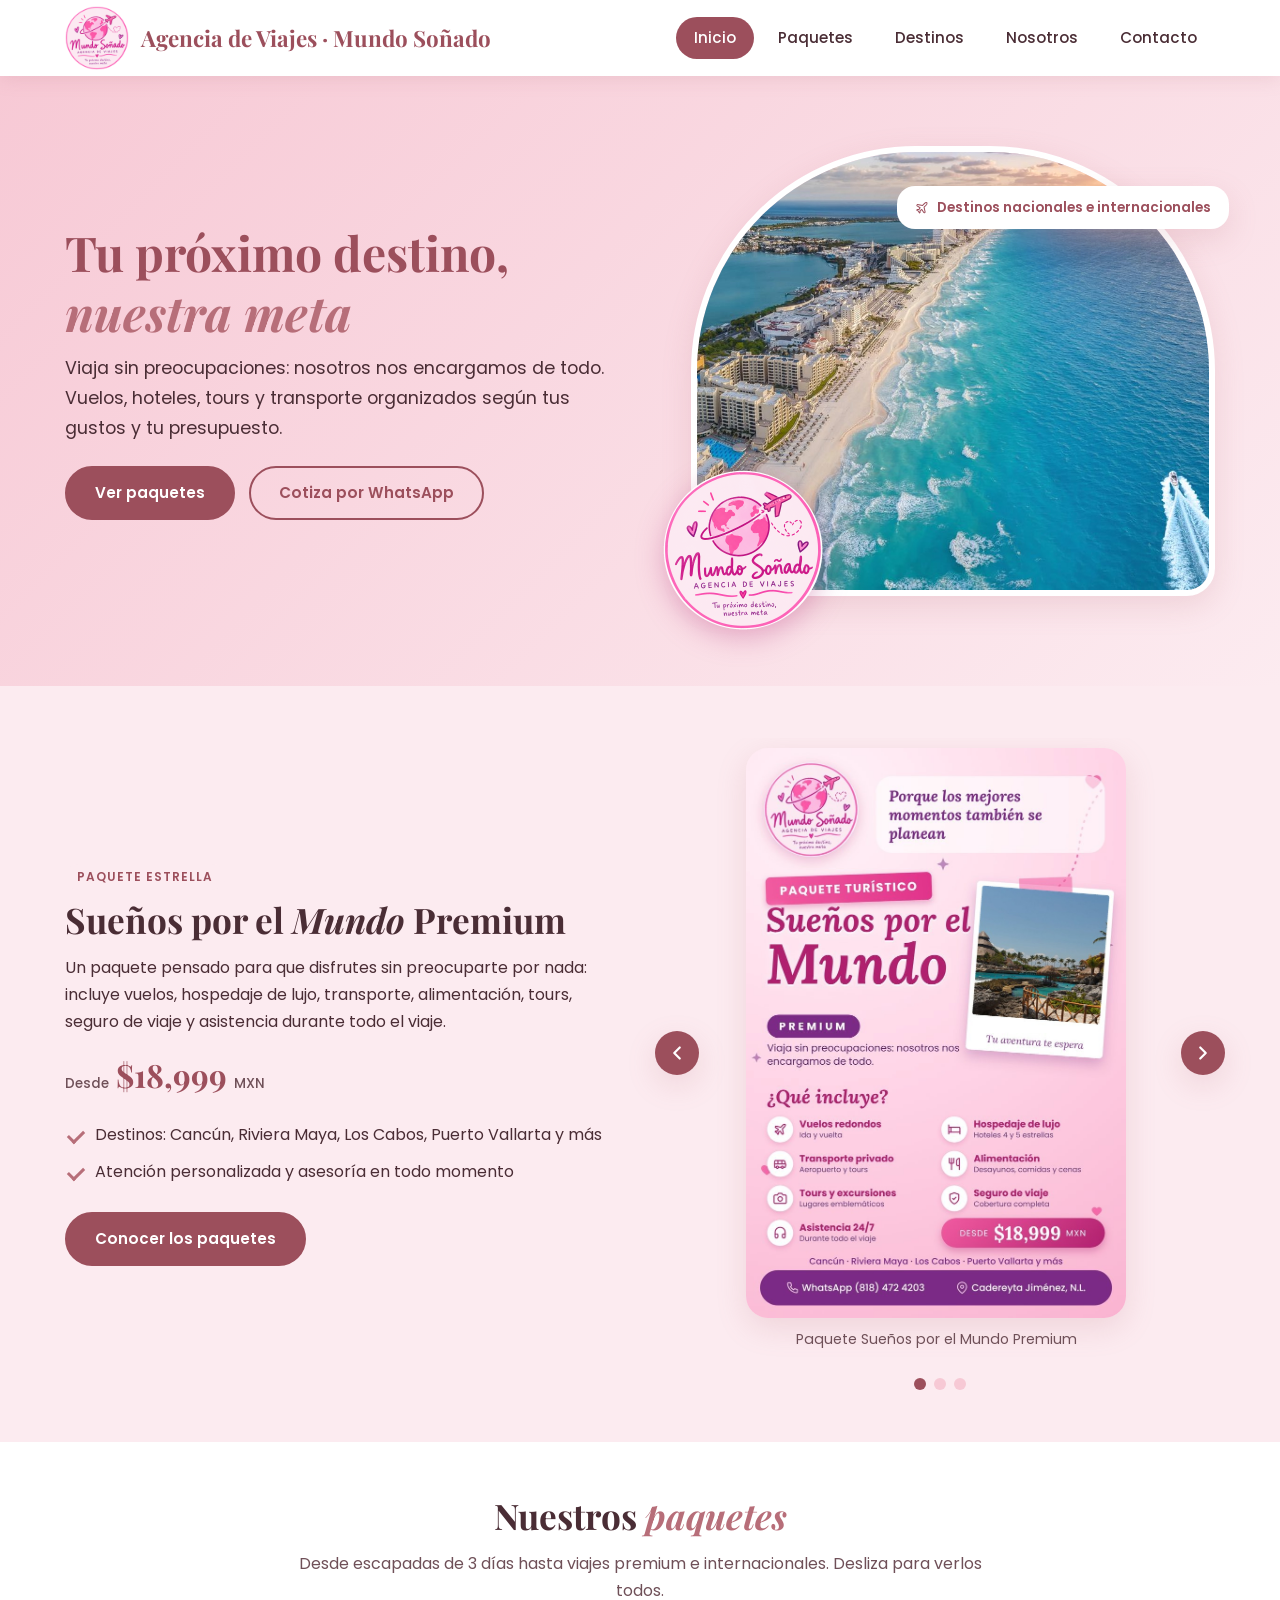
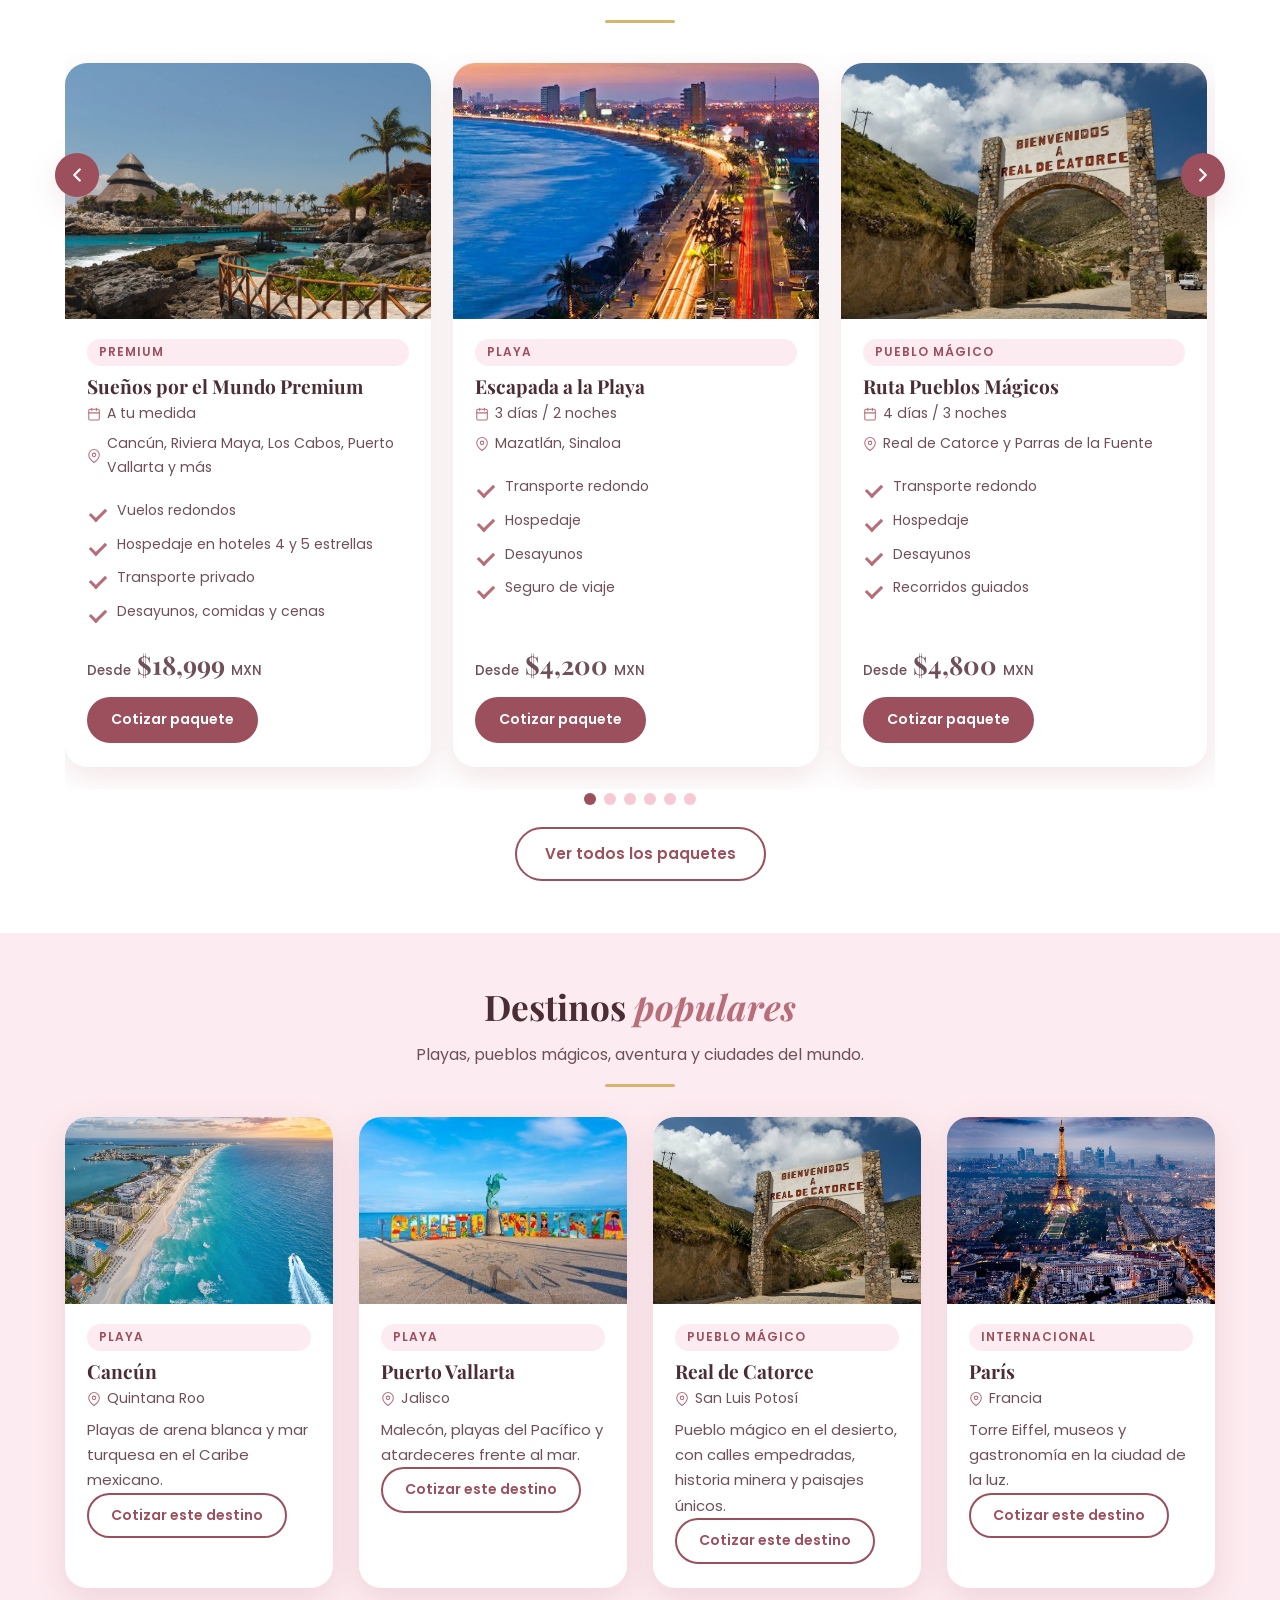
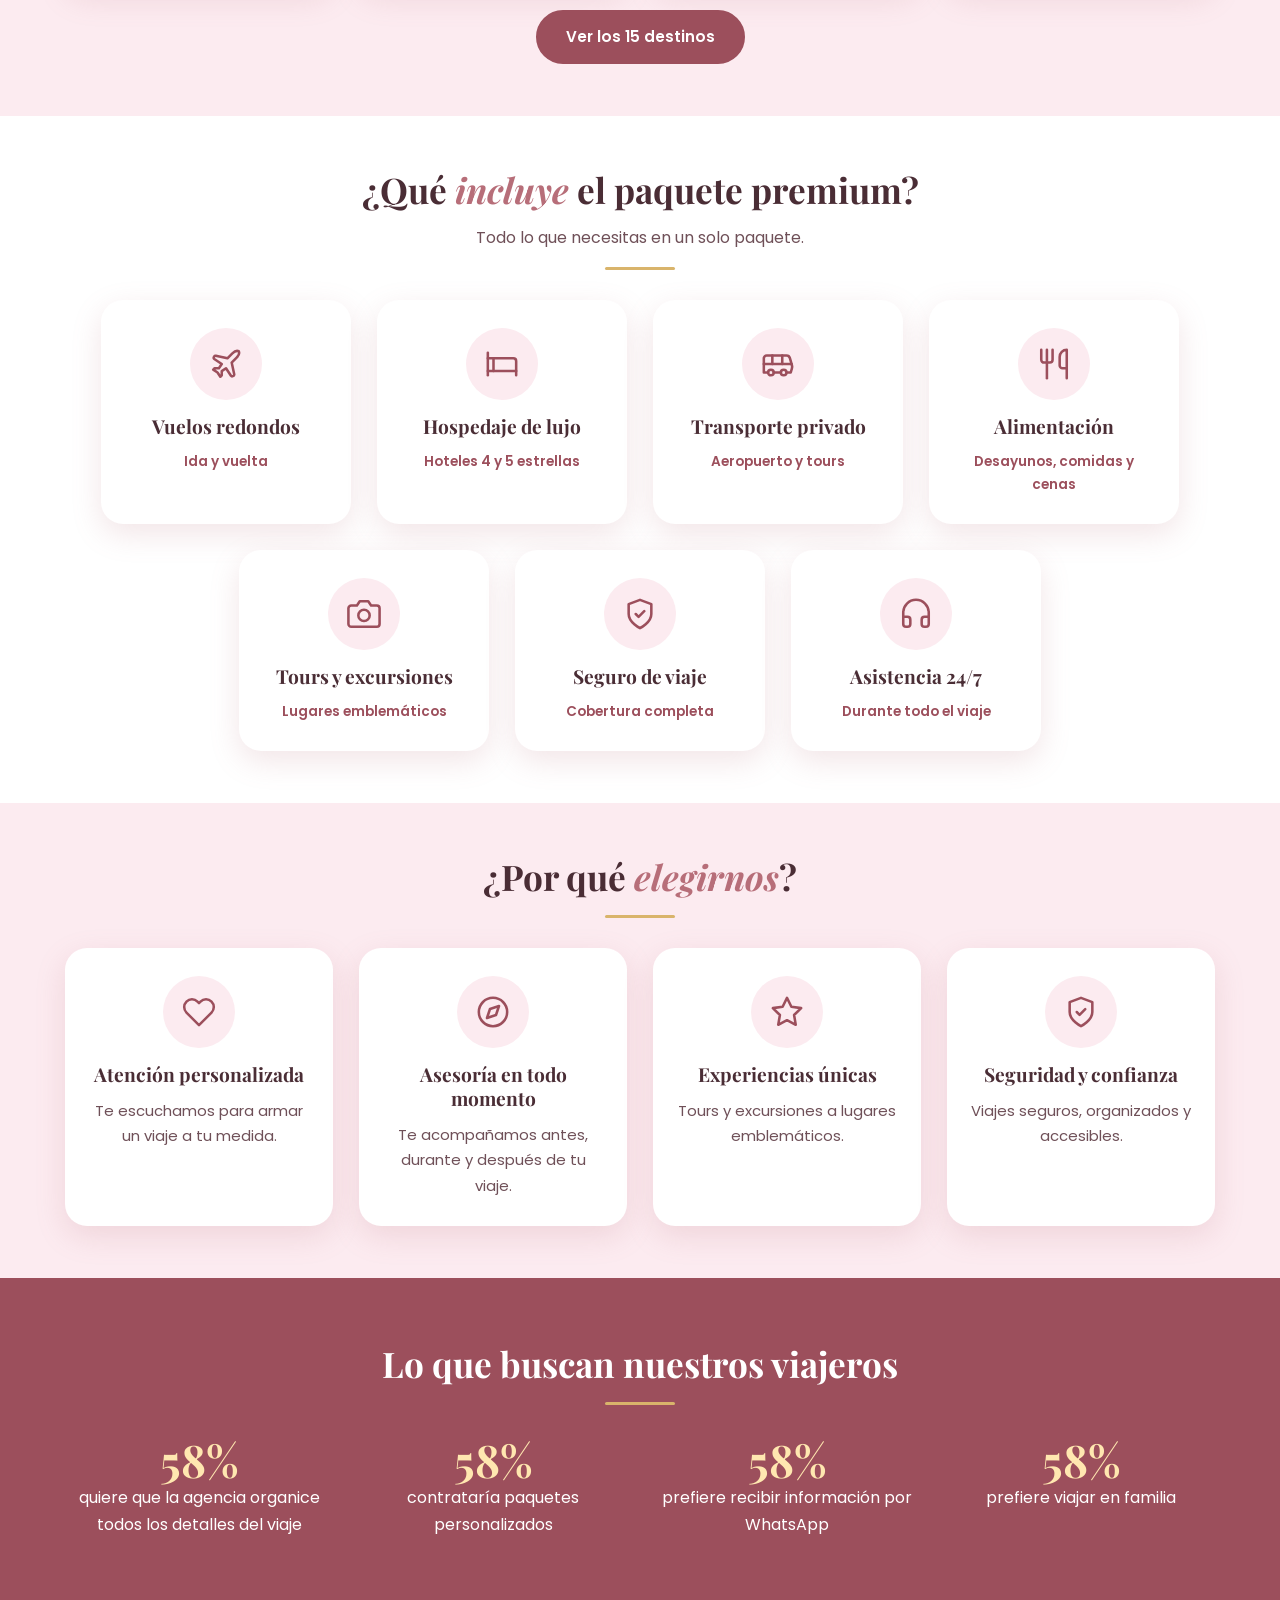
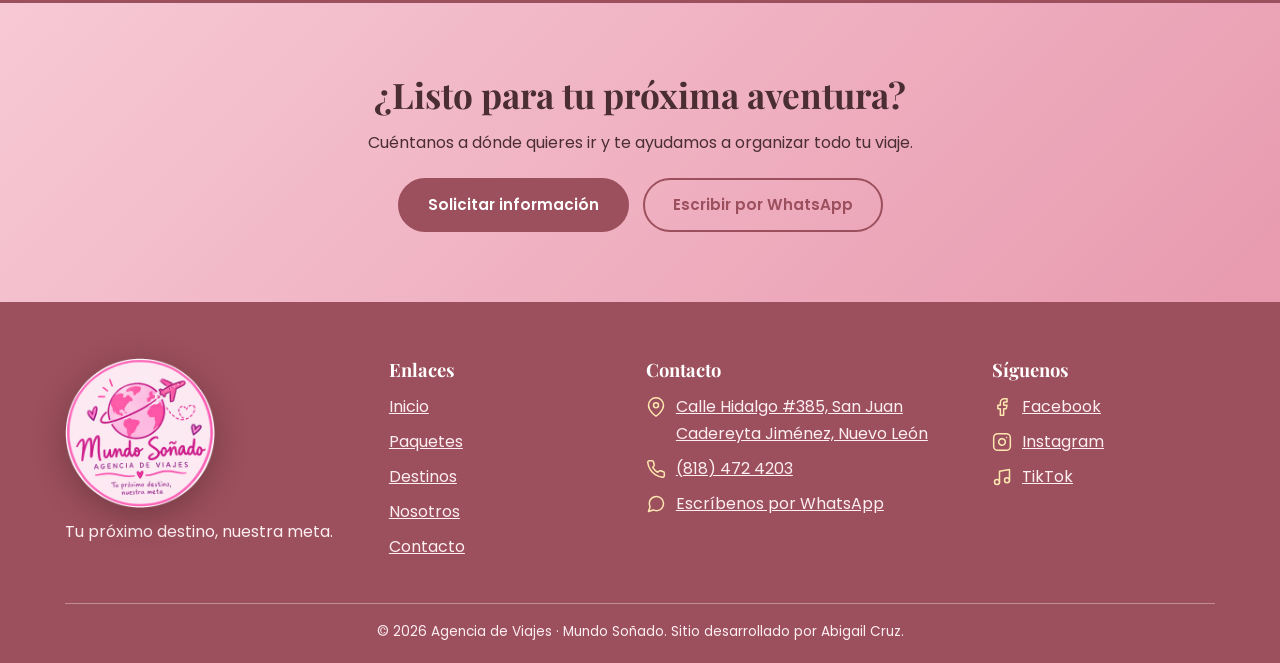
<file: Agencia de Viajes Mundo Soñado/mundo_sonado/index.html>
<!DOCTYPE html>
<html lang="es">
<head>
  <meta charset="UTF-8">
  <meta name="viewport" content="width=device-width, initial-scale=1.0">
  <meta name="description" content="Mundo Soñado, agencia de viajes en Cadereyta Jiménez, N.L. Paquetes turísticos, escapadas y destinos nacionales e internacionales.">
  <title>Mundo Soñado | Agencia de Viajes</title>
  <link rel="icon" type="image/png" href="img/favicon.png">
  <link rel="preconnect" href="https://fonts.googleapis.com">
  <link rel="preconnect" href="https://fonts.gstatic.com" crossorigin>
  <link href="https://fonts.googleapis.com/css2?family=Playfair+Display:ital,wght@0,600;0,700;1,600&family=Poppins:wght@400;500;600&display=swap" rel="stylesheet">
  <link rel="stylesheet" href="styles.css">
</head>
<body>
  <a class="salto" href="#contenido">Saltar al contenido</a>

  <header class="encabezado">
    <div class="contenedor barra">
      <a href="index.html" id="logo" aria-label="Mundo Soñado, ir al inicio">
        <img src="img/logo-mundo-sonado.png" alt="Logo de Mundo Soñado, agencia de viajes: globo terráqueo con un avión" width="64" height="64">
        <span>Agencia de Viajes · Mundo Soñado</span>
      </a>
      <button id="boton-menu" class="boton-menu" type="button" aria-label="Abrir o cerrar el menú" aria-controls="menu-principal" aria-expanded="false">
        <svg class="i-menu" viewBox="0 0 24 24" fill="none" stroke="currentColor" stroke-width="1.8" stroke-linecap="round" stroke-linejoin="round" aria-hidden="true" focusable="false"><path d="M3 12h18M3 6h18M3 18h18"/></svg><svg class="i-cerrar" viewBox="0 0 24 24" fill="none" stroke="currentColor" stroke-width="1.8" stroke-linecap="round" stroke-linejoin="round" aria-hidden="true" focusable="false"><path d="M18 6 6 18M6 6l12 12"/></svg>
      </button>
      <nav class="menu" aria-label="Navegación principal">
      <ul id="menu-principal">
        <li><a href="index.html" class="activo" aria-current="page">Inicio</a></li>
        <li><a href="paquetes.html">Paquetes</a></li>
        <li><a href="destinos.html">Destinos</a></li>
        <li><a href="nosotros.html">Nosotros</a></li>
        <li><a href="contacto.html">Contacto</a></li>
      </ul>
      </nav>
    </div>
  </header>

  <main id="contenido">

    <section id="hero" class="hero portada" aria-labelledby="titulo-hero">
      <div class="contenedor">
        <div>
          <h1 id="titulo-hero">Tu próximo destino, <em>nuestra meta</em></h1>
          <p class="lead">Viaja sin preocupaciones: nosotros nos encargamos de todo. Vuelos, hoteles, tours y transporte organizados según tus gustos y tu presupuesto.</p>
          <div class="botones">
            <a class="boton-primario" href="paquetes.html">Ver paquetes</a>
            <a class="boton-secundario" href="https://wa.me/528184724203" target="_blank" rel="noopener noreferrer">Cotiza por WhatsApp</a>
          </div>
        </div>
        <div class="hero-visual">
          <img class="marco" src="img/fotos/cancun.jpg" onerror="this.onerror=null;this.src='img/cancun.svg'"  alt="Playa de Cancún, Quintana Roo" width="800" height="560">
          <img class="insignia" src="img/logo-mundo-sonado.png" alt="Logo de Mundo Soñado" width="160" height="160">
          <span class="etiqueta-flotante"><svg class="icono-svg" viewBox="0 0 24 24" fill="none" stroke="currentColor" stroke-width="1.8" stroke-linecap="round" stroke-linejoin="round" aria-hidden="true" focusable="false"><path d="M17.8 19.2 16 11l3.5-3.5C21 6 21.5 4 21 3c-1-.5-3 0-4.5 1.5L13 8 4.8 6.2c-.5-.1-.9.1-1.1.5l-.3.5c-.2.5-.1 1 .3 1.3L9 12l-2 3H4l-1 1 3 2 2 3 1-1v-3l3-2 3.5 5.3c.3.4.8.5 1.3.3l.5-.2c.4-.3.6-.7.5-1.2z"/></svg>Destinos nacionales e internacionales</span>
        </div>
      </div>
    </section>

    <section class="bloque" aria-labelledby="titulo-premium">
      <div class="contenedor dos-columnas">
        <div>
          <span class="etiqueta">Paquete estrella</span>
          <h2 id="titulo-premium">Sueños por el <em>Mundo</em> Premium</h2>
          <p>Un paquete pensado para que disfrutes sin preocuparte por nada: incluye vuelos, hospedaje de lujo, transporte, alimentación, tours, seguro de viaje y asistencia durante todo el viaje.</p>
          <p class="precio"><small>Desde</small> $18,999 <small>MXN</small></p>
          <ul class="lista-check">
            <li>Destinos: Cancún, Riviera Maya, Los Cabos, Puerto Vallarta y más</li>
            <li>Atención personalizada y asesoría en todo momento</li>
          </ul>
          <div class="botones">
            <a class="boton-primario" href="paquetes.html">Conocer los paquetes</a>
          </div>
        </div>
        <div class="carrusel individual" role="region" aria-roledescription="carrusel" aria-label="Flyers de Mundo Soñado">
          <button class="carrusel-boton anterior" type="button" aria-label="Diapositiva anterior"><svg viewBox="0 0 24 24" fill="none" stroke="currentColor" stroke-width="2.4" stroke-linecap="round" stroke-linejoin="round" aria-hidden="true"><path d="m9 18 6-6-6-6"/></svg></button>
          <div class="pista" tabindex="0">
            <figure class="diapositiva">
              <img src="img/flyer-premium.jpg" alt="Flyer del paquete Sueños por el Mundo Premium con servicios incluidos, destinos y precio desde $18,999 pesos" width="810" height="1215" loading="lazy">
              <figcaption>Paquete Sueños por el Mundo Premium</figcaption>
            </figure>
            <figure class="diapositiva">
              <img src="img/flyer-escapadas.jpg" alt="Flyer de escapadas de 3 a 4 días: Escapada a la Playa, Ruta Pueblos Mágicos y Aventura en la Huasteca con sus precios" width="810" height="1215" loading="lazy">
              <figcaption>Escapadas de 3 a 4 días</figcaption>
            </figure>
            <figure class="diapositiva">
              <img src="img/flyer-destinos.jpg" alt="Flyer con destinos nacionales e internacionales: Cancún, Los Cabos, Puerto Vallarta, Punta Cana, París y Nueva York" width="810" height="1215" loading="lazy">
              <figcaption>Destinos nacionales e internacionales</figcaption>
            </figure>
          </div>
          <button class="carrusel-boton siguiente" type="button" aria-label="Diapositiva siguiente"><svg viewBox="0 0 24 24" fill="none" stroke="currentColor" stroke-width="2.4" stroke-linecap="round" stroke-linejoin="round" aria-hidden="true"><path d="m9 18 6-6-6-6"/></svg></button>
          <div class="puntos"></div>
        </div>
      </div>
    </section>

    <section class="bloque blanco" aria-labelledby="titulo-paquetes">
      <div class="contenedor">
        <div class="titulo-seccion">
          <h2 id="titulo-paquetes">Nuestros <em>paquetes</em></h2>
          <p>Desde escapadas de 3 días hasta viajes premium e internacionales. Desliza para verlos todos.</p>
        </div>
        <div class="carrusel " role="region" aria-roledescription="carrusel" aria-label="Paquetes de viaje">
          <button class="carrusel-boton anterior" type="button" aria-label="Diapositiva anterior"><svg viewBox="0 0 24 24" fill="none" stroke="currentColor" stroke-width="2.4" stroke-linecap="round" stroke-linejoin="round" aria-hidden="true"><path d="m9 18 6-6-6-6"/></svg></button>
          <div class="pista" tabindex="0">
            <div class="diapositiva">
          <article class="tarjeta con-imagen">
            <img src="img/fotos/riviera-maya.jpg" onerror="this.onerror=null;this.src='img/riviera-maya.svg'"  alt="Costa de la Riviera Maya, Quintana Roo" width="800" height="560" loading="lazy">
            <div class="contenido">
              <span class="etiqueta">Premium</span>
              <h3>Sueños por el Mundo Premium</h3>
              <p class="datos"><svg class="icono-svg" viewBox="0 0 24 24" fill="none" stroke="currentColor" stroke-width="1.8" stroke-linecap="round" stroke-linejoin="round" aria-hidden="true" focusable="false"><rect x="3" y="4" width="18" height="18" rx="2"/><path d="M16 2v4M8 2v4M3 10h18"/></svg>A tu medida</p>
              <p class="datos"><svg class="icono-svg" viewBox="0 0 24 24" fill="none" stroke="currentColor" stroke-width="1.8" stroke-linecap="round" stroke-linejoin="round" aria-hidden="true" focusable="false"><path d="M21 10c0 7-9 13-9 13s-9-6-9-13a9 9 0 0 1 18 0z"/><circle cx="12" cy="10" r="3"/></svg>Cancún, Riviera Maya, Los Cabos, Puerto Vallarta y más</p>
              <ul class="lista-check">
                <li>Vuelos redondos</li>
                <li>Hospedaje en hoteles 4 y 5 estrellas</li>
                <li>Transporte privado</li>
                <li>Desayunos, comidas y cenas</li>
              </ul>
              <p class="precio"><small>Desde</small> $18,999 <small>MXN</small></p>
              <a class="boton-primario" href="contacto.html?paquete=Sue%C3%B1os%20por%20el%20Mundo%20Premium">Cotizar paquete</a>
            </div>
          </article>
            </div>
            <div class="diapositiva">
          <article class="tarjeta con-imagen">
            <img src="img/fotos/mazatlan.jpg" onerror="this.onerror=null;this.src='img/mazatlan.svg'"  alt="Malecón y costa de Mazatlán, Sinaloa" width="800" height="560" loading="lazy">
            <div class="contenido">
              <span class="etiqueta">Playa</span>
              <h3>Escapada a la Playa</h3>
              <p class="datos"><svg class="icono-svg" viewBox="0 0 24 24" fill="none" stroke="currentColor" stroke-width="1.8" stroke-linecap="round" stroke-linejoin="round" aria-hidden="true" focusable="false"><rect x="3" y="4" width="18" height="18" rx="2"/><path d="M16 2v4M8 2v4M3 10h18"/></svg>3 días / 2 noches</p>
              <p class="datos"><svg class="icono-svg" viewBox="0 0 24 24" fill="none" stroke="currentColor" stroke-width="1.8" stroke-linecap="round" stroke-linejoin="round" aria-hidden="true" focusable="false"><path d="M21 10c0 7-9 13-9 13s-9-6-9-13a9 9 0 0 1 18 0z"/><circle cx="12" cy="10" r="3"/></svg>Mazatlán, Sinaloa</p>
              <ul class="lista-check">
                <li>Transporte redondo</li>
                <li>Hospedaje</li>
                <li>Desayunos</li>
                <li>Seguro de viaje</li>
              </ul>
              <p class="precio"><small>Desde</small> $4,200 <small>MXN</small></p>
              <a class="boton-primario" href="contacto.html?paquete=Escapada%20a%20la%20Playa">Cotizar paquete</a>
            </div>
          </article>
            </div>
            <div class="diapositiva">
          <article class="tarjeta con-imagen">
            <img src="img/fotos/real-de-catorce.jpg" onerror="this.onerror=null;this.src='img/real-de-catorce.svg'"  alt="Calles y paisaje de Real de Catorce, San Luis Potosí" width="800" height="560" loading="lazy">
            <div class="contenido">
              <span class="etiqueta">Pueblo mágico</span>
              <h3>Ruta Pueblos Mágicos</h3>
              <p class="datos"><svg class="icono-svg" viewBox="0 0 24 24" fill="none" stroke="currentColor" stroke-width="1.8" stroke-linecap="round" stroke-linejoin="round" aria-hidden="true" focusable="false"><rect x="3" y="4" width="18" height="18" rx="2"/><path d="M16 2v4M8 2v4M3 10h18"/></svg>4 días / 3 noches</p>
              <p class="datos"><svg class="icono-svg" viewBox="0 0 24 24" fill="none" stroke="currentColor" stroke-width="1.8" stroke-linecap="round" stroke-linejoin="round" aria-hidden="true" focusable="false"><path d="M21 10c0 7-9 13-9 13s-9-6-9-13a9 9 0 0 1 18 0z"/><circle cx="12" cy="10" r="3"/></svg>Real de Catorce y Parras de la Fuente</p>
              <ul class="lista-check">
                <li>Transporte redondo</li>
                <li>Hospedaje</li>
                <li>Desayunos</li>
                <li>Recorridos guiados</li>
              </ul>
              <p class="precio"><small>Desde</small> $4,800 <small>MXN</small></p>
              <a class="boton-primario" href="contacto.html?paquete=Ruta%20Pueblos%20M%C3%A1gicos">Cotizar paquete</a>
            </div>
          </article>
            </div>
            <div class="diapositiva">
          <article class="tarjeta con-imagen">
            <img src="img/fotos/huasteca.jpg" onerror="this.onerror=null;this.src='img/huasteca.svg'"  alt="Cascadas de la Huasteca Potosina, San Luis Potosí" width="800" height="560" loading="lazy">
            <div class="contenido">
              <span class="etiqueta">Aventura</span>
              <h3>Aventura en la Huasteca</h3>
              <p class="datos"><svg class="icono-svg" viewBox="0 0 24 24" fill="none" stroke="currentColor" stroke-width="1.8" stroke-linecap="round" stroke-linejoin="round" aria-hidden="true" focusable="false"><rect x="3" y="4" width="18" height="18" rx="2"/><path d="M16 2v4M8 2v4M3 10h18"/></svg>3 días / 2 noches</p>
              <p class="datos"><svg class="icono-svg" viewBox="0 0 24 24" fill="none" stroke="currentColor" stroke-width="1.8" stroke-linecap="round" stroke-linejoin="round" aria-hidden="true" focusable="false"><path d="M21 10c0 7-9 13-9 13s-9-6-9-13a9 9 0 0 1 18 0z"/><circle cx="12" cy="10" r="3"/></svg>Huasteca Potosina, San Luis Potosí</p>
              <ul class="lista-check">
                <li>Transporte redondo</li>
                <li>Hospedaje</li>
                <li>Tours de aventura y cascadas</li>
                <li>Guía local</li>
              </ul>
              <p class="precio"><small>Desde</small> $3,900 <small>MXN</small></p>
              <a class="boton-primario" href="contacto.html?paquete=Aventura%20en%20la%20Huasteca">Cotizar paquete</a>
            </div>
          </article>
            </div>
            <div class="diapositiva">
          <article class="tarjeta con-imagen">
            <img src="img/fotos/puerto-vallarta.jpg" onerror="this.onerror=null;this.src='img/puerto-vallarta.svg'"  alt="Malecón y bahía de Puerto Vallarta, Jalisco" width="800" height="560" loading="lazy">
            <div class="contenido">
              <span class="etiqueta">Romántico</span>
              <h3>Escapada Romántica</h3>
              <p class="datos"><svg class="icono-svg" viewBox="0 0 24 24" fill="none" stroke="currentColor" stroke-width="1.8" stroke-linecap="round" stroke-linejoin="round" aria-hidden="true" focusable="false"><rect x="3" y="4" width="18" height="18" rx="2"/><path d="M16 2v4M8 2v4M3 10h18"/></svg>4 días / 3 noches</p>
              <p class="datos"><svg class="icono-svg" viewBox="0 0 24 24" fill="none" stroke="currentColor" stroke-width="1.8" stroke-linecap="round" stroke-linejoin="round" aria-hidden="true" focusable="false"><path d="M21 10c0 7-9 13-9 13s-9-6-9-13a9 9 0 0 1 18 0z"/><circle cx="12" cy="10" r="3"/></svg>Puerto Vallarta, Jalisco</p>
              <ul class="lista-check">
                <li>Vuelo redondo</li>
                <li>Hospedaje</li>
                <li>Traslados aeropuerto-hotel</li>
                <li>Desayunos</li>
              </ul>
              <p class="precio"><small>Desde</small> $11,900 <small>MXN</small></p>
              <a class="boton-primario" href="contacto.html?paquete=Escapada%20Rom%C3%A1ntica">Cotizar paquete</a>
            </div>
          </article>
            </div>
            <div class="diapositiva">
          <article class="tarjeta con-imagen">
            <img src="img/fotos/punta-cana.jpg" onerror="this.onerror=null;this.src='img/punta-cana.svg'"  alt="Marina y costa de Punta Cana, República Dominicana" width="800" height="560" loading="lazy">
            <div class="contenido">
              <span class="etiqueta">Internacional</span>
              <h3>Caribe Internacional</h3>
              <p class="datos"><svg class="icono-svg" viewBox="0 0 24 24" fill="none" stroke="currentColor" stroke-width="1.8" stroke-linecap="round" stroke-linejoin="round" aria-hidden="true" focusable="false"><rect x="3" y="4" width="18" height="18" rx="2"/><path d="M16 2v4M8 2v4M3 10h18"/></svg>5 días / 4 noches</p>
              <p class="datos"><svg class="icono-svg" viewBox="0 0 24 24" fill="none" stroke="currentColor" stroke-width="1.8" stroke-linecap="round" stroke-linejoin="round" aria-hidden="true" focusable="false"><path d="M21 10c0 7-9 13-9 13s-9-6-9-13a9 9 0 0 1 18 0z"/><circle cx="12" cy="10" r="3"/></svg>Punta Cana, República Dominicana</p>
              <ul class="lista-check">
                <li>Vuelo redondo</li>
                <li>Hospedaje todo incluido</li>
                <li>Traslados</li>
                <li>Seguro de viaje</li>
              </ul>
              <p class="precio"><small>Desde</small> $21,500 <small>MXN</small></p>
              <a class="boton-primario" href="contacto.html?paquete=Caribe%20Internacional">Cotizar paquete</a>
            </div>
          </article>
            </div>
          </div>
          <button class="carrusel-boton siguiente" type="button" aria-label="Diapositiva siguiente"><svg viewBox="0 0 24 24" fill="none" stroke="currentColor" stroke-width="2.4" stroke-linecap="round" stroke-linejoin="round" aria-hidden="true"><path d="m9 18 6-6-6-6"/></svg></button>
          <div class="puntos"></div>
        </div>
        <div class="botones centro"><a class="boton-secundario" href="paquetes.html">Ver todos los paquetes</a></div>
      </div>
    </section>

    <section class="bloque" aria-labelledby="titulo-populares">
      <div class="contenedor">
        <div class="titulo-seccion">
          <h2 id="titulo-populares">Destinos <em>populares</em></h2>
          <p>Playas, pueblos mágicos, aventura y ciudades del mundo.</p>
        </div>
        <div class="rejilla">
          <article class="tarjeta con-imagen">
            <img src="img/fotos/cancun.jpg" onerror="this.onerror=null;this.src='img/cancun.svg'"  alt="Playa de Cancún, Quintana Roo" width="800" height="560" loading="lazy">
            <div class="contenido">
              <span class="etiqueta">Playa</span>
              <h3>Cancún</h3>
              <p class="datos"><svg class="icono-svg" viewBox="0 0 24 24" fill="none" stroke="currentColor" stroke-width="1.8" stroke-linecap="round" stroke-linejoin="round" aria-hidden="true" focusable="false"><path d="M21 10c0 7-9 13-9 13s-9-6-9-13a9 9 0 0 1 18 0z"/><circle cx="12" cy="10" r="3"/></svg>Quintana Roo</p>
              <p>Playas de arena blanca y mar turquesa en el Caribe mexicano.</p>
              <a class="boton-secundario" href="contacto.html?destino=Canc%C3%BAn">Cotizar este destino</a>
            </div>
          </article>
          <article class="tarjeta con-imagen">
            <img src="img/fotos/puerto-vallarta.jpg" onerror="this.onerror=null;this.src='img/puerto-vallarta.svg'"  alt="Malecón y bahía de Puerto Vallarta, Jalisco" width="800" height="560" loading="lazy">
            <div class="contenido">
              <span class="etiqueta">Playa</span>
              <h3>Puerto Vallarta</h3>
              <p class="datos"><svg class="icono-svg" viewBox="0 0 24 24" fill="none" stroke="currentColor" stroke-width="1.8" stroke-linecap="round" stroke-linejoin="round" aria-hidden="true" focusable="false"><path d="M21 10c0 7-9 13-9 13s-9-6-9-13a9 9 0 0 1 18 0z"/><circle cx="12" cy="10" r="3"/></svg>Jalisco</p>
              <p>Malecón, playas del Pacífico y atardeceres frente al mar.</p>
              <a class="boton-secundario" href="contacto.html?destino=Puerto%20Vallarta">Cotizar este destino</a>
            </div>
          </article>
          <article class="tarjeta con-imagen">
            <img src="img/fotos/real-de-catorce.jpg" onerror="this.onerror=null;this.src='img/real-de-catorce.svg'"  alt="Calles y paisaje de Real de Catorce, San Luis Potosí" width="800" height="560" loading="lazy">
            <div class="contenido">
              <span class="etiqueta">Pueblo mágico</span>
              <h3>Real de Catorce</h3>
              <p class="datos"><svg class="icono-svg" viewBox="0 0 24 24" fill="none" stroke="currentColor" stroke-width="1.8" stroke-linecap="round" stroke-linejoin="round" aria-hidden="true" focusable="false"><path d="M21 10c0 7-9 13-9 13s-9-6-9-13a9 9 0 0 1 18 0z"/><circle cx="12" cy="10" r="3"/></svg>San Luis Potosí</p>
              <p>Pueblo mágico en el desierto, con calles empedradas, historia minera y paisajes únicos.</p>
              <a class="boton-secundario" href="contacto.html?destino=Real%20de%20Catorce">Cotizar este destino</a>
            </div>
          </article>
          <article class="tarjeta con-imagen">
            <img src="img/fotos/paris.jpg" onerror="this.onerror=null;this.src='img/paris.svg'"  alt="Torre Eiffel en París, Francia" width="800" height="560" loading="lazy">
            <div class="contenido">
              <span class="etiqueta">Internacional</span>
              <h3>París</h3>
              <p class="datos"><svg class="icono-svg" viewBox="0 0 24 24" fill="none" stroke="currentColor" stroke-width="1.8" stroke-linecap="round" stroke-linejoin="round" aria-hidden="true" focusable="false"><path d="M21 10c0 7-9 13-9 13s-9-6-9-13a9 9 0 0 1 18 0z"/><circle cx="12" cy="10" r="3"/></svg>Francia</p>
              <p>Torre Eiffel, museos y gastronomía en la ciudad de la luz.</p>
              <a class="boton-secundario" href="contacto.html?destino=Par%C3%ADs">Cotizar este destino</a>
            </div>
          </article>
        </div>
        <div class="botones centro"><a class="boton-primario" href="destinos.html">Ver los 15 destinos</a></div>
      </div>
    </section>

    <section class="bloque blanco" aria-labelledby="titulo-incluye">
      <div class="contenedor">
        <div class="titulo-seccion">
          <h2 id="titulo-incluye">¿Qué <em>incluye</em> el paquete premium?</h2>
          <p>Todo lo que necesitas en un solo paquete.</p>
        </div>
        <div class="rejilla centrada">
          <article class="tarjeta centrada">
            <div class="icono"><svg class="icono-svg" viewBox="0 0 24 24" fill="none" stroke="currentColor" stroke-width="1.8" stroke-linecap="round" stroke-linejoin="round" aria-hidden="true" focusable="false"><path d="M17.8 19.2 16 11l3.5-3.5C21 6 21.5 4 21 3c-1-.5-3 0-4.5 1.5L13 8 4.8 6.2c-.5-.1-.9.1-1.1.5l-.3.5c-.2.5-.1 1 .3 1.3L9 12l-2 3H4l-1 1 3 2 2 3 1-1v-3l3-2 3.5 5.3c.3.4.8.5 1.3.3l.5-.2c.4-.3.6-.7.5-1.2z"/></svg></div>
            <h3>Vuelos redondos</h3>
            <span class="detalle">Ida y vuelta</span>
          </article>
          <article class="tarjeta centrada">
            <div class="icono"><svg class="icono-svg" viewBox="0 0 24 24" fill="none" stroke="currentColor" stroke-width="1.8" stroke-linecap="round" stroke-linejoin="round" aria-hidden="true" focusable="false"><path d="M2 4v16"/><path d="M2 8h18a2 2 0 0 1 2 2v10"/><path d="M2 17h20"/><path d="M6 8v9"/></svg></div>
            <h3>Hospedaje de lujo</h3>
            <span class="detalle">Hoteles 4 y 5 estrellas</span>
          </article>
          <article class="tarjeta centrada">
            <div class="icono"><svg class="icono-svg" viewBox="0 0 24 24" fill="none" stroke="currentColor" stroke-width="1.8" stroke-linecap="round" stroke-linejoin="round" aria-hidden="true" focusable="false"><path d="M8 6v6"/><path d="M15 6v6"/><path d="M2 12h19.6"/><path d="M18 18h3s.5-1.7.8-2.8c.1-.4.2-.8.2-1.2 0-.4-.1-.8-.2-1.2l-1.4-5C20.1 6.8 19.1 6 18 6H4a2 2 0 0 0-2 2v10h3"/><circle cx="7" cy="18" r="2"/><path d="M9 18h5"/><circle cx="16" cy="18" r="2"/></svg></div>
            <h3>Transporte privado</h3>
            <span class="detalle">Aeropuerto y tours</span>
          </article>
          <article class="tarjeta centrada">
            <div class="icono"><svg class="icono-svg" viewBox="0 0 24 24" fill="none" stroke="currentColor" stroke-width="1.8" stroke-linecap="round" stroke-linejoin="round" aria-hidden="true" focusable="false"><path d="M3 2v7c0 1.1.9 2 2 2h4a2 2 0 0 0 2-2V2"/><path d="M7 2v20"/><path d="M21 15V2a5 5 0 0 0-5 5v6c0 1.1.9 2 2 2h3Zm0 0v7"/></svg></div>
            <h3>Alimentación</h3>
            <span class="detalle">Desayunos, comidas y cenas</span>
          </article>
          <article class="tarjeta centrada">
            <div class="icono"><svg class="icono-svg" viewBox="0 0 24 24" fill="none" stroke="currentColor" stroke-width="1.8" stroke-linecap="round" stroke-linejoin="round" aria-hidden="true" focusable="false"><path d="M23 19a2 2 0 0 1-2 2H3a2 2 0 0 1-2-2V8a2 2 0 0 1 2-2h4l2-3h6l2 3h4a2 2 0 0 1 2 2z"/><circle cx="12" cy="13" r="4"/></svg></div>
            <h3>Tours y excursiones</h3>
            <span class="detalle">Lugares emblemáticos</span>
          </article>
          <article class="tarjeta centrada">
            <div class="icono"><svg class="icono-svg" viewBox="0 0 24 24" fill="none" stroke="currentColor" stroke-width="1.8" stroke-linecap="round" stroke-linejoin="round" aria-hidden="true" focusable="false"><path d="M12 22s8-4 8-10V5l-8-3-8 3v7c0 6 8 10 8 10z"/><path d="m9 12 2 2 4-4"/></svg></div>
            <h3>Seguro de viaje</h3>
            <span class="detalle">Cobertura completa</span>
          </article>
          <article class="tarjeta centrada">
            <div class="icono"><svg class="icono-svg" viewBox="0 0 24 24" fill="none" stroke="currentColor" stroke-width="1.8" stroke-linecap="round" stroke-linejoin="round" aria-hidden="true" focusable="false"><path d="M3 14v-3a9 9 0 0 1 18 0v3"/><path d="M21 19a2 2 0 0 1-2 2h-1a2 2 0 0 1-2-2v-3a2 2 0 0 1 2-2h3z"/><path d="M3 19a2 2 0 0 0 2 2h1a2 2 0 0 0 2-2v-3a2 2 0 0 0-2-2H3z"/></svg></div>
            <h3>Asistencia 24/7</h3>
            <span class="detalle">Durante todo el viaje</span>
          </article>
        </div>
      </div>
    </section>

    <section class="bloque" aria-labelledby="titulo-elegirnos">
      <div class="contenedor">
        <div class="titulo-seccion">
          <h2 id="titulo-elegirnos">¿Por qué <em>elegirnos</em>?</h2>
        </div>
        <div class="rejilla">
          <article class="tarjeta centrada">
            <div class="icono"><svg class="icono-svg" viewBox="0 0 24 24" fill="none" stroke="currentColor" stroke-width="1.8" stroke-linecap="round" stroke-linejoin="round" aria-hidden="true" focusable="false"><path d="M20.84 4.61a5.5 5.5 0 0 0-7.78 0L12 5.67l-1.06-1.06a5.5 5.5 0 0 0-7.78 7.78l1.06 1.06L12 21.23l7.78-7.78 1.06-1.06a5.5 5.5 0 0 0 0-7.78z"/></svg></div>
            <h3>Atención personalizada</h3>
            <p>Te escuchamos para armar un viaje a tu medida.</p>
          </article>
          <article class="tarjeta centrada">
            <div class="icono"><svg class="icono-svg" viewBox="0 0 24 24" fill="none" stroke="currentColor" stroke-width="1.8" stroke-linecap="round" stroke-linejoin="round" aria-hidden="true" focusable="false"><circle cx="12" cy="12" r="10"/><polygon points="16.24 7.76 14.12 14.12 7.76 16.24 9.88 9.88 16.24 7.76"/></svg></div>
            <h3>Asesoría en todo momento</h3>
            <p>Te acompañamos antes, durante y después de tu viaje.</p>
          </article>
          <article class="tarjeta centrada">
            <div class="icono"><svg class="icono-svg" viewBox="0 0 24 24" fill="none" stroke="currentColor" stroke-width="1.8" stroke-linecap="round" stroke-linejoin="round" aria-hidden="true" focusable="false"><polygon points="12 2 15.09 8.26 22 9.27 17 14.14 18.18 21.02 12 17.77 5.82 21.02 7 14.14 2 9.27 8.91 8.26 12 2"/></svg></div>
            <h3>Experiencias únicas</h3>
            <p>Tours y excursiones a lugares emblemáticos.</p>
          </article>
          <article class="tarjeta centrada">
            <div class="icono"><svg class="icono-svg" viewBox="0 0 24 24" fill="none" stroke="currentColor" stroke-width="1.8" stroke-linecap="round" stroke-linejoin="round" aria-hidden="true" focusable="false"><path d="M12 22s8-4 8-10V5l-8-3-8 3v7c0 6 8 10 8 10z"/><path d="m9 12 2 2 4-4"/></svg></div>
            <h3>Seguridad y confianza</h3>
            <p>Viajes seguros, organizados y accesibles.</p>
          </article>
        </div>
      </div>
    </section>

    <section class="estadisticas" aria-labelledby="titulo-encuesta">
      <div class="contenedor">
        <div class="titulo-seccion">
          <h2 id="titulo-encuesta">Lo que buscan nuestros viajeros</h2>
        </div>
        <div class="rejilla">
          <div><strong data-meta="100" data-sufijo="%">100%</strong>quiere que la agencia organice todos los detalles del viaje</div>
          <div><strong data-meta="100" data-sufijo="%">100%</strong>contrataría paquetes personalizados</div>
          <div><strong data-meta="93" data-sufijo="%">93%</strong>prefiere recibir información por WhatsApp</div>
          <div><strong data-meta="67" data-sufijo="%">67%</strong>prefiere viajar en familia</div>
        </div>
      </div>
    </section>

    <section class="cta" aria-labelledby="cta-titulo">
      <div class="contenedor">
        <h2 id="cta-titulo">¿Listo para tu próxima aventura?</h2>
        <p>Cuéntanos a dónde quieres ir y te ayudamos a organizar todo tu viaje.</p>
        <div class="botones centro">
          <a class="boton-primario" href="contacto.html">Solicitar información</a>
          <a class="boton-secundario" href="https://wa.me/528184724203" target="_blank" rel="noopener noreferrer">Escribir por WhatsApp</a>
        </div>
      </div>
    </section>

  </main>

  <footer class="pie">
    <div class="contenedor">
      <div class="pie-grid">
        <div class="pie-marca">
          <img src="img/logo-mundo-sonado.png" alt="Logo de Mundo Soñado, agencia de viajes: globo terráqueo con un avión" width="150" height="150" loading="lazy">
          <p>Tu próximo destino, nuestra meta.</p>
        </div>
        <nav aria-label="Enlaces del pie de página">
          <h2 class="titulo-pie">Enlaces</h2>
          <ul>
            <li><a href="index.html">Inicio</a></li>
            <li><a href="paquetes.html">Paquetes</a></li>
            <li><a href="destinos.html">Destinos</a></li>
            <li><a href="nosotros.html">Nosotros</a></li>
            <li><a href="contacto.html">Contacto</a></li>
          </ul>
        </nav>
        <div>
          <h2 class="titulo-pie">Contacto</h2>
          <ul>
            <li><svg class="icono-svg" viewBox="0 0 24 24" fill="none" stroke="currentColor" stroke-width="1.8" stroke-linecap="round" stroke-linejoin="round" aria-hidden="true" focusable="false"><path d="M21 10c0 7-9 13-9 13s-9-6-9-13a9 9 0 0 1 18 0z"/><circle cx="12" cy="10" r="3"/></svg><a href="https://www.google.com/maps/search/?api=1&query=Calle+Hidalgo+385+San+Juan+Cadereyta+Jim%C3%A9nez+Nuevo+Le%C3%B3n" target="_blank" rel="noopener noreferrer">Calle Hidalgo #385, San Juan Cadereyta Jiménez, Nuevo León</a></li>
            <li><svg class="icono-svg" viewBox="0 0 24 24" fill="none" stroke="currentColor" stroke-width="1.8" stroke-linecap="round" stroke-linejoin="round" aria-hidden="true" focusable="false"><path d="M22 16.92v3a2 2 0 0 1-2.18 2 19.79 19.79 0 0 1-8.63-3.07 19.5 19.5 0 0 1-6-6 19.79 19.79 0 0 1-3.07-8.67A2 2 0 0 1 4.11 2h3a2 2 0 0 1 2 1.72 12.84 12.84 0 0 0 .7 2.81 2 2 0 0 1-.45 2.11L8.09 9.91a16 16 0 0 0 6 6l1.27-1.27a2 2 0 0 1 2.11-.45 12.84 12.84 0 0 0 2.81.7A2 2 0 0 1 22 16.92z"/></svg><a href="tel:+528184724203">(818) 472 4203</a></li>
            <li><svg class="icono-svg" viewBox="0 0 24 24" fill="none" stroke="currentColor" stroke-width="1.8" stroke-linecap="round" stroke-linejoin="round" aria-hidden="true" focusable="false"><path d="M21 11.5a8.38 8.38 0 0 1-.9 3.8 8.5 8.5 0 0 1-7.6 4.7 8.38 8.38 0 0 1-3.8-.9L3 21l1.9-5.7a8.38 8.38 0 0 1-.9-3.8 8.5 8.5 0 0 1 4.7-7.6 8.38 8.38 0 0 1 3.8-.9h.5a8.48 8.48 0 0 1 8 8v.5z"/></svg><a href="https://wa.me/528184724203" target="_blank" rel="noopener noreferrer">Escríbenos por WhatsApp</a></li>
          </ul>
        </div>
        <div>
          <h2 class="titulo-pie">Síguenos</h2>
          <ul>
            <li><svg class="icono-svg" viewBox="0 0 24 24" fill="none" stroke="currentColor" stroke-width="1.8" stroke-linecap="round" stroke-linejoin="round" aria-hidden="true" focusable="false"><path d="M18 2h-3a5 5 0 0 0-5 5v3H7v4h3v8h4v-8h3l1-4h-4V7a1 1 0 0 1 1-1h3z"/></svg><a href="https://www.facebook.com/share/1K47izk2hy/?mibextid=wwXIfr" target="_blank" rel="noopener noreferrer">Facebook</a></li>
            <li><svg class="icono-svg" viewBox="0 0 24 24" fill="none" stroke="currentColor" stroke-width="1.8" stroke-linecap="round" stroke-linejoin="round" aria-hidden="true" focusable="false"><rect x="2" y="2" width="20" height="20" rx="5"/><path d="M16 11.37A4 4 0 1 1 12.63 8 4 4 0 0 1 16 11.37z"/><path d="M17.5 6.5h.01"/></svg><a href="https://www.instagram.com/abigail.t20?srtk=MWN2MWVkdWY3YmVtOA%3D%3D&amp;utm_source=qr" target="_blank" rel="noopener noreferrer">Instagram</a></li>
            <li><svg class="icono-svg" viewBox="0 0 24 24" fill="none" stroke="currentColor" stroke-width="1.8" stroke-linecap="round" stroke-linejoin="round" aria-hidden="true" focusable="false"><path d="M9 18V5l12-2v13"/><circle cx="6" cy="18" r="3"/><circle cx="18" cy="16" r="3"/></svg><a href="https://www.tiktok.com/@av_ms20" target="_blank" rel="noopener noreferrer">TikTok</a></li>
          </ul>
        </div>
      </div>
      <p class="copy">© 2026 Agencia de Viajes · Mundo Soñado. Sitio desarrollado por Abigail Cruz.</p>
    </div>
  </footer>

  <script src="script.js"></script>
</body>
</html>
</file>
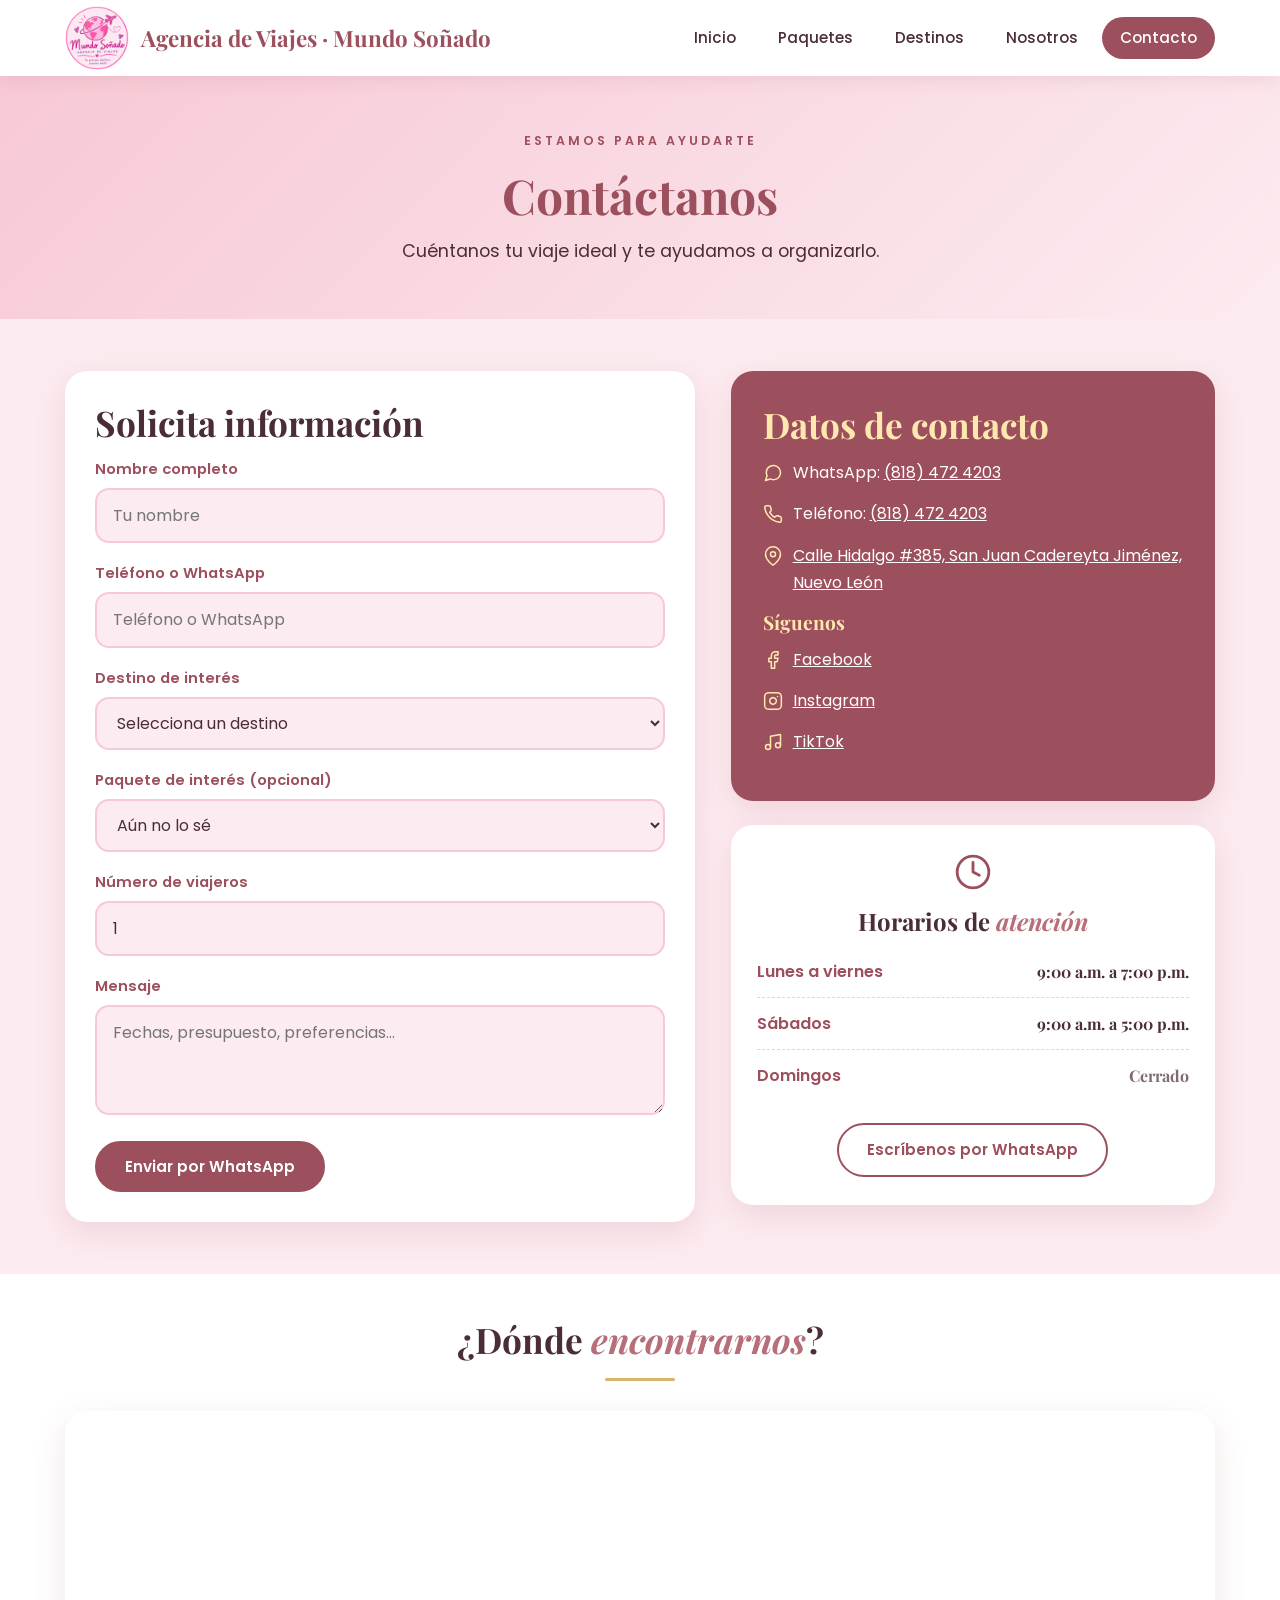
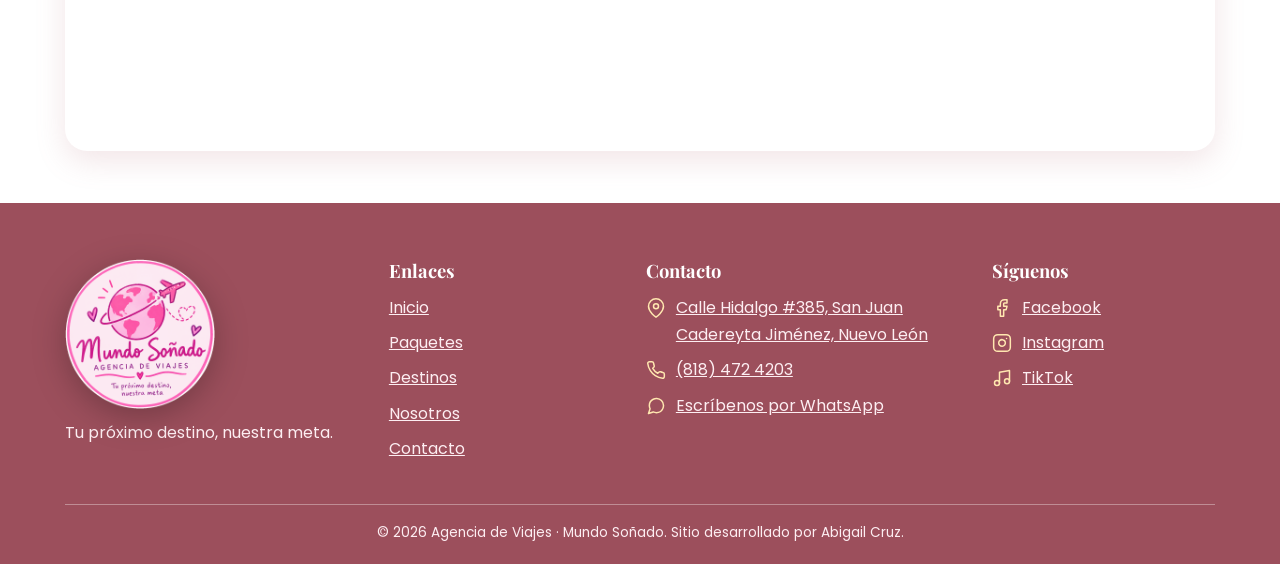
<file: Agencia de Viajes Mundo Soñado/mundo_sonado/contacto.html>
<!DOCTYPE html>
<html lang="es">
<head>
  <meta charset="UTF-8">
  <meta name="viewport" content="width=device-width, initial-scale=1.0">
  <meta name="description" content="Contacta a Mundo Soñado por WhatsApp, teléfono o formulario para solicitar información de tu próximo viaje.">
  <title>Contacto | Mundo Soñado</title>
  <link rel="icon" type="image/png" href="img/favicon.png">
  <link rel="preconnect" href="https://fonts.googleapis.com">
  <link rel="preconnect" href="https://fonts.gstatic.com" crossorigin>
  <link href="https://fonts.googleapis.com/css2?family=Playfair+Display:ital,wght@0,600;0,700;1,600&family=Poppins:wght@400;500;600&display=swap" rel="stylesheet">
  <link rel="stylesheet" href="styles.css">
</head>
<body>
  <a class="salto" href="#contenido">Saltar al contenido</a>

  <header class="encabezado">
    <div class="contenedor barra">
      <a href="index.html" id="logo" aria-label="Mundo Soñado, ir al inicio">
        <img src="img/logo-mundo-sonado.png" alt="Logo de Mundo Soñado, agencia de viajes: globo terráqueo con un avión" width="64" height="64">
        <span>Agencia de Viajes · Mundo Soñado</span>
      </a>
      <button id="boton-menu" class="boton-menu" type="button" aria-label="Abrir o cerrar el menú" aria-controls="menu-principal" aria-expanded="false">
        <svg class="i-menu" viewBox="0 0 24 24" fill="none" stroke="currentColor" stroke-width="1.8" stroke-linecap="round" stroke-linejoin="round" aria-hidden="true" focusable="false"><path d="M3 12h18M3 6h18M3 18h18"/></svg><svg class="i-cerrar" viewBox="0 0 24 24" fill="none" stroke="currentColor" stroke-width="1.8" stroke-linecap="round" stroke-linejoin="round" aria-hidden="true" focusable="false"><path d="M18 6 6 18M6 6l12 12"/></svg>
      </button>
      <nav class="menu" aria-label="Navegación principal">
      <ul id="menu-principal">
        <li><a href="index.html">Inicio</a></li>
        <li><a href="paquetes.html">Paquetes</a></li>
        <li><a href="destinos.html">Destinos</a></li>
        <li><a href="nosotros.html">Nosotros</a></li>
        <li><a href="contacto.html" class="activo" aria-current="page">Contacto</a></li>
      </ul>
      </nav>
    </div>
  </header>

  <main id="contenido">

    <section class="hero" id="hero" aria-labelledby="titulo-hero">
      <div class="contenedor">
        <p class="sobretitulo">Estamos para ayudarte</p>
        <h1 id="titulo-hero">Contáctanos</h1>
        <p class="lead">Cuéntanos tu viaje ideal y te ayudamos a organizarlo.</p>
      </div>
    </section>

    <section class="bloque" aria-labelledby="titulo-formulario">
      <div class="contenedor contacto-grid">

        <form id="formulario-contacto" novalidate>
          <h2 id="titulo-formulario">Solicita información</h2>

          <div class="campo" data-requerido>
            <label for="nombre">Nombre completo</label>
            <input type="text" id="nombre" name="nombre" placeholder="Tu nombre" autocomplete="name">
            <span class="error">Por favor escribe tu nombre.</span>
          </div>

          <div class="campo" data-requerido>
            <label for="telefono">Teléfono o WhatsApp</label>
            <input type="tel" id="telefono" name="telefono" placeholder="Teléfono o WhatsApp" autocomplete="tel" inputmode="tel">
            <span class="error">Escribe un teléfono válido (mínimo 10 dígitos).</span>
          </div>

          <div class="campo" data-requerido>
            <label for="destino">Destino de interés</label>
            <select id="destino" name="destino">
              <option value="">Selecciona un destino</option>
              <option>Cancún</option>
              <option>Riviera Maya</option>
              <option>Los Cabos</option>
              <option>Puerto Vallarta</option>
              <option>Mazatlán</option>
              <option>Real de Catorce</option>
              <option>Parras de la Fuente</option>
              <option>Bernal</option>
              <option>Huasteca Potosina</option>
              <option>Punta Cana</option>
              <option>París</option>
              <option>Nueva York</option>
              <option>Tequila</option>
              <option>Bacalar</option>
              <option>Roma</option>
              <option>Otro destino</option>
            </select>
            <span class="error">Selecciona un destino.</span>
          </div>

          <div class="campo">
            <label for="paquete">Paquete de interés (opcional)</label>
            <select id="paquete" name="paquete">
              <option value="">Aún no lo sé</option>
              <option>Sueños por el Mundo Premium</option>
              <option>Escapada a la Playa</option>
              <option>Ruta Pueblos Mágicos</option>
              <option>Aventura en la Huasteca</option>
              <option>Escapada Romántica</option>
              <option>Caribe Internacional</option>
            </select>
          </div>

          <div class="campo">
            <label for="personas">Número de viajeros</label>
            <input type="number" id="personas" name="personas" min="1" value="1" inputmode="numeric">
          </div>

          <div class="campo" data-requerido>
            <label for="mensaje">Mensaje</label>
            <textarea id="mensaje" name="mensaje" placeholder="Fechas, presupuesto, preferencias..."></textarea>
            <span class="error">Cuéntanos un poco sobre tu viaje.</span>
          </div>

          <button type="submit" class="boton-primario">Enviar por WhatsApp</button>
          <div class="exito" id="mensaje-exito" role="status">Gracias. Se abrió WhatsApp con tu mensaje listo para enviar.</div>
        </form>

        <div class="columna-derecha">
          <aside class="info-contacto" aria-labelledby="titulo-datos">
          <h2 id="titulo-datos">Datos de contacto</h2>
          <ul>
            <li><svg class="icono-svg" viewBox="0 0 24 24" fill="none" stroke="currentColor" stroke-width="1.8" stroke-linecap="round" stroke-linejoin="round" aria-hidden="true" focusable="false"><path d="M21 11.5a8.38 8.38 0 0 1-.9 3.8 8.5 8.5 0 0 1-7.6 4.7 8.38 8.38 0 0 1-3.8-.9L3 21l1.9-5.7a8.38 8.38 0 0 1-.9-3.8 8.5 8.5 0 0 1 4.7-7.6 8.38 8.38 0 0 1 3.8-.9h.5a8.48 8.48 0 0 1 8 8v.5z"/></svg><span>WhatsApp: <a href="https://wa.me/528184724203" target="_blank" rel="noopener noreferrer">(818) 472 4203</a></span></li>
            <li><svg class="icono-svg" viewBox="0 0 24 24" fill="none" stroke="currentColor" stroke-width="1.8" stroke-linecap="round" stroke-linejoin="round" aria-hidden="true" focusable="false"><path d="M22 16.92v3a2 2 0 0 1-2.18 2 19.79 19.79 0 0 1-8.63-3.07 19.5 19.5 0 0 1-6-6 19.79 19.79 0 0 1-3.07-8.67A2 2 0 0 1 4.11 2h3a2 2 0 0 1 2 1.72 12.84 12.84 0 0 0 .7 2.81 2 2 0 0 1-.45 2.11L8.09 9.91a16 16 0 0 0 6 6l1.27-1.27a2 2 0 0 1 2.11-.45 12.84 12.84 0 0 0 2.81.7A2 2 0 0 1 22 16.92z"/></svg><span>Teléfono: <a href="tel:+528184724203">(818) 472 4203</a></span></li>
            <li><svg class="icono-svg" viewBox="0 0 24 24" fill="none" stroke="currentColor" stroke-width="1.8" stroke-linecap="round" stroke-linejoin="round" aria-hidden="true" focusable="false"><path d="M21 10c0 7-9 13-9 13s-9-6-9-13a9 9 0 0 1 18 0z"/><circle cx="12" cy="10" r="3"/></svg><a href="https://www.google.com/maps/search/?api=1&query=Calle+Hidalgo+385+San+Juan+Cadereyta+Jim%C3%A9nez+Nuevo+Le%C3%B3n" target="_blank" rel="noopener noreferrer">Calle Hidalgo #385, San Juan Cadereyta Jiménez, Nuevo León</a></li>
          </ul>
          <h3>Síguenos</h3>
          <ul>
            <li><svg class="icono-svg" viewBox="0 0 24 24" fill="none" stroke="currentColor" stroke-width="1.8" stroke-linecap="round" stroke-linejoin="round" aria-hidden="true" focusable="false"><path d="M18 2h-3a5 5 0 0 0-5 5v3H7v4h3v8h4v-8h3l1-4h-4V7a1 1 0 0 1 1-1h3z"/></svg><a href="https://www.facebook.com/share/1K47izk2hy/?mibextid=wwXIfr" target="_blank" rel="noopener noreferrer">Facebook</a></li>
            <li><svg class="icono-svg" viewBox="0 0 24 24" fill="none" stroke="currentColor" stroke-width="1.8" stroke-linecap="round" stroke-linejoin="round" aria-hidden="true" focusable="false"><rect x="2" y="2" width="20" height="20" rx="5"/><path d="M16 11.37A4 4 0 1 1 12.63 8 4 4 0 0 1 16 11.37z"/><path d="M17.5 6.5h.01"/></svg><a href="https://www.instagram.com/abigail.t20?srtk=MWN2MWVkdWY3YmVtOA%3D%3D&amp;utm_source=qr" target="_blank" rel="noopener noreferrer">Instagram</a></li>
            <li><svg class="icono-svg" viewBox="0 0 24 24" fill="none" stroke="currentColor" stroke-width="1.8" stroke-linecap="round" stroke-linejoin="round" aria-hidden="true" focusable="false"><path d="M9 18V5l12-2v13"/><circle cx="6" cy="18" r="3"/><circle cx="18" cy="16" r="3"/></svg><a href="https://www.tiktok.com/@av_ms20" target="_blank" rel="noopener noreferrer">TikTok</a></li>
          </ul>
        </aside>
          <section class="tarjeta horario" aria-labelledby="titulo-horario">
            <svg class="icono-svg icono-horario" viewBox="0 0 24 24" fill="none" stroke="currentColor" stroke-width="1.8" stroke-linecap="round" stroke-linejoin="round" aria-hidden="true" focusable="false"><circle cx="12" cy="12" r="10"/><path d="M12 6v6l4 2"/></svg>
            <h2 id="titulo-horario">Horarios de <em>atención</em></h2>
            <ul class="horario-lista">
            <li><span class="dia">Lunes a viernes</span><span class="horas"><time datetime="09:00">9:00 a.m.</time> a <time datetime="19:00">7:00 p.m.</time></span></li>
            <li><span class="dia">Sábados</span><span class="horas"><time datetime="09:00">9:00 a.m.</time> a <time datetime="17:00">5:00 p.m.</time></span></li>
            <li><span class="dia">Domingos</span><span class="horas cerrado">Cerrado</span></li>
          </ul>
            <a class="boton-secundario" href="https://wa.me/528184724203" target="_blank" rel="noopener noreferrer">Escríbenos por WhatsApp</a>
          </section>
        </div>
      </div>
    </section>

    <section class="bloque blanco mapa" aria-labelledby="titulo-mapa">
      <div class="contenedor">
        <div class="titulo-seccion"><h2 id="titulo-mapa">¿Dónde <em>encontrarnos</em>?</h2></div>
        <iframe title="Mapa de la ubicación de Mundo Soñado en Cadereyta Jiménez, Nuevo León" loading="lazy" referrerpolicy="no-referrer-when-downgrade" src="https://www.google.com/maps?q=Calle+Hidalgo+385+San+Juan+Cadereyta+Jim%C3%A9nez+Nuevo+Le%C3%B3n&amp;output=embed"></iframe>
      </div>
    </section>
  </main>

  <footer class="pie">
    <div class="contenedor">
      <div class="pie-grid">
        <div class="pie-marca">
          <img src="img/logo-mundo-sonado.png" alt="Logo de Mundo Soñado, agencia de viajes: globo terráqueo con un avión" width="150" height="150" loading="lazy">
          <p>Tu próximo destino, nuestra meta.</p>
        </div>
        <nav aria-label="Enlaces del pie de página">
          <h2 class="titulo-pie">Enlaces</h2>
          <ul>
            <li><a href="index.html">Inicio</a></li>
            <li><a href="paquetes.html">Paquetes</a></li>
            <li><a href="destinos.html">Destinos</a></li>
            <li><a href="nosotros.html">Nosotros</a></li>
            <li><a href="contacto.html">Contacto</a></li>
          </ul>
        </nav>
        <div>
          <h2 class="titulo-pie">Contacto</h2>
          <ul>
            <li><svg class="icono-svg" viewBox="0 0 24 24" fill="none" stroke="currentColor" stroke-width="1.8" stroke-linecap="round" stroke-linejoin="round" aria-hidden="true" focusable="false"><path d="M21 10c0 7-9 13-9 13s-9-6-9-13a9 9 0 0 1 18 0z"/><circle cx="12" cy="10" r="3"/></svg><a href="https://www.google.com/maps/search/?api=1&query=Calle+Hidalgo+385+San+Juan+Cadereyta+Jim%C3%A9nez+Nuevo+Le%C3%B3n" target="_blank" rel="noopener noreferrer">Calle Hidalgo #385, San Juan Cadereyta Jiménez, Nuevo León</a></li>
            <li><svg class="icono-svg" viewBox="0 0 24 24" fill="none" stroke="currentColor" stroke-width="1.8" stroke-linecap="round" stroke-linejoin="round" aria-hidden="true" focusable="false"><path d="M22 16.92v3a2 2 0 0 1-2.18 2 19.79 19.79 0 0 1-8.63-3.07 19.5 19.5 0 0 1-6-6 19.79 19.79 0 0 1-3.07-8.67A2 2 0 0 1 4.11 2h3a2 2 0 0 1 2 1.72 12.84 12.84 0 0 0 .7 2.81 2 2 0 0 1-.45 2.11L8.09 9.91a16 16 0 0 0 6 6l1.27-1.27a2 2 0 0 1 2.11-.45 12.84 12.84 0 0 0 2.81.7A2 2 0 0 1 22 16.92z"/></svg><a href="tel:+528184724203">(818) 472 4203</a></li>
            <li><svg class="icono-svg" viewBox="0 0 24 24" fill="none" stroke="currentColor" stroke-width="1.8" stroke-linecap="round" stroke-linejoin="round" aria-hidden="true" focusable="false"><path d="M21 11.5a8.38 8.38 0 0 1-.9 3.8 8.5 8.5 0 0 1-7.6 4.7 8.38 8.38 0 0 1-3.8-.9L3 21l1.9-5.7a8.38 8.38 0 0 1-.9-3.8 8.5 8.5 0 0 1 4.7-7.6 8.38 8.38 0 0 1 3.8-.9h.5a8.48 8.48 0 0 1 8 8v.5z"/></svg><a href="https://wa.me/528184724203" target="_blank" rel="noopener noreferrer">Escríbenos por WhatsApp</a></li>
          </ul>
        </div>
        <div>
          <h2 class="titulo-pie">Síguenos</h2>
          <ul>
            <li><svg class="icono-svg" viewBox="0 0 24 24" fill="none" stroke="currentColor" stroke-width="1.8" stroke-linecap="round" stroke-linejoin="round" aria-hidden="true" focusable="false"><path d="M18 2h-3a5 5 0 0 0-5 5v3H7v4h3v8h4v-8h3l1-4h-4V7a1 1 0 0 1 1-1h3z"/></svg><a href="https://www.facebook.com/share/1K47izk2hy/?mibextid=wwXIfr" target="_blank" rel="noopener noreferrer">Facebook</a></li>
            <li><svg class="icono-svg" viewBox="0 0 24 24" fill="none" stroke="currentColor" stroke-width="1.8" stroke-linecap="round" stroke-linejoin="round" aria-hidden="true" focusable="false"><rect x="2" y="2" width="20" height="20" rx="5"/><path d="M16 11.37A4 4 0 1 1 12.63 8 4 4 0 0 1 16 11.37z"/><path d="M17.5 6.5h.01"/></svg><a href="https://www.instagram.com/abigail.t20?srtk=MWN2MWVkdWY3YmVtOA%3D%3D&amp;utm_source=qr" target="_blank" rel="noopener noreferrer">Instagram</a></li>
            <li><svg class="icono-svg" viewBox="0 0 24 24" fill="none" stroke="currentColor" stroke-width="1.8" stroke-linecap="round" stroke-linejoin="round" aria-hidden="true" focusable="false"><path d="M9 18V5l12-2v13"/><circle cx="6" cy="18" r="3"/><circle cx="18" cy="16" r="3"/></svg><a href="https://www.tiktok.com/@av_ms20" target="_blank" rel="noopener noreferrer">TikTok</a></li>
          </ul>
        </div>
      </div>
       <p class="copy">© 2026 Agencia de Viajes · Mundo Soñado. Sitio desarrollado por Abigail Cruz.</p>
    </div>
  </footer>

  <script src="script.js"></script>
</body>
</html>
</file>
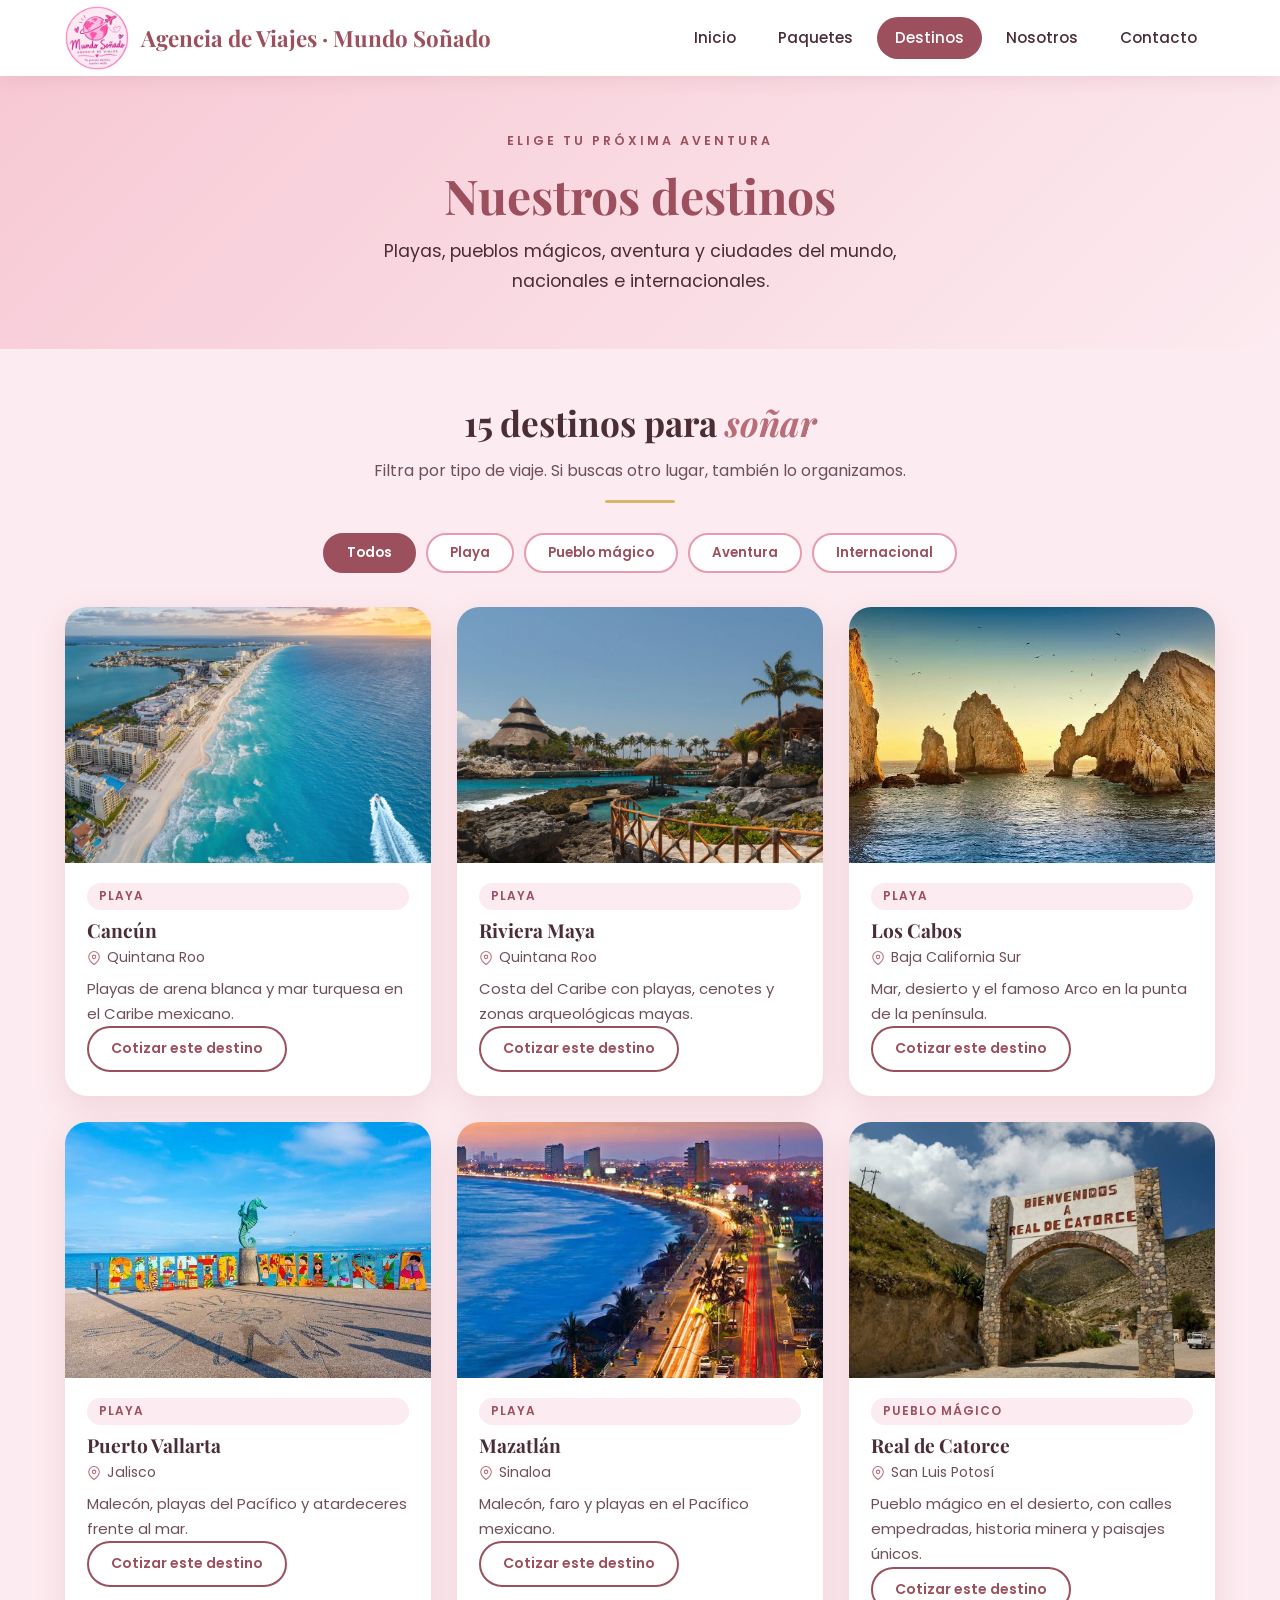
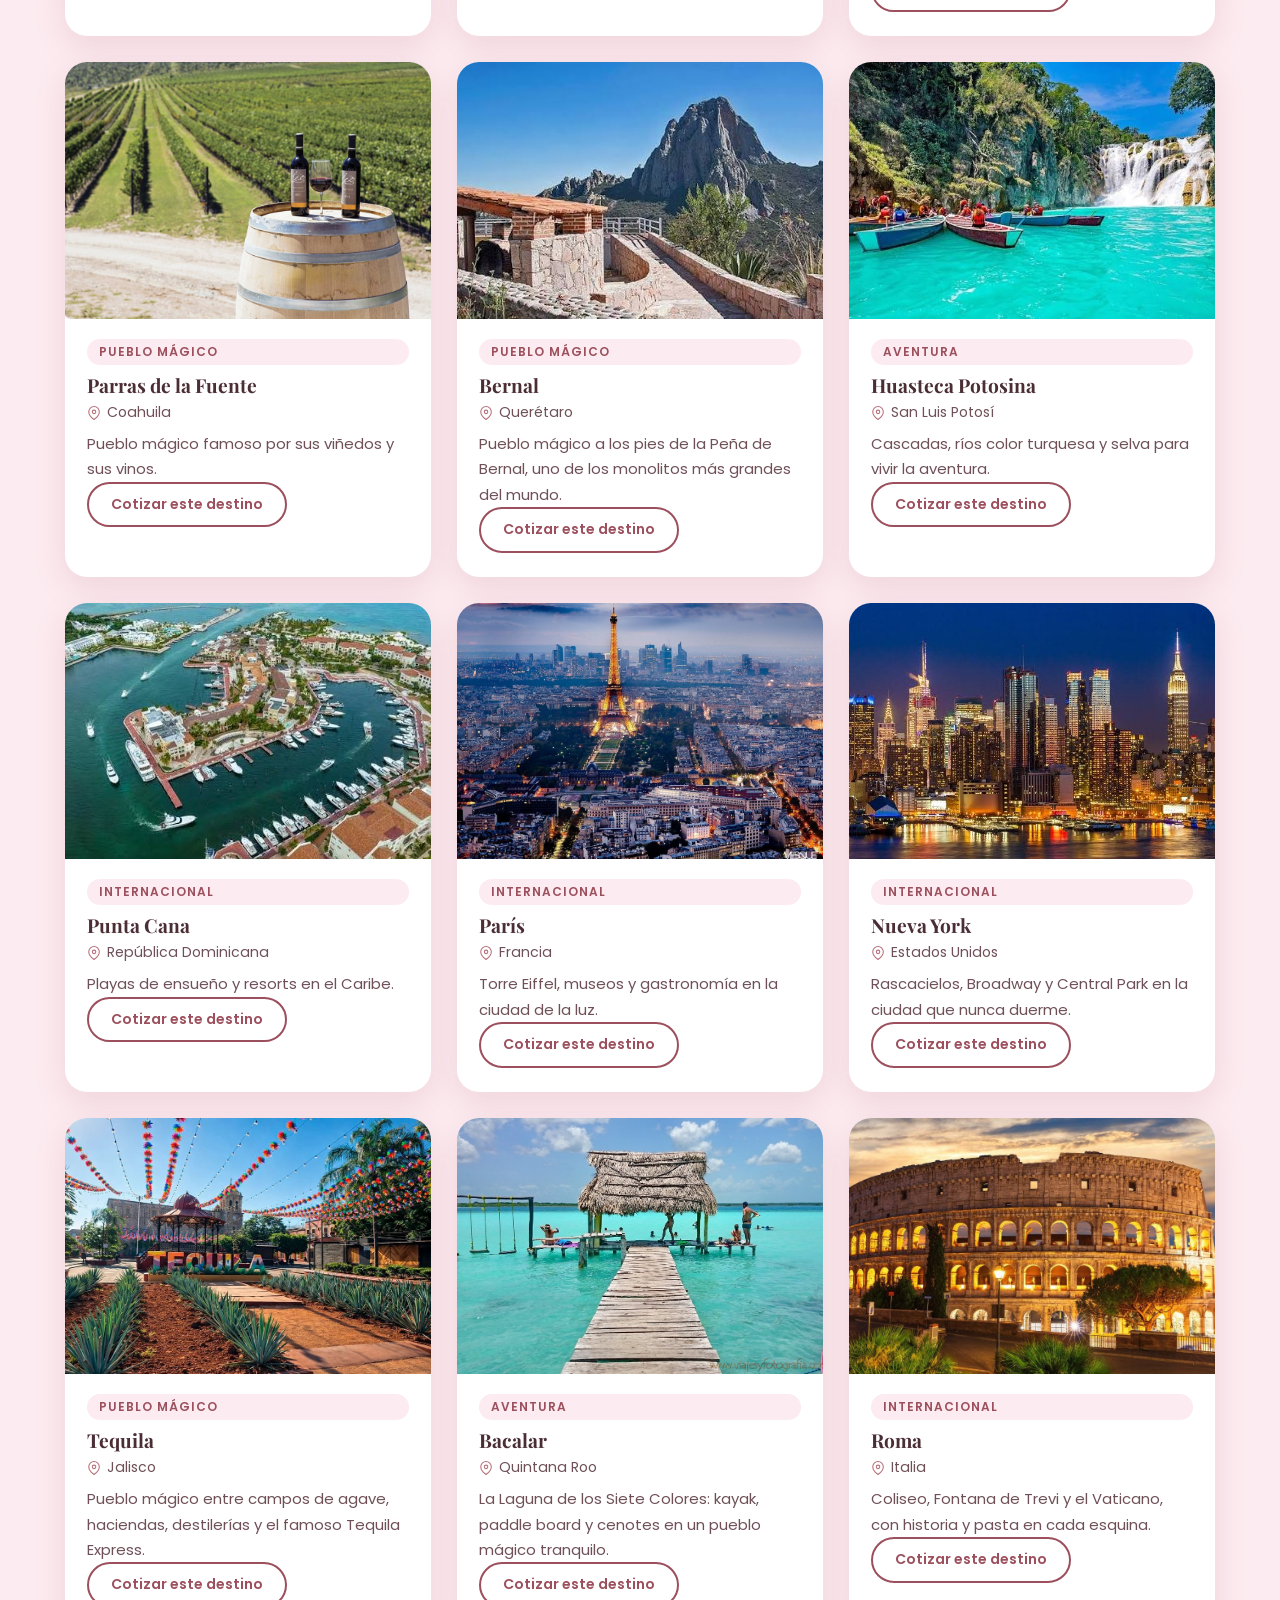
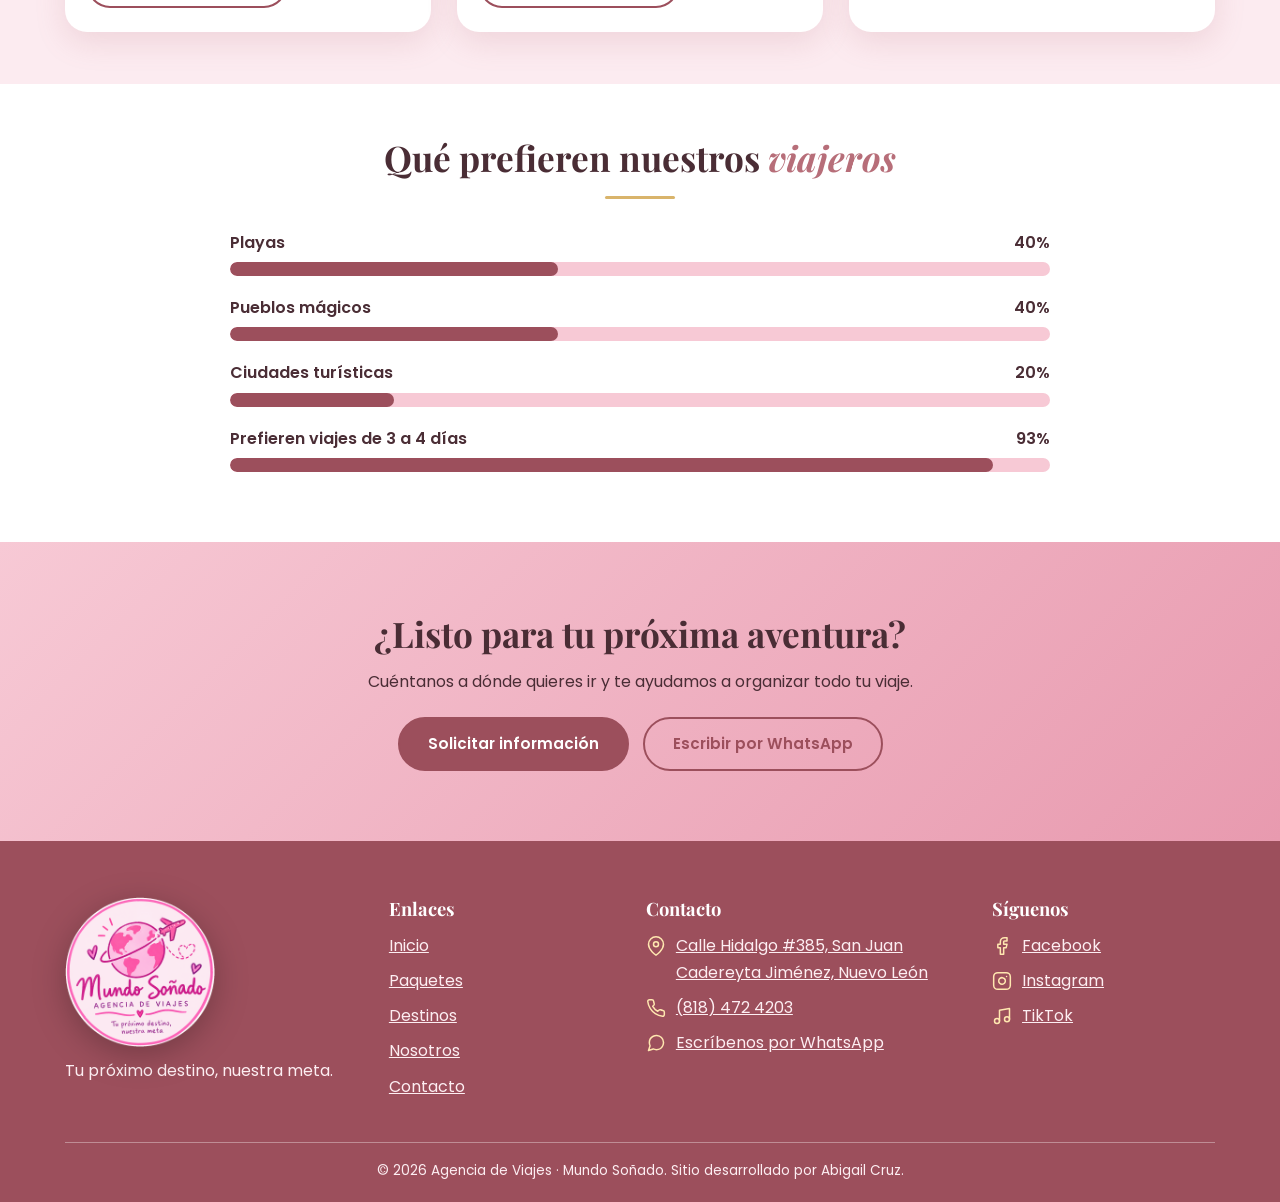
<file: Agencia de Viajes Mundo Soñado/mundo_sonado/destinos.html>
<!DOCTYPE html>
<html lang="es">
<head>
  <meta charset="UTF-8">
  <meta name="viewport" content="width=device-width, initial-scale=1.0">
  <meta name="description" content="Destinos de Mundo Soñado: playas, pueblos mágicos, aventura y destinos internacionales.">
  <title>Destinos | Mundo Soñado</title>
  <link rel="icon" type="image/png" href="img/favicon.png">
  <link rel="preconnect" href="https://fonts.googleapis.com">
  <link rel="preconnect" href="https://fonts.gstatic.com" crossorigin>
  <link href="https://fonts.googleapis.com/css2?family=Playfair+Display:ital,wght@0,600;0,700;1,600&family=Poppins:wght@400;500;600&display=swap" rel="stylesheet">
  <link rel="stylesheet" href="styles.css">
</head>
<body>
  <a class="salto" href="#contenido">Saltar al contenido</a>

  <header class="encabezado">
    <div class="contenedor barra">
      <a href="index.html" id="logo" aria-label="Mundo Soñado, ir al inicio">
        <img src="img/logo-mundo-sonado.png" alt="Logo de Mundo Soñado, agencia de viajes: globo terráqueo con un avión" width="64" height="64">
       <span>Agencia de Viajes · Mundo Soñado</span>
      </a>
      <button id="boton-menu" class="boton-menu" type="button" aria-label="Abrir o cerrar el menú" aria-controls="menu-principal" aria-expanded="false">
        <svg class="i-menu" viewBox="0 0 24 24" fill="none" stroke="currentColor" stroke-width="1.8" stroke-linecap="round" stroke-linejoin="round" aria-hidden="true" focusable="false"><path d="M3 12h18M3 6h18M3 18h18"/></svg><svg class="i-cerrar" viewBox="0 0 24 24" fill="none" stroke="currentColor" stroke-width="1.8" stroke-linecap="round" stroke-linejoin="round" aria-hidden="true" focusable="false"><path d="M18 6 6 18M6 6l12 12"/></svg>
      </button>
      <nav class="menu" aria-label="Navegación principal">
      <ul id="menu-principal">
        <li><a href="index.html">Inicio</a></li>
        <li><a href="paquetes.html">Paquetes</a></li>
        <li><a href="destinos.html" class="activo" aria-current="page">Destinos</a></li>
        <li><a href="nosotros.html">Nosotros</a></li>
        <li><a href="contacto.html">Contacto</a></li>
      </ul>
      </nav>
    </div>
  </header>

  <main id="contenido">

    <section class="hero" id="hero" aria-labelledby="titulo-hero">
      <div class="contenedor">
        <p class="sobretitulo">Elige tu próxima aventura</p>
        <h1 id="titulo-hero">Nuestros destinos</h1>
        <p class="lead">Playas, pueblos mágicos, aventura y ciudades del mundo, nacionales e internacionales.</p>
      </div>
    </section>

    <section class="bloque" aria-labelledby="titulo-lista">
      <div class="contenedor">
        <div class="titulo-seccion">
          <h2 id="titulo-lista">15 destinos para <em>soñar</em></h2>
          <p>Filtra por tipo de viaje. Si buscas otro lugar, también lo organizamos.</p>
        </div>
        <div class="filtros" role="group" aria-label="Filtrar destinos por tipo"><button type="button" class="activo" data-filtro="todos" aria-pressed="true">Todos</button><button type="button" data-filtro="playa" aria-pressed="false">Playa</button><button type="button" data-filtro="pueblo" aria-pressed="false">Pueblo mágico</button><button type="button" data-filtro="aventura" aria-pressed="false">Aventura</button><button type="button" data-filtro="internacional" aria-pressed="false">Internacional</button></div>
        <div class="rejilla tres">
          <article class="tarjeta con-imagen" data-categoria="playa">
            <img src="img/fotos/cancun.jpg" onerror="this.onerror=null;this.src='img/cancun.svg'"  alt="Playa de Cancún, Quintana Roo" width="800" height="560" loading="lazy">
            <div class="contenido">
              <span class="etiqueta">Playa</span>
              <h3>Cancún</h3>
              <p class="datos"><svg class="icono-svg" viewBox="0 0 24 24" fill="none" stroke="currentColor" stroke-width="1.8" stroke-linecap="round" stroke-linejoin="round" aria-hidden="true" focusable="false"><path d="M21 10c0 7-9 13-9 13s-9-6-9-13a9 9 0 0 1 18 0z"/><circle cx="12" cy="10" r="3"/></svg>Quintana Roo</p>
              <p>Playas de arena blanca y mar turquesa en el Caribe mexicano.</p>
              <a class="boton-secundario" href="contacto.html?destino=Canc%C3%BAn">Cotizar este destino</a>
            </div>
          </article>
          <article class="tarjeta con-imagen" data-categoria="playa">
            <img src="img/fotos/riviera-maya.jpg" onerror="this.onerror=null;this.src='img/riviera-maya.svg'"  alt="Costa de la Riviera Maya, Quintana Roo" width="800" height="560" loading="lazy">
            <div class="contenido">
              <span class="etiqueta">Playa</span>
              <h3>Riviera Maya</h3>
              <p class="datos"><svg class="icono-svg" viewBox="0 0 24 24" fill="none" stroke="currentColor" stroke-width="1.8" stroke-linecap="round" stroke-linejoin="round" aria-hidden="true" focusable="false"><path d="M21 10c0 7-9 13-9 13s-9-6-9-13a9 9 0 0 1 18 0z"/><circle cx="12" cy="10" r="3"/></svg>Quintana Roo</p>
              <p>Costa del Caribe con playas, cenotes y zonas arqueológicas mayas.</p>
              <a class="boton-secundario" href="contacto.html?destino=Riviera%20Maya">Cotizar este destino</a>
            </div>
          </article>
          <article class="tarjeta con-imagen" data-categoria="playa">
            <img src="img/fotos/los-cabos.jpg" onerror="this.onerror=null;this.src='img/los-cabos.svg'"  alt="El Arco de Los Cabos, Baja California Sur" width="800" height="560" loading="lazy">
            <div class="contenido">
              <span class="etiqueta">Playa</span>
              <h3>Los Cabos</h3>
              <p class="datos"><svg class="icono-svg" viewBox="0 0 24 24" fill="none" stroke="currentColor" stroke-width="1.8" stroke-linecap="round" stroke-linejoin="round" aria-hidden="true" focusable="false"><path d="M21 10c0 7-9 13-9 13s-9-6-9-13a9 9 0 0 1 18 0z"/><circle cx="12" cy="10" r="3"/></svg>Baja California Sur</p>
              <p>Mar, desierto y el famoso Arco en la punta de la península.</p>
              <a class="boton-secundario" href="contacto.html?destino=Los%20Cabos">Cotizar este destino</a>
            </div>
          </article>
          <article class="tarjeta con-imagen" data-categoria="playa">
            <img src="img/fotos/puerto-vallarta.jpg" onerror="this.onerror=null;this.src='img/puerto-vallarta.svg'"  alt="Malecón y bahía de Puerto Vallarta, Jalisco" width="800" height="560" loading="lazy">
            <div class="contenido">
              <span class="etiqueta">Playa</span>
              <h3>Puerto Vallarta</h3>
              <p class="datos"><svg class="icono-svg" viewBox="0 0 24 24" fill="none" stroke="currentColor" stroke-width="1.8" stroke-linecap="round" stroke-linejoin="round" aria-hidden="true" focusable="false"><path d="M21 10c0 7-9 13-9 13s-9-6-9-13a9 9 0 0 1 18 0z"/><circle cx="12" cy="10" r="3"/></svg>Jalisco</p>
              <p>Malecón, playas del Pacífico y atardeceres frente al mar.</p>
              <a class="boton-secundario" href="contacto.html?destino=Puerto%20Vallarta">Cotizar este destino</a>
            </div>
          </article>
          <article class="tarjeta con-imagen" data-categoria="playa">
            <img src="img/fotos/mazatlan.jpg" onerror="this.onerror=null;this.src='img/mazatlan.svg'"  alt="Malecón y costa de Mazatlán, Sinaloa" width="800" height="560" loading="lazy">
            <div class="contenido">
              <span class="etiqueta">Playa</span>
              <h3>Mazatlán</h3>
              <p class="datos"><svg class="icono-svg" viewBox="0 0 24 24" fill="none" stroke="currentColor" stroke-width="1.8" stroke-linecap="round" stroke-linejoin="round" aria-hidden="true" focusable="false"><path d="M21 10c0 7-9 13-9 13s-9-6-9-13a9 9 0 0 1 18 0z"/><circle cx="12" cy="10" r="3"/></svg>Sinaloa</p>
              <p>Malecón, faro y playas en el Pacífico mexicano.</p>
              <a class="boton-secundario" href="contacto.html?destino=Mazatl%C3%A1n">Cotizar este destino</a>
            </div>
          </article>
          <article class="tarjeta con-imagen" data-categoria="pueblo">
            <img src="img/fotos/real-de-catorce.jpg" onerror="this.onerror=null;this.src='img/real-de-catorce.svg'"  alt="Calles y paisaje de Real de Catorce, San Luis Potosí" width="800" height="560" loading="lazy">
            <div class="contenido">
              <span class="etiqueta">Pueblo mágico</span>
              <h3>Real de Catorce</h3>
              <p class="datos"><svg class="icono-svg" viewBox="0 0 24 24" fill="none" stroke="currentColor" stroke-width="1.8" stroke-linecap="round" stroke-linejoin="round" aria-hidden="true" focusable="false"><path d="M21 10c0 7-9 13-9 13s-9-6-9-13a9 9 0 0 1 18 0z"/><circle cx="12" cy="10" r="3"/></svg>San Luis Potosí</p>
              <p>Pueblo mágico en el desierto, con calles empedradas, historia minera y paisajes únicos.</p>
              <a class="boton-secundario" href="contacto.html?destino=Real%20de%20Catorce">Cotizar este destino</a>
            </div>
          </article>
          <article class="tarjeta con-imagen" data-categoria="pueblo">
            <img src="img/fotos/parras.jpg" onerror="this.onerror=null;this.src='img/parras.svg'"  alt="Viñedos de Parras de la Fuente, Coahuila" width="800" height="560" loading="lazy">
            <div class="contenido">
              <span class="etiqueta">Pueblo mágico</span>
              <h3>Parras de la Fuente</h3>
              <p class="datos"><svg class="icono-svg" viewBox="0 0 24 24" fill="none" stroke="currentColor" stroke-width="1.8" stroke-linecap="round" stroke-linejoin="round" aria-hidden="true" focusable="false"><path d="M21 10c0 7-9 13-9 13s-9-6-9-13a9 9 0 0 1 18 0z"/><circle cx="12" cy="10" r="3"/></svg>Coahuila</p>
              <p>Pueblo mágico famoso por sus viñedos y sus vinos.</p>
              <a class="boton-secundario" href="contacto.html?destino=Parras%20de%20la%20Fuente">Cotizar este destino</a>
            </div>
          </article>
          <article class="tarjeta con-imagen" data-categoria="pueblo">
            <img src="img/fotos/bernal.jpg" onerror="this.onerror=null;this.src='img/bernal.svg'"  alt="Peña de Bernal, Querétaro" width="800" height="560" loading="lazy">
            <div class="contenido">
              <span class="etiqueta">Pueblo mágico</span>
              <h3>Bernal</h3>
              <p class="datos"><svg class="icono-svg" viewBox="0 0 24 24" fill="none" stroke="currentColor" stroke-width="1.8" stroke-linecap="round" stroke-linejoin="round" aria-hidden="true" focusable="false"><path d="M21 10c0 7-9 13-9 13s-9-6-9-13a9 9 0 0 1 18 0z"/><circle cx="12" cy="10" r="3"/></svg>Querétaro</p>
              <p>Pueblo mágico a los pies de la Peña de Bernal, uno de los monolitos más grandes del mundo.</p>
              <a class="boton-secundario" href="contacto.html?destino=Bernal">Cotizar este destino</a>
            </div>
          </article>
          <article class="tarjeta con-imagen" data-categoria="aventura">
            <img src="img/fotos/huasteca.jpg" onerror="this.onerror=null;this.src='img/huasteca.svg'"  alt="Cascadas de la Huasteca Potosina, San Luis Potosí" width="800" height="560" loading="lazy">
            <div class="contenido">
              <span class="etiqueta">Aventura</span>
              <h3>Huasteca Potosina</h3>
              <p class="datos"><svg class="icono-svg" viewBox="0 0 24 24" fill="none" stroke="currentColor" stroke-width="1.8" stroke-linecap="round" stroke-linejoin="round" aria-hidden="true" focusable="false"><path d="M21 10c0 7-9 13-9 13s-9-6-9-13a9 9 0 0 1 18 0z"/><circle cx="12" cy="10" r="3"/></svg>San Luis Potosí</p>
              <p>Cascadas, ríos color turquesa y selva para vivir la aventura.</p>
              <a class="boton-secundario" href="contacto.html?destino=Huasteca%20Potosina">Cotizar este destino</a>
            </div>
          </article>
          <article class="tarjeta con-imagen" data-categoria="internacional">
            <img src="img/fotos/punta-cana.jpg" onerror="this.onerror=null;this.src='img/punta-cana.svg'"  alt="Marina y costa de Punta Cana, República Dominicana" width="800" height="560" loading="lazy">
            <div class="contenido">
              <span class="etiqueta">Internacional</span>
              <h3>Punta Cana</h3>
              <p class="datos"><svg class="icono-svg" viewBox="0 0 24 24" fill="none" stroke="currentColor" stroke-width="1.8" stroke-linecap="round" stroke-linejoin="round" aria-hidden="true" focusable="false"><path d="M21 10c0 7-9 13-9 13s-9-6-9-13a9 9 0 0 1 18 0z"/><circle cx="12" cy="10" r="3"/></svg>República Dominicana</p>
              <p>Playas de ensueño y resorts en el Caribe.</p>
              <a class="boton-secundario" href="contacto.html?destino=Punta%20Cana">Cotizar este destino</a>
            </div>
          </article>
          <article class="tarjeta con-imagen" data-categoria="internacional">
            <img src="img/fotos/paris.jpg" onerror="this.onerror=null;this.src='img/paris.svg'"  alt="Torre Eiffel en París, Francia" width="800" height="560" loading="lazy">
            <div class="contenido">
              <span class="etiqueta">Internacional</span>
              <h3>París</h3>
              <p class="datos"><svg class="icono-svg" viewBox="0 0 24 24" fill="none" stroke="currentColor" stroke-width="1.8" stroke-linecap="round" stroke-linejoin="round" aria-hidden="true" focusable="false"><path d="M21 10c0 7-9 13-9 13s-9-6-9-13a9 9 0 0 1 18 0z"/><circle cx="12" cy="10" r="3"/></svg>Francia</p>
              <p>Torre Eiffel, museos y gastronomía en la ciudad de la luz.</p>
              <a class="boton-secundario" href="contacto.html?destino=Par%C3%ADs">Cotizar este destino</a>
            </div>
          </article>
          <article class="tarjeta con-imagen" data-categoria="internacional">
            <img src="img/fotos/nueva-york.jpg" onerror="this.onerror=null;this.src='img/nueva-york.svg'"  alt="Horizonte de Manhattan en Nueva York, Estados Unidos" width="800" height="560" loading="lazy">
            <div class="contenido">
              <span class="etiqueta">Internacional</span>
              <h3>Nueva York</h3>
              <p class="datos"><svg class="icono-svg" viewBox="0 0 24 24" fill="none" stroke="currentColor" stroke-width="1.8" stroke-linecap="round" stroke-linejoin="round" aria-hidden="true" focusable="false"><path d="M21 10c0 7-9 13-9 13s-9-6-9-13a9 9 0 0 1 18 0z"/><circle cx="12" cy="10" r="3"/></svg>Estados Unidos</p>
              <p>Rascacielos, Broadway y Central Park en la ciudad que nunca duerme.</p>
              <a class="boton-secundario" href="contacto.html?destino=Nueva%20York">Cotizar este destino</a>
            </div>
          </article>
          <article class="tarjeta con-imagen" data-categoria="pueblo">
            <img src="img/fotos/tequila.jpg" onerror="this.onerror=null;this.src='img/tequila.svg'" alt="Campos de agave de Tequila, Jalisco" width="800" height="560" loading="lazy">
            <div class="contenido">
              <span class="etiqueta">Pueblo mágico</span>
              <h3>Tequila</h3>
              <p class="datos"><svg class="icono-svg" viewBox="0 0 24 24" fill="none" stroke="currentColor" stroke-width="1.8" stroke-linecap="round" stroke-linejoin="round" aria-hidden="true" focusable="false"><path d="M21 10c0 7-9 13-9 13s-9-6-9-13a9 9 0 0 1 18 0z"/><circle cx="12" cy="10" r="3"/></svg>Jalisco</p>
              <p>Pueblo mágico entre campos de agave, haciendas, destilerías y el famoso Tequila Express.</p>
              <a class="boton-secundario" href="contacto.html?destino=Tequila">Cotizar este destino</a>
            </div>
          </article>
          <article class="tarjeta con-imagen" data-categoria="aventura">
            <img src="img/fotos/bacalar.jpg" onerror="this.onerror=null;this.src='img/bacalar.svg'" alt="Laguna de los Siete Colores en Bacalar, Quintana Roo" width="800" height="560" loading="lazy">
            <div class="contenido">
              <span class="etiqueta">Aventura</span>
              <h3>Bacalar</h3>
              <p class="datos"><svg class="icono-svg" viewBox="0 0 24 24" fill="none" stroke="currentColor" stroke-width="1.8" stroke-linecap="round" stroke-linejoin="round" aria-hidden="true" focusable="false"><path d="M21 10c0 7-9 13-9 13s-9-6-9-13a9 9 0 0 1 18 0z"/><circle cx="12" cy="10" r="3"/></svg>Quintana Roo</p>
              <p>La Laguna de los Siete Colores: kayak, paddle board y cenotes en un pueblo mágico tranquilo.</p>
              <a class="boton-secundario" href="contacto.html?destino=Bacalar">Cotizar este destino</a>
            </div>
          </article>
          <article class="tarjeta con-imagen" data-categoria="internacional">
            <img src="img/fotos/roma.jpg" onerror="this.onerror=null;this.src='img/roma.svg'" alt="El Coliseo de Roma, Italia" width="800" height="560" loading="lazy">
            <div class="contenido">
              <span class="etiqueta">Internacional</span>
              <h3>Roma</h3>
              <p class="datos"><svg class="icono-svg" viewBox="0 0 24 24" fill="none" stroke="currentColor" stroke-width="1.8" stroke-linecap="round" stroke-linejoin="round" aria-hidden="true" focusable="false"><path d="M21 10c0 7-9 13-9 13s-9-6-9-13a9 9 0 0 1 18 0z"/><circle cx="12" cy="10" r="3"/></svg>Italia</p>
              <p>Coliseo, Fontana de Trevi y el Vaticano, con historia y pasta en cada esquina.</p>
              <a class="boton-secundario" href="contacto.html?destino=Roma">Cotizar este destino</a>
            </div>
          </article>
        </div>
      </div>
    </section>

    <section class="bloque blanco" aria-labelledby="titulo-preferencias">
      <div class="contenedor" style="max-width:820px">
        <div class="titulo-seccion">
          <h2 id="titulo-preferencias">Qué prefieren nuestros <em>viajeros</em></h2>

        </div>
        <div class="barra-dato"><span><span>Playas</span><span>40%</span></span><div class="barra-fondo"><div class="barra-relleno w40"></div></div></div>
        <div class="barra-dato"><span><span>Pueblos mágicos</span><span>40%</span></span><div class="barra-fondo"><div class="barra-relleno w40"></div></div></div>
        <div class="barra-dato"><span><span>Ciudades turísticas</span><span>20%</span></span><div class="barra-fondo"><div class="barra-relleno w20"></div></div></div>
        <div class="barra-dato"><span><span>Prefieren viajes de 3 a 4 días</span><span>93%</span></span><div class="barra-fondo"><div class="barra-relleno w93"></div></div></div>
      </div>
    </section>

    <section class="cta" aria-labelledby="cta-titulo">
      <div class="contenedor">
        <h2 id="cta-titulo">¿Listo para tu próxima aventura?</h2>
        <p>Cuéntanos a dónde quieres ir y te ayudamos a organizar todo tu viaje.</p>
        <div class="botones centro">
          <a class="boton-primario" href="contacto.html">Solicitar información</a>
          <a class="boton-secundario" href="https://wa.me/528184724203" target="_blank" rel="noopener noreferrer">Escribir por WhatsApp</a>
        </div>
      </div>
    </section>

  </main>

  <footer class="pie">
    <div class="contenedor">
      <div class="pie-grid">
        <div class="pie-marca">
          <img src="img/logo-mundo-sonado.png" alt="Logo de Mundo Soñado, agencia de viajes: globo terráqueo con un avión" width="150" height="150" loading="lazy">
          <p>Tu próximo destino, nuestra meta.</p>
        </div>
        <nav aria-label="Enlaces del pie de página">
          <h2 class="titulo-pie">Enlaces</h2>
          <ul>
            <li><a href="index.html">Inicio</a></li>
            <li><a href="paquetes.html">Paquetes</a></li>
            <li><a href="destinos.html">Destinos</a></li>
            <li><a href="nosotros.html">Nosotros</a></li>
            <li><a href="contacto.html">Contacto</a></li>
          </ul>
        </nav>
        <div>
          <h2 class="titulo-pie">Contacto</h2>
          <ul>
            <li><svg class="icono-svg" viewBox="0 0 24 24" fill="none" stroke="currentColor" stroke-width="1.8" stroke-linecap="round" stroke-linejoin="round" aria-hidden="true" focusable="false"><path d="M21 10c0 7-9 13-9 13s-9-6-9-13a9 9 0 0 1 18 0z"/><circle cx="12" cy="10" r="3"/></svg><a href="https://www.google.com/maps/search/?api=1&query=Calle+Hidalgo+385+San+Juan+Cadereyta+Jim%C3%A9nez+Nuevo+Le%C3%B3n" target="_blank" rel="noopener noreferrer">Calle Hidalgo #385, San Juan Cadereyta Jiménez, Nuevo León</a></li>
            <li><svg class="icono-svg" viewBox="0 0 24 24" fill="none" stroke="currentColor" stroke-width="1.8" stroke-linecap="round" stroke-linejoin="round" aria-hidden="true" focusable="false"><path d="M22 16.92v3a2 2 0 0 1-2.18 2 19.79 19.79 0 0 1-8.63-3.07 19.5 19.5 0 0 1-6-6 19.79 19.79 0 0 1-3.07-8.67A2 2 0 0 1 4.11 2h3a2 2 0 0 1 2 1.72 12.84 12.84 0 0 0 .7 2.81 2 2 0 0 1-.45 2.11L8.09 9.91a16 16 0 0 0 6 6l1.27-1.27a2 2 0 0 1 2.11-.45 12.84 12.84 0 0 0 2.81.7A2 2 0 0 1 22 16.92z"/></svg><a href="tel:+528184724203">(818) 472 4203</a></li>
            <li><svg class="icono-svg" viewBox="0 0 24 24" fill="none" stroke="currentColor" stroke-width="1.8" stroke-linecap="round" stroke-linejoin="round" aria-hidden="true" focusable="false"><path d="M21 11.5a8.38 8.38 0 0 1-.9 3.8 8.5 8.5 0 0 1-7.6 4.7 8.38 8.38 0 0 1-3.8-.9L3 21l1.9-5.7a8.38 8.38 0 0 1-.9-3.8 8.5 8.5 0 0 1 4.7-7.6 8.38 8.38 0 0 1 3.8-.9h.5a8.48 8.48 0 0 1 8 8v.5z"/></svg><a href="https://wa.me/528184724203" target="_blank" rel="noopener noreferrer">Escríbenos por WhatsApp</a></li>
          </ul>
        </div>
        <div>
          <h2 class="titulo-pie">Síguenos</h2>
          <ul>
            <li><svg class="icono-svg" viewBox="0 0 24 24" fill="none" stroke="currentColor" stroke-width="1.8" stroke-linecap="round" stroke-linejoin="round" aria-hidden="true" focusable="false"><path d="M18 2h-3a5 5 0 0 0-5 5v3H7v4h3v8h4v-8h3l1-4h-4V7a1 1 0 0 1 1-1h3z"/></svg><a href="https://www.facebook.com/share/1K47izk2hy/?mibextid=wwXIfr" target="_blank" rel="noopener noreferrer">Facebook</a></li>
            <li><svg class="icono-svg" viewBox="0 0 24 24" fill="none" stroke="currentColor" stroke-width="1.8" stroke-linecap="round" stroke-linejoin="round" aria-hidden="true" focusable="false"><rect x="2" y="2" width="20" height="20" rx="5"/><path d="M16 11.37A4 4 0 1 1 12.63 8 4 4 0 0 1 16 11.37z"/><path d="M17.5 6.5h.01"/></svg><a href="https://www.instagram.com/abigail.t20?srtk=MWN2MWVkdWY3YmVtOA%3D%3D&amp;utm_source=qr" target="_blank" rel="noopener noreferrer">Instagram</a></li>
            <li><svg class="icono-svg" viewBox="0 0 24 24" fill="none" stroke="currentColor" stroke-width="1.8" stroke-linecap="round" stroke-linejoin="round" aria-hidden="true" focusable="false"><path d="M9 18V5l12-2v13"/><circle cx="6" cy="18" r="3"/><circle cx="18" cy="16" r="3"/></svg><a href="https://www.tiktok.com/@av_ms20" target="_blank" rel="noopener noreferrer">TikTok</a></li>
          </ul>
        </div>
      </div>
       <p class="copy">© 2026 Agencia de Viajes · Mundo Soñado. Sitio desarrollado por Abigail Cruz.</p>
    </div>
  </footer>

  <script src="script.js"></script>
</body>
</html>
</file>
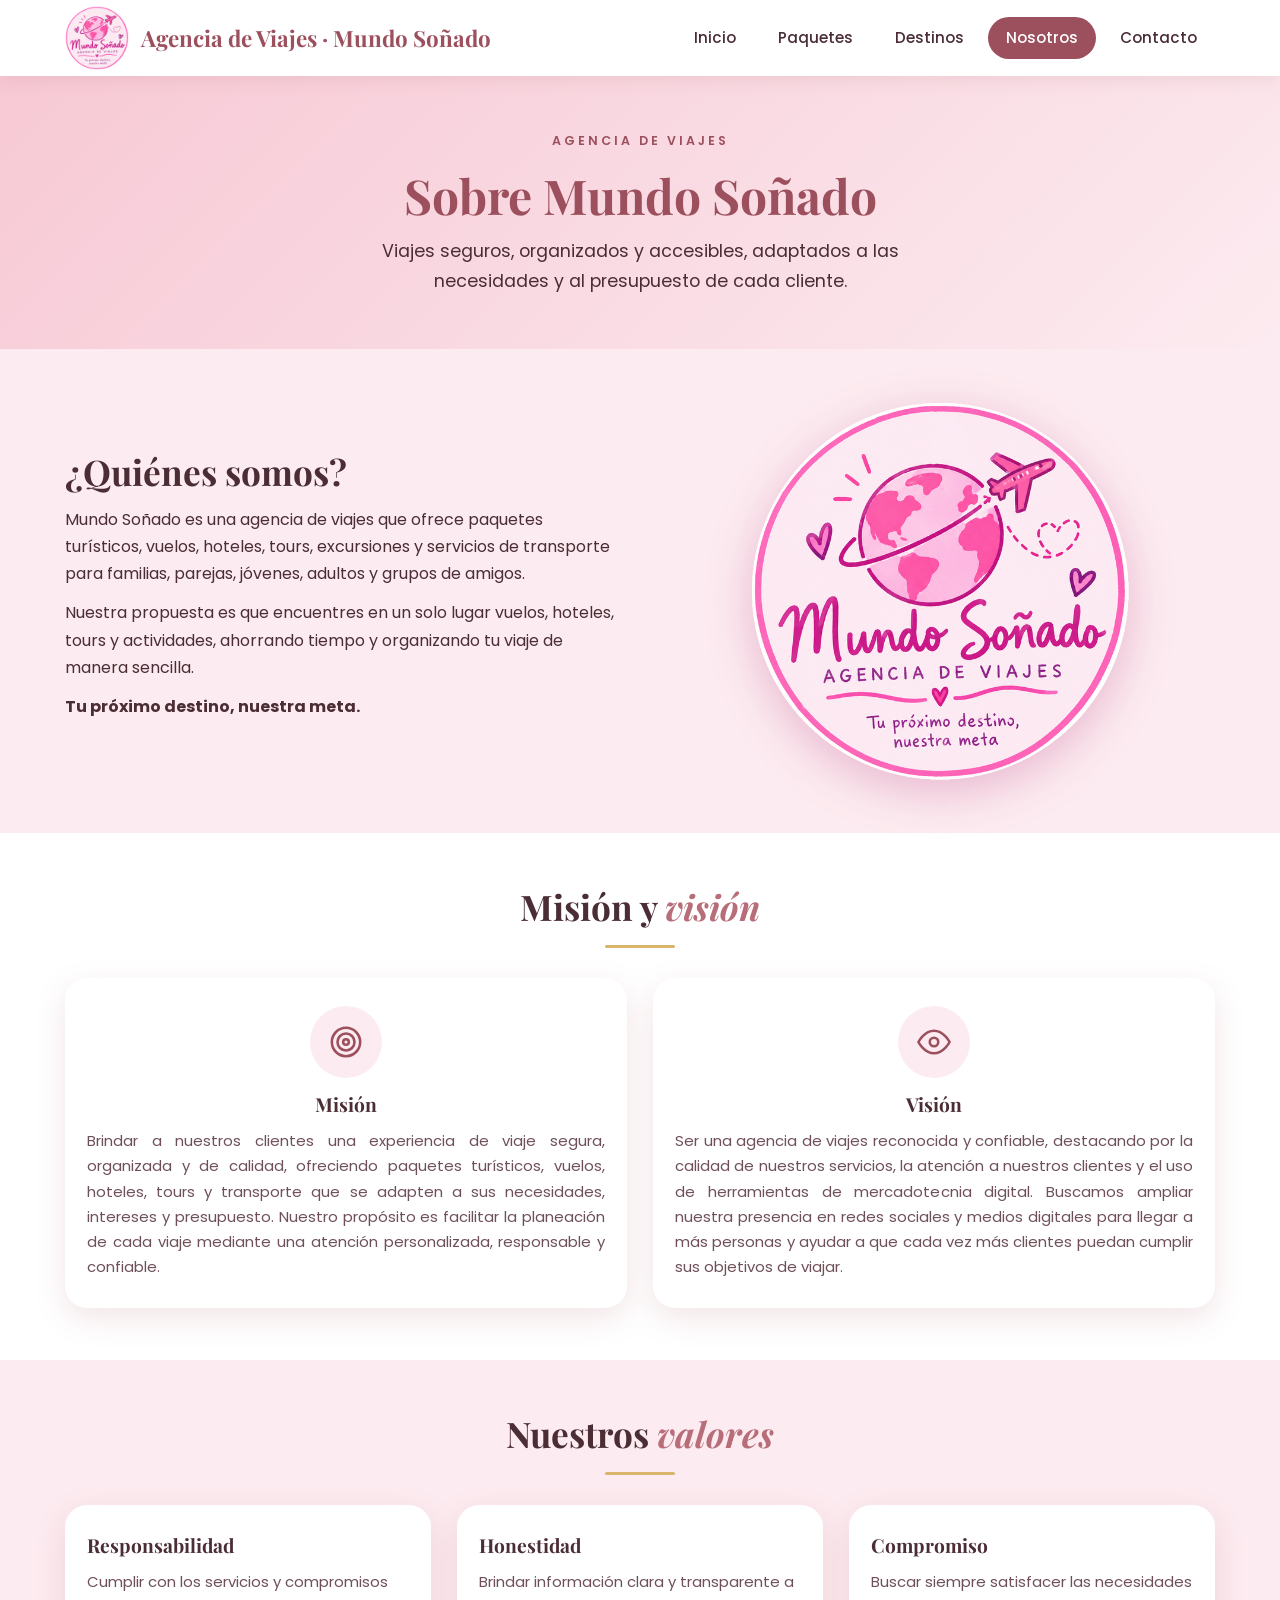
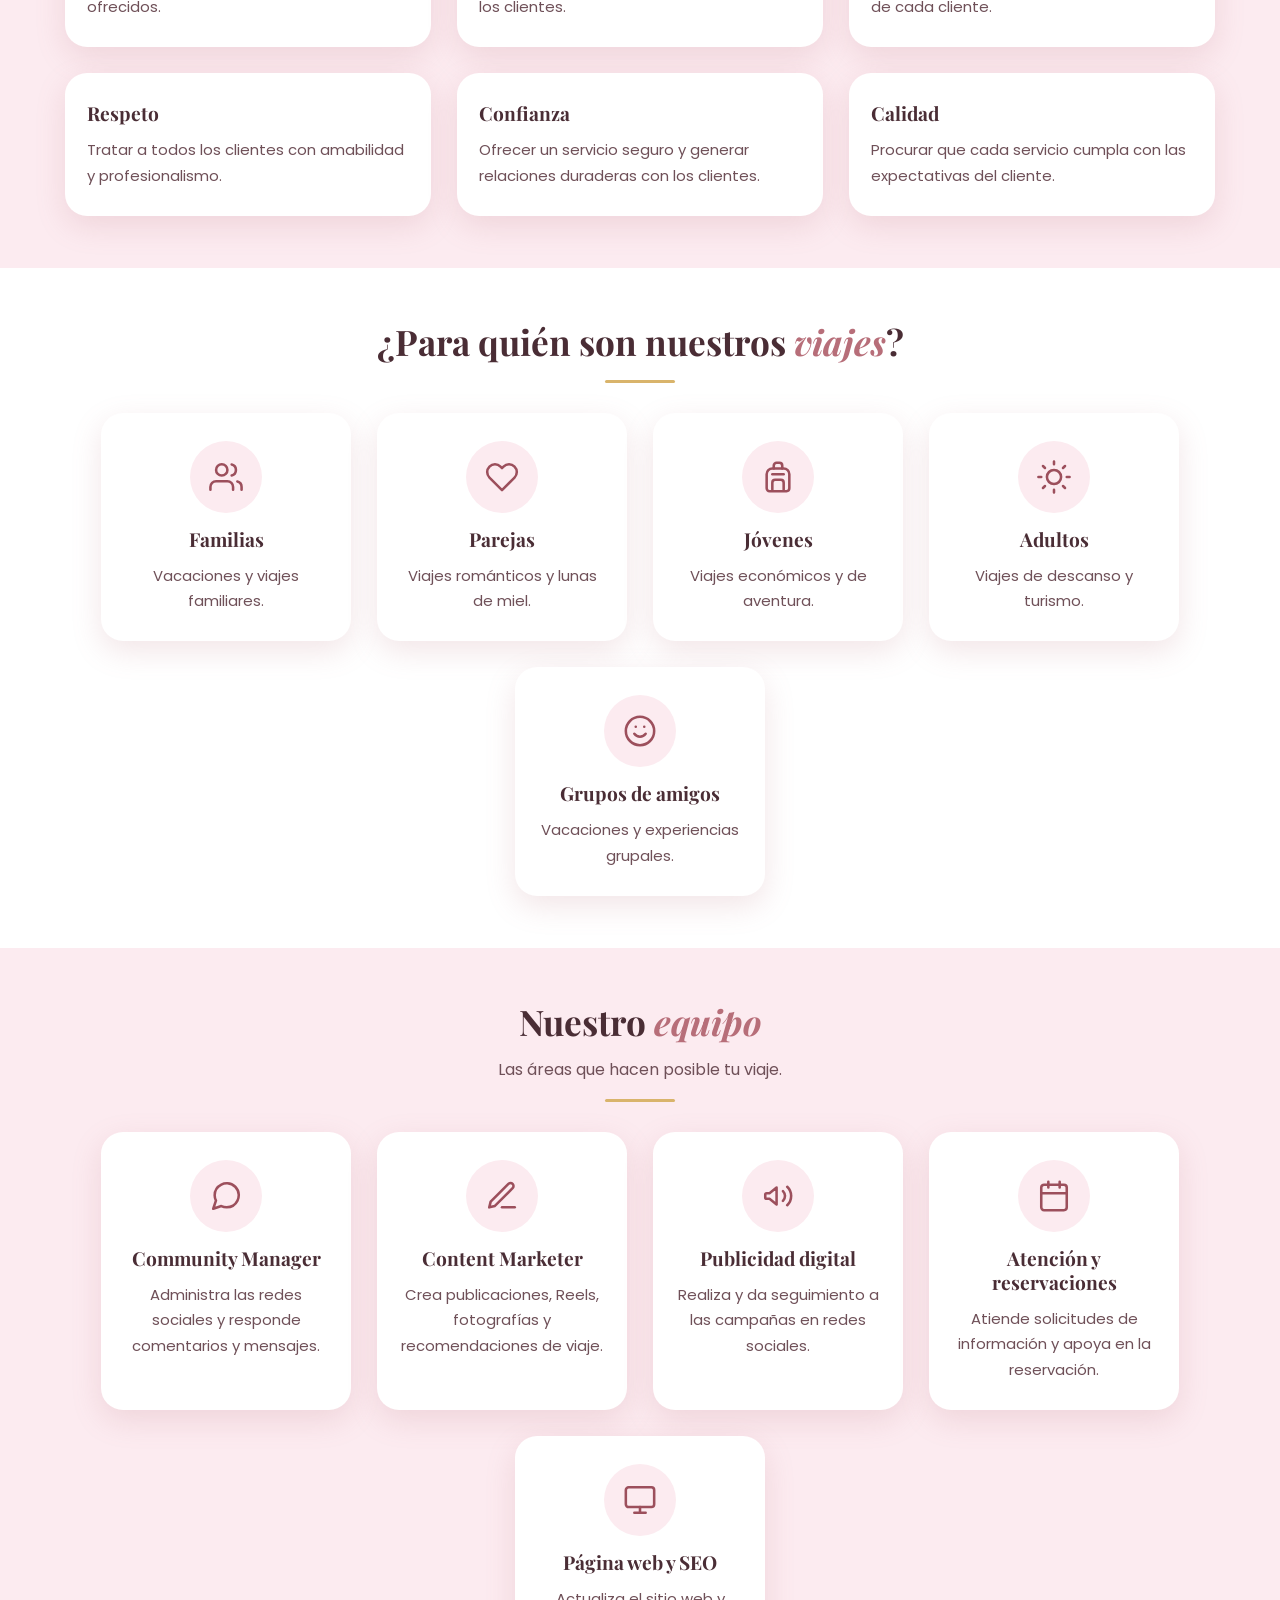
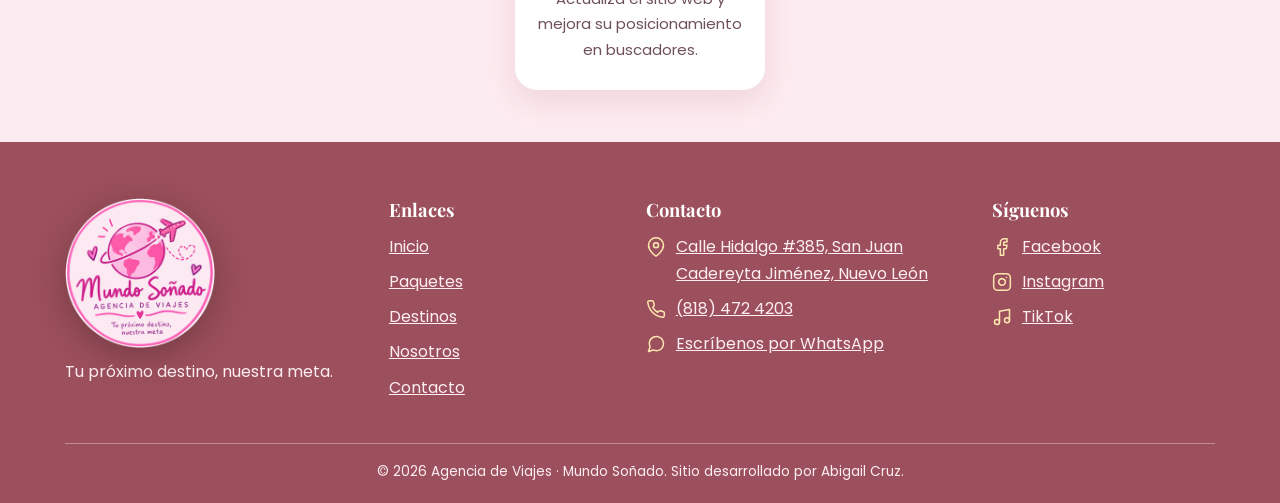
<file: Agencia de Viajes Mundo Soñado/mundo_sonado/nosotros.html>
<!DOCTYPE html>
<html lang="es">
<head>
  <meta charset="UTF-8">
  <meta name="viewport" content="width=device-width, initial-scale=1.0">
  <meta name="description" content="Conoce Mundo Soñado: misión, visión, valores, público y equipo de nuestra agencia de viajes.">
  <title>Nosotros | Mundo Soñado</title>
  <link rel="icon" type="image/png" href="img/favicon.png">
  <link rel="preconnect" href="https://fonts.googleapis.com">
  <link rel="preconnect" href="https://fonts.gstatic.com" crossorigin>
  <link href="https://fonts.googleapis.com/css2?family=Playfair+Display:ital,wght@0,600;0,700;1,600&family=Poppins:wght@400;500;600&display=swap" rel="stylesheet">
  <link rel="stylesheet" href="styles.css">
</head>
<body>
  <a class="salto" href="#contenido">Saltar al contenido</a>

  <header class="encabezado">
    <div class="contenedor barra">
      <a href="index.html" id="logo" aria-label="Mundo Soñado, ir al inicio">
        <img src="img/logo-mundo-sonado.png" alt="Logo de Mundo Soñado, agencia de viajes: globo terráqueo con un avión" width="64" height="64">
        <span>Agencia de Viajes · Mundo Soñado</span>
      </a>
      <button id="boton-menu" class="boton-menu" type="button" aria-label="Abrir o cerrar el menú" aria-controls="menu-principal" aria-expanded="false">
        <svg class="i-menu" viewBox="0 0 24 24" fill="none" stroke="currentColor" stroke-width="1.8" stroke-linecap="round" stroke-linejoin="round" aria-hidden="true" focusable="false"><path d="M3 12h18M3 6h18M3 18h18"/></svg><svg class="i-cerrar" viewBox="0 0 24 24" fill="none" stroke="currentColor" stroke-width="1.8" stroke-linecap="round" stroke-linejoin="round" aria-hidden="true" focusable="false"><path d="M18 6 6 18M6 6l12 12"/></svg>
      </button>
      <nav class="menu" aria-label="Navegación principal">
      <ul id="menu-principal">
        <li><a href="index.html">Inicio</a></li>
        <li><a href="paquetes.html">Paquetes</a></li>
        <li><a href="destinos.html">Destinos</a></li>
        <li><a href="nosotros.html" class="activo" aria-current="page">Nosotros</a></li>
        <li><a href="contacto.html">Contacto</a></li>
      </ul>
      </nav>
    </div>
  </header>

  <main id="contenido">

    <section class="hero" id="hero" aria-labelledby="titulo-hero">
      <div class="contenedor">
        <p class="sobretitulo">Agencia de viajes</p>
        <h1 id="titulo-hero">Sobre Mundo Soñado</h1>
        <p class="lead">Viajes seguros, organizados y accesibles, adaptados a las necesidades y al presupuesto de cada cliente.</p>
      </div>
    </section>

    <section class="bloque" aria-labelledby="titulo-quienes">
      <div class="contenedor dos-columnas">
        <div>
          <h2 id="titulo-quienes">¿Quiénes somos?</h2>
          <p>Mundo Soñado es una agencia de viajes que ofrece paquetes turísticos, vuelos, hoteles, tours, excursiones y servicios de transporte para familias, parejas, jóvenes, adultos y grupos de amigos.</p>
          <p>Nuestra propuesta es que encuentres en un solo lugar vuelos, hoteles, tours y actividades, ahorrando tiempo y organizando tu viaje de manera sencilla.</p>
          <p><strong>Tu próximo destino, nuestra meta.</strong></p>
        </div>
        <img class="logo-grande" src="img/logo-mundo-sonado.png" alt="Logo de Mundo Soñado, agencia de viajes: globo terráqueo con un avión" width="380" height="380" loading="lazy">
      </div>
    </section>

    <section class="bloque blanco" aria-labelledby="titulo-mision">
      <div class="contenedor">
        <div class="titulo-seccion"><h2 id="titulo-mision">Misión y <em>visión</em></h2></div>
        <div class="rejilla mision-vision">
          <article class="tarjeta">
            <div class="icono"><svg class="icono-svg" viewBox="0 0 24 24" fill="none" stroke="currentColor" stroke-width="1.8" stroke-linecap="round" stroke-linejoin="round" aria-hidden="true" focusable="false"><circle cx="12" cy="12" r="10"/><circle cx="12" cy="12" r="6"/><circle cx="12" cy="12" r="2"/></svg></div>
            <h3>Misión</h3>
            <p>Brindar a nuestros clientes una experiencia de viaje segura, organizada y de calidad, ofreciendo paquetes turísticos, vuelos, hoteles, tours y transporte que se adapten a sus necesidades, intereses y presupuesto. Nuestro propósito es facilitar la planeación de cada viaje mediante una atención personalizada, responsable y confiable.</p>
          </article>
          <article class="tarjeta">
            <div class="icono"><svg class="icono-svg" viewBox="0 0 24 24" fill="none" stroke="currentColor" stroke-width="1.8" stroke-linecap="round" stroke-linejoin="round" aria-hidden="true" focusable="false"><path d="M1 12s4-8 11-8 11 8 11 8-4 8-11 8-11-8-11-8z"/><circle cx="12" cy="12" r="3"/></svg></div>
            <h3>Visión</h3>
            <p>Ser una agencia de viajes reconocida y confiable, destacando por la calidad de nuestros servicios, la atención a nuestros clientes y el uso de herramientas de mercadotecnia digital. Buscamos ampliar nuestra presencia en redes sociales y medios digitales para llegar a más personas y ayudar a que cada vez más clientes puedan cumplir sus objetivos de viajar.</p>
          </article>
        </div>
      </div>
    </section>

    <section class="bloque" aria-labelledby="titulo-valores">
      <div class="contenedor">
        <div class="titulo-seccion"><h2 id="titulo-valores">Nuestros <em>valores</em></h2></div>
        <div class="rejilla valores">
        <article class="tarjeta">
          <h3>Responsabilidad</h3>
          <p>Cumplir con los servicios y compromisos ofrecidos.</p>
        </article>
        <article class="tarjeta">
          <h3>Honestidad</h3>
          <p>Brindar información clara y transparente a los clientes.</p>
        </article>
        <article class="tarjeta">
          <h3>Compromiso</h3>
          <p>Buscar siempre satisfacer las necesidades de cada cliente.</p>
        </article>
        <article class="tarjeta">
          <h3>Respeto</h3>
          <p>Tratar a todos los clientes con amabilidad y profesionalismo.</p>
        </article>
        <article class="tarjeta">
          <h3>Confianza</h3>
          <p>Ofrecer un servicio seguro y generar relaciones duraderas con los clientes.</p>
        </article>
        <article class="tarjeta">
          <h3>Calidad</h3>
          <p>Procurar que cada servicio cumpla con las expectativas del cliente.</p>
        </article>
        </div>
      </div>
    </section>

    <section class="bloque blanco" aria-labelledby="titulo-publico">
      <div class="contenedor">
        <div class="titulo-seccion"><h2 id="titulo-publico">¿Para quién son nuestros <em>viajes</em>?</h2></div>
        <div class="rejilla centrada">
          <article class="tarjeta centrada">
            <div class="icono"><svg class="icono-svg" viewBox="0 0 24 24" fill="none" stroke="currentColor" stroke-width="1.8" stroke-linecap="round" stroke-linejoin="round" aria-hidden="true" focusable="false"><path d="M17 21v-2a4 4 0 0 0-4-4H5a4 4 0 0 0-4 4v2"/><circle cx="9" cy="7" r="4"/><path d="M23 21v-2a4 4 0 0 0-3-3.87"/><path d="M16 3.13a4 4 0 0 1 0 7.75"/></svg></div>
            <h3>Familias</h3>
            <p>Vacaciones y viajes familiares.</p>
          </article>
          <article class="tarjeta centrada">
            <div class="icono"><svg class="icono-svg" viewBox="0 0 24 24" fill="none" stroke="currentColor" stroke-width="1.8" stroke-linecap="round" stroke-linejoin="round" aria-hidden="true" focusable="false"><path d="M20.84 4.61a5.5 5.5 0 0 0-7.78 0L12 5.67l-1.06-1.06a5.5 5.5 0 0 0-7.78 7.78l1.06 1.06L12 21.23l7.78-7.78 1.06-1.06a5.5 5.5 0 0 0 0-7.78z"/></svg></div>
            <h3>Parejas</h3>
            <p>Viajes románticos y lunas de miel.</p>
          </article>
          <article class="tarjeta centrada">
            <div class="icono"><svg class="icono-svg" viewBox="0 0 24 24" fill="none" stroke="currentColor" stroke-width="1.8" stroke-linecap="round" stroke-linejoin="round" aria-hidden="true" focusable="false"><path d="M4 10a4 4 0 0 1 4-4h8a4 4 0 0 1 4 4v10a2 2 0 0 1-2 2H6a2 2 0 0 1-2-2z"/><path d="M9 6V4a2 2 0 0 1 2-2h2a2 2 0 0 1 2 2v2"/><path d="M8 21v-5a2 2 0 0 1 2-2h4a2 2 0 0 1 2 2v5"/><path d="M8 10h8"/></svg></div>
            <h3>Jóvenes</h3>
            <p>Viajes económicos y de aventura.</p>
          </article>
          <article class="tarjeta centrada">
            <div class="icono"><svg class="icono-svg" viewBox="0 0 24 24" fill="none" stroke="currentColor" stroke-width="1.8" stroke-linecap="round" stroke-linejoin="round" aria-hidden="true" focusable="false"><circle cx="12" cy="12" r="5"/><path d="M12 1v2M12 21v2M4.22 4.22l1.42 1.42M18.36 18.36l1.42 1.42M1 12h2M21 12h2M4.22 19.78l1.42-1.42M18.36 5.64l1.42-1.42"/></svg></div>
            <h3>Adultos</h3>
            <p>Viajes de descanso y turismo.</p>
          </article>
          <article class="tarjeta centrada">
            <div class="icono"><svg class="icono-svg" viewBox="0 0 24 24" fill="none" stroke="currentColor" stroke-width="1.8" stroke-linecap="round" stroke-linejoin="round" aria-hidden="true" focusable="false"><circle cx="12" cy="12" r="10"/><path d="M8 14s1.5 2 4 2 4-2 4-2"/><path d="M9 9h.01M15 9h.01"/></svg></div>
            <h3>Grupos de amigos</h3>
            <p>Vacaciones y experiencias grupales.</p>
          </article>
        </div>
      </div>
    </section>

    <section class="bloque" aria-labelledby="titulo-equipo">
      <div class="contenedor">
        <div class="titulo-seccion">
          <h2 id="titulo-equipo">Nuestro <em>equipo</em></h2>
          <p>Las áreas que hacen posible tu viaje.</p>
        </div>
        <div class="rejilla centrada">
          <article class="tarjeta centrada">
            <div class="icono"><svg class="icono-svg" viewBox="0 0 24 24" fill="none" stroke="currentColor" stroke-width="1.8" stroke-linecap="round" stroke-linejoin="round" aria-hidden="true" focusable="false"><path d="M21 11.5a8.38 8.38 0 0 1-.9 3.8 8.5 8.5 0 0 1-7.6 4.7 8.38 8.38 0 0 1-3.8-.9L3 21l1.9-5.7a8.38 8.38 0 0 1-.9-3.8 8.5 8.5 0 0 1 4.7-7.6 8.38 8.38 0 0 1 3.8-.9h.5a8.48 8.48 0 0 1 8 8v.5z"/></svg></div>
            <h3>Community Manager</h3>
            <p>Administra las redes sociales y responde comentarios y mensajes.</p>
          </article>
          <article class="tarjeta centrada">
            <div class="icono"><svg class="icono-svg" viewBox="0 0 24 24" fill="none" stroke="currentColor" stroke-width="1.8" stroke-linecap="round" stroke-linejoin="round" aria-hidden="true" focusable="false"><path d="M12 20h9"/><path d="M16.5 3.5a2.121 2.121 0 0 1 3 3L7 19l-4 1 1-4L16.5 3.5z"/></svg></div>
            <h3>Content Marketer</h3>
            <p>Crea publicaciones, Reels, fotografías y recomendaciones de viaje.</p>
          </article>
          <article class="tarjeta centrada">
            <div class="icono"><svg class="icono-svg" viewBox="0 0 24 24" fill="none" stroke="currentColor" stroke-width="1.8" stroke-linecap="round" stroke-linejoin="round" aria-hidden="true" focusable="false"><path d="M3 11v2a1 1 0 0 0 1 1h2l5 4V6L6 10H4a1 1 0 0 0-1 1z"/><path d="M15.5 8.5a5 5 0 0 1 0 7"/><path d="M18.5 5.5a9 9 0 0 1 0 13"/></svg></div>
            <h3>Publicidad digital</h3>
            <p>Realiza y da seguimiento a las campañas en redes sociales.</p>
          </article>
          <article class="tarjeta centrada">
            <div class="icono"><svg class="icono-svg" viewBox="0 0 24 24" fill="none" stroke="currentColor" stroke-width="1.8" stroke-linecap="round" stroke-linejoin="round" aria-hidden="true" focusable="false"><rect x="3" y="4" width="18" height="18" rx="2"/><path d="M16 2v4M8 2v4M3 10h18"/></svg></div>
            <h3>Atención y reservaciones</h3>
            <p>Atiende solicitudes de información y apoya en la reservación.</p>
          </article>
          <article class="tarjeta centrada">
            <div class="icono"><svg class="icono-svg" viewBox="0 0 24 24" fill="none" stroke="currentColor" stroke-width="1.8" stroke-linecap="round" stroke-linejoin="round" aria-hidden="true" focusable="false"><rect x="2" y="3" width="20" height="14" rx="2"/><path d="M8 21h8M12 17v4"/></svg></div>
            <h3>Página web y SEO</h3>
            <p>Actualiza el sitio web y mejora su posicionamiento en buscadores.</p>
          </article>
        </div>
      </div>
    </section>
  </main>

  <footer class="pie">
    <div class="contenedor">
      <div class="pie-grid">
        <div class="pie-marca">
          <img src="img/logo-mundo-sonado.png" alt="Logo de Mundo Soñado, agencia de viajes: globo terráqueo con un avión" width="150" height="150" loading="lazy">
          <p>Tu próximo destino, nuestra meta.</p>
        </div>
        <nav aria-label="Enlaces del pie de página">
          <h2 class="titulo-pie">Enlaces</h2>
          <ul>
            <li><a href="index.html">Inicio</a></li>
            <li><a href="paquetes.html">Paquetes</a></li>
            <li><a href="destinos.html">Destinos</a></li>
            <li><a href="nosotros.html">Nosotros</a></li>
            <li><a href="contacto.html">Contacto</a></li>
          </ul>
        </nav>
        <div>
          <h2 class="titulo-pie">Contacto</h2>
          <ul>
            <li><svg class="icono-svg" viewBox="0 0 24 24" fill="none" stroke="currentColor" stroke-width="1.8" stroke-linecap="round" stroke-linejoin="round" aria-hidden="true" focusable="false"><path d="M21 10c0 7-9 13-9 13s-9-6-9-13a9 9 0 0 1 18 0z"/><circle cx="12" cy="10" r="3"/></svg><a href="https://www.google.com/maps/search/?api=1&query=Calle+Hidalgo+385+San+Juan+Cadereyta+Jim%C3%A9nez+Nuevo+Le%C3%B3n" target="_blank" rel="noopener noreferrer">Calle Hidalgo #385, San Juan Cadereyta Jiménez, Nuevo León</a></li>
            <li><svg class="icono-svg" viewBox="0 0 24 24" fill="none" stroke="currentColor" stroke-width="1.8" stroke-linecap="round" stroke-linejoin="round" aria-hidden="true" focusable="false"><path d="M22 16.92v3a2 2 0 0 1-2.18 2 19.79 19.79 0 0 1-8.63-3.07 19.5 19.5 0 0 1-6-6 19.79 19.79 0 0 1-3.07-8.67A2 2 0 0 1 4.11 2h3a2 2 0 0 1 2 1.72 12.84 12.84 0 0 0 .7 2.81 2 2 0 0 1-.45 2.11L8.09 9.91a16 16 0 0 0 6 6l1.27-1.27a2 2 0 0 1 2.11-.45 12.84 12.84 0 0 0 2.81.7A2 2 0 0 1 22 16.92z"/></svg><a href="tel:+528184724203">(818) 472 4203</a></li>
            <li><svg class="icono-svg" viewBox="0 0 24 24" fill="none" stroke="currentColor" stroke-width="1.8" stroke-linecap="round" stroke-linejoin="round" aria-hidden="true" focusable="false"><path d="M21 11.5a8.38 8.38 0 0 1-.9 3.8 8.5 8.5 0 0 1-7.6 4.7 8.38 8.38 0 0 1-3.8-.9L3 21l1.9-5.7a8.38 8.38 0 0 1-.9-3.8 8.5 8.5 0 0 1 4.7-7.6 8.38 8.38 0 0 1 3.8-.9h.5a8.48 8.48 0 0 1 8 8v.5z"/></svg><a href="https://wa.me/528184724203" target="_blank" rel="noopener noreferrer">Escríbenos por WhatsApp</a></li>
          </ul>
        </div>
        <div>
          <h2 class="titulo-pie">Síguenos</h2>
          <ul>
            <li><svg class="icono-svg" viewBox="0 0 24 24" fill="none" stroke="currentColor" stroke-width="1.8" stroke-linecap="round" stroke-linejoin="round" aria-hidden="true" focusable="false"><path d="M18 2h-3a5 5 0 0 0-5 5v3H7v4h3v8h4v-8h3l1-4h-4V7a1 1 0 0 1 1-1h3z"/></svg><a href="https://www.facebook.com/share/1K47izk2hy/?mibextid=wwXIfr" target="_blank" rel="noopener noreferrer">Facebook</a></li>
            <li><svg class="icono-svg" viewBox="0 0 24 24" fill="none" stroke="currentColor" stroke-width="1.8" stroke-linecap="round" stroke-linejoin="round" aria-hidden="true" focusable="false"><rect x="2" y="2" width="20" height="20" rx="5"/><path d="M16 11.37A4 4 0 1 1 12.63 8 4 4 0 0 1 16 11.37z"/><path d="M17.5 6.5h.01"/></svg><a href="https://www.instagram.com/abigail.t20?srtk=MWN2MWVkdWY3YmVtOA%3D%3D&amp;utm_source=qr" target="_blank" rel="noopener noreferrer">Instagram</a></li>
            <li><svg class="icono-svg" viewBox="0 0 24 24" fill="none" stroke="currentColor" stroke-width="1.8" stroke-linecap="round" stroke-linejoin="round" aria-hidden="true" focusable="false"><path d="M9 18V5l12-2v13"/><circle cx="6" cy="18" r="3"/><circle cx="18" cy="16" r="3"/></svg><a href="https://www.tiktok.com/@av_ms20" target="_blank" rel="noopener noreferrer">TikTok</a></li>
          </ul>
        </div>
      </div>
       <p class="copy">© 2026 Agencia de Viajes · Mundo Soñado. Sitio desarrollado por Abigail Cruz.</p>
    </div>
  </footer>

  <script src="script.js"></script>
</body>
</html>
</file>
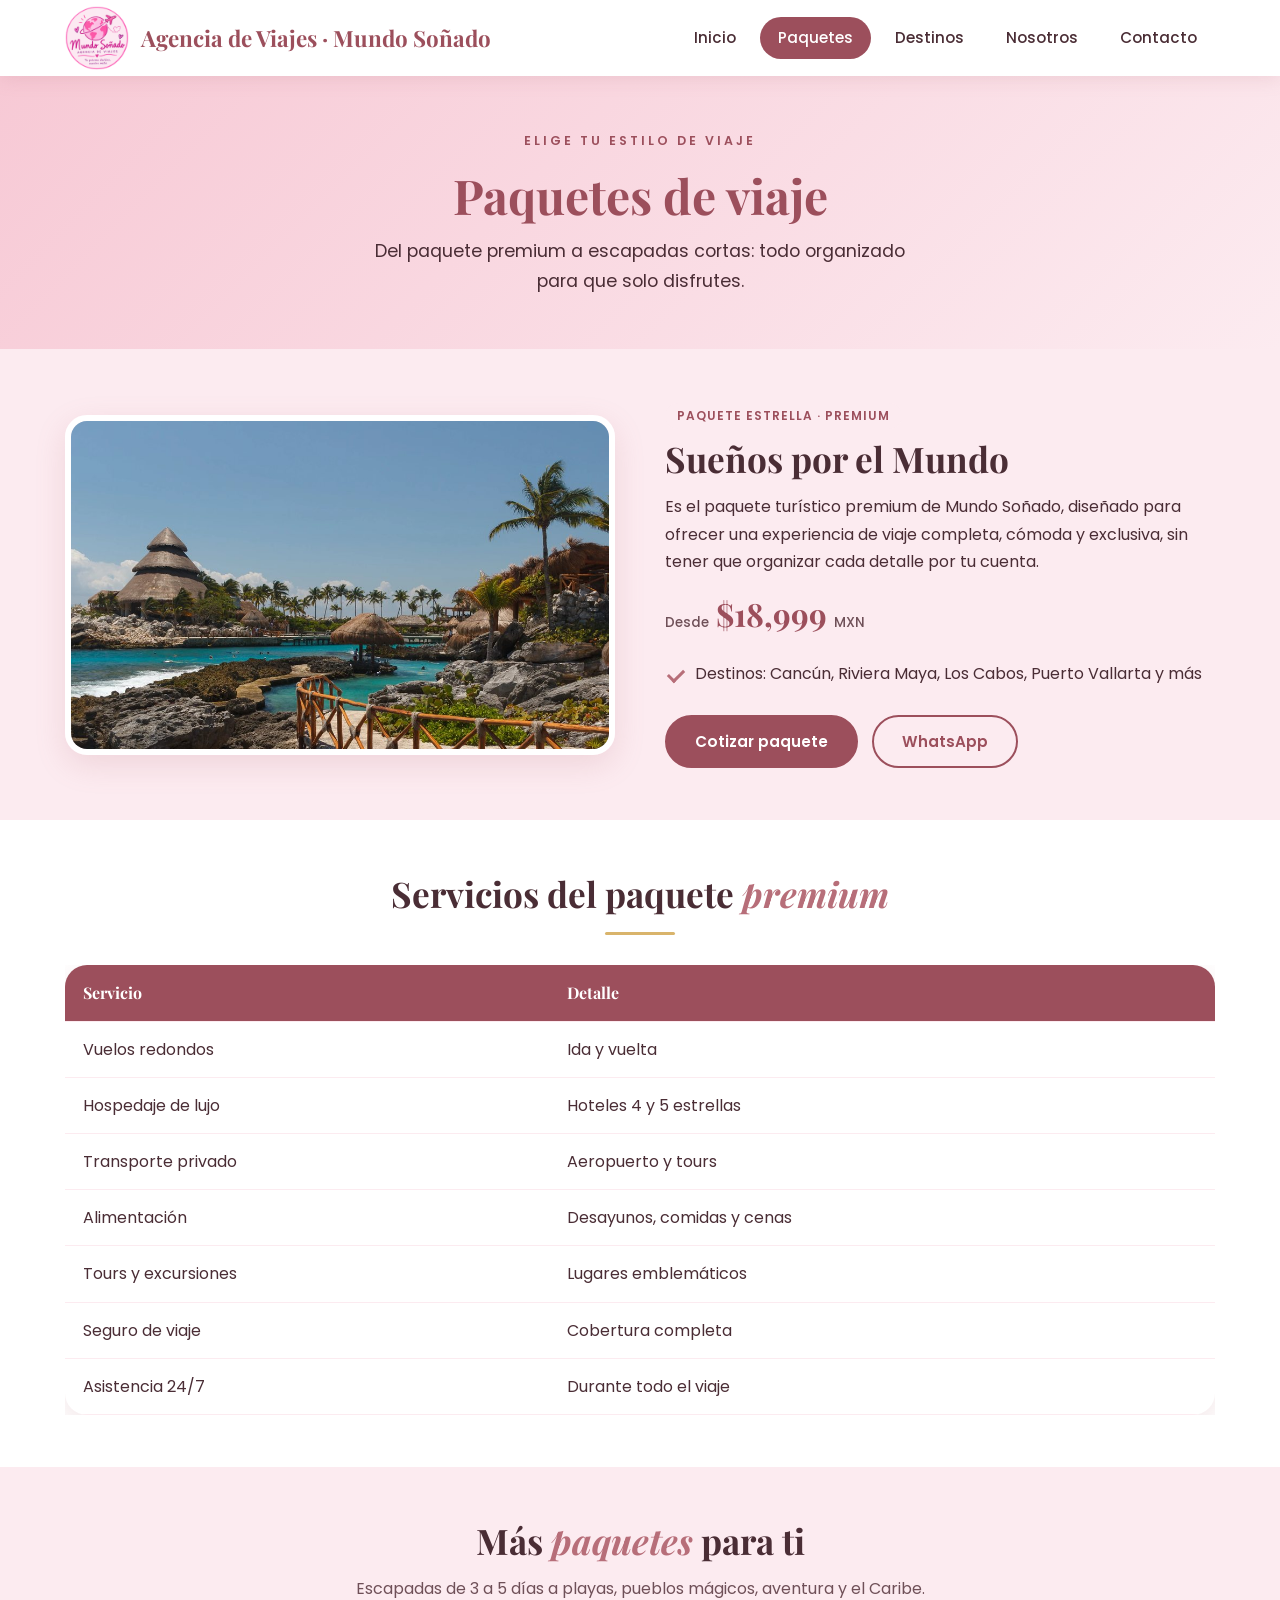
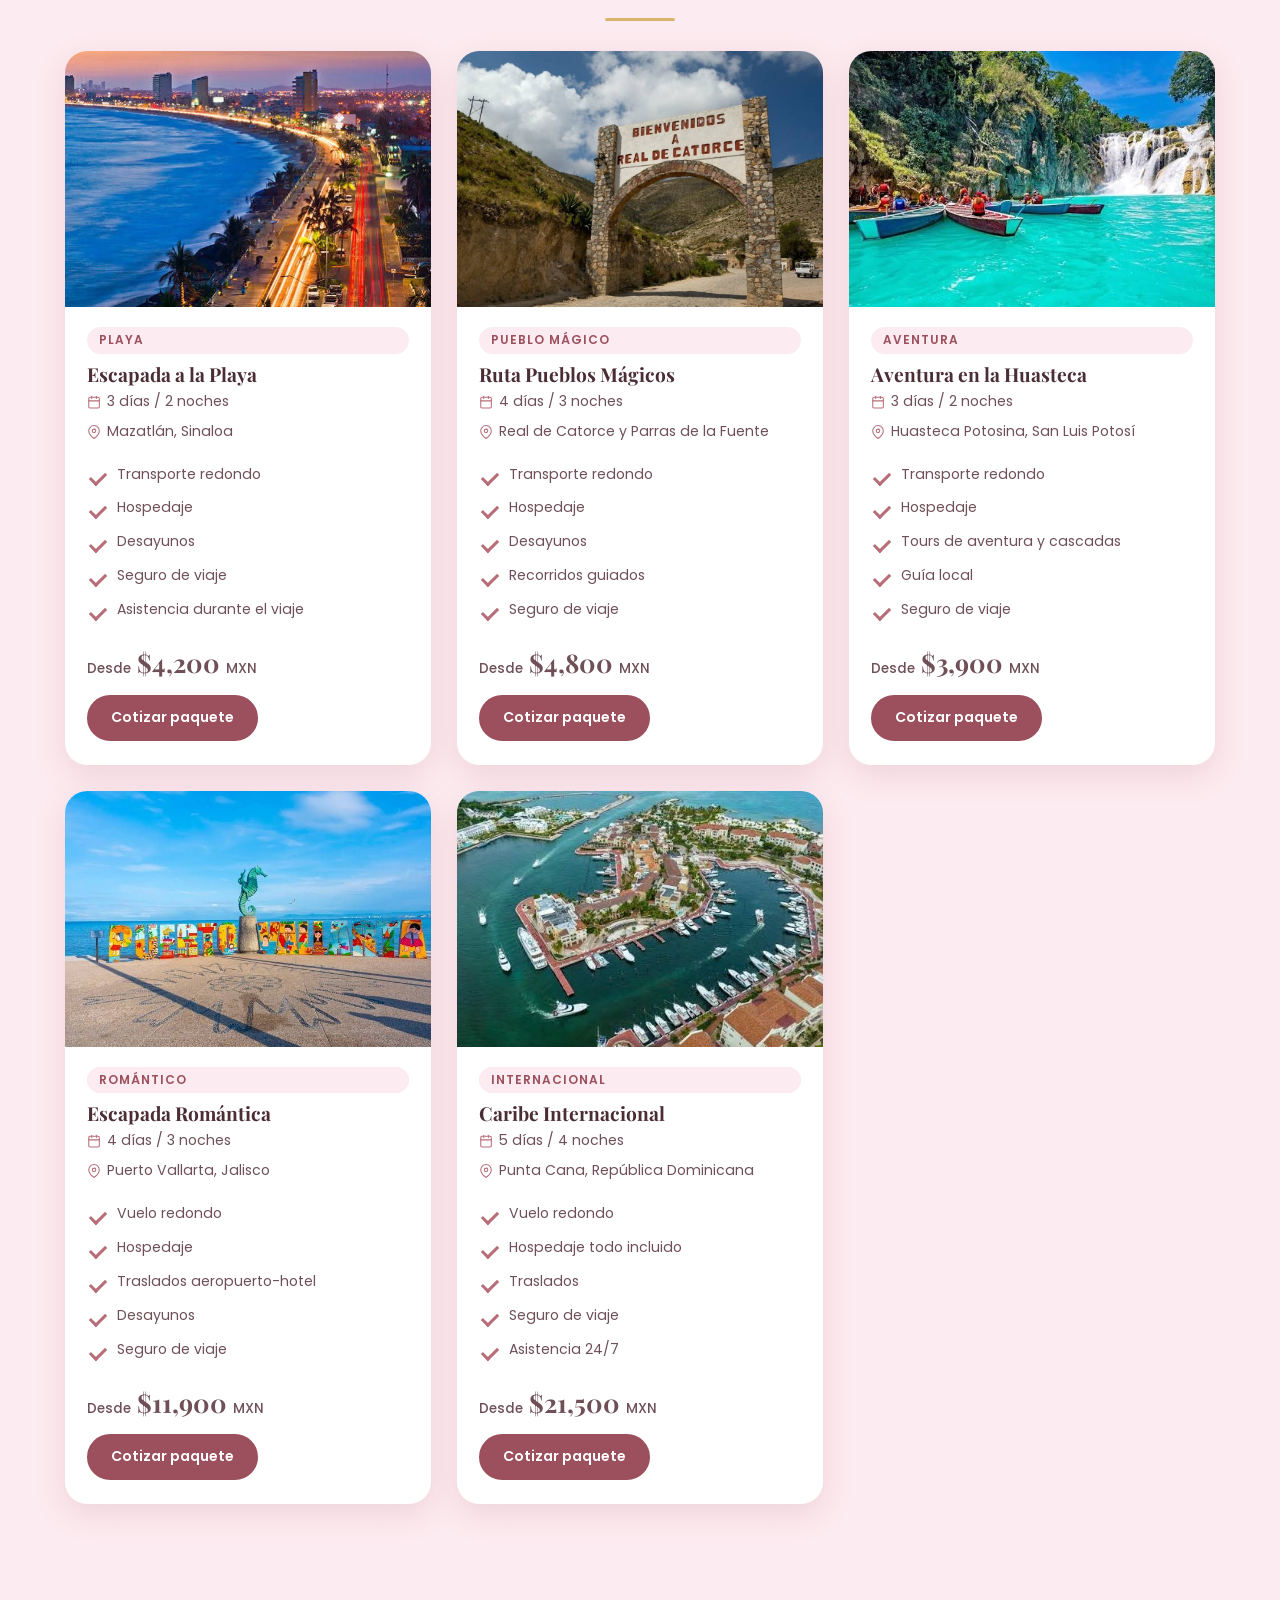
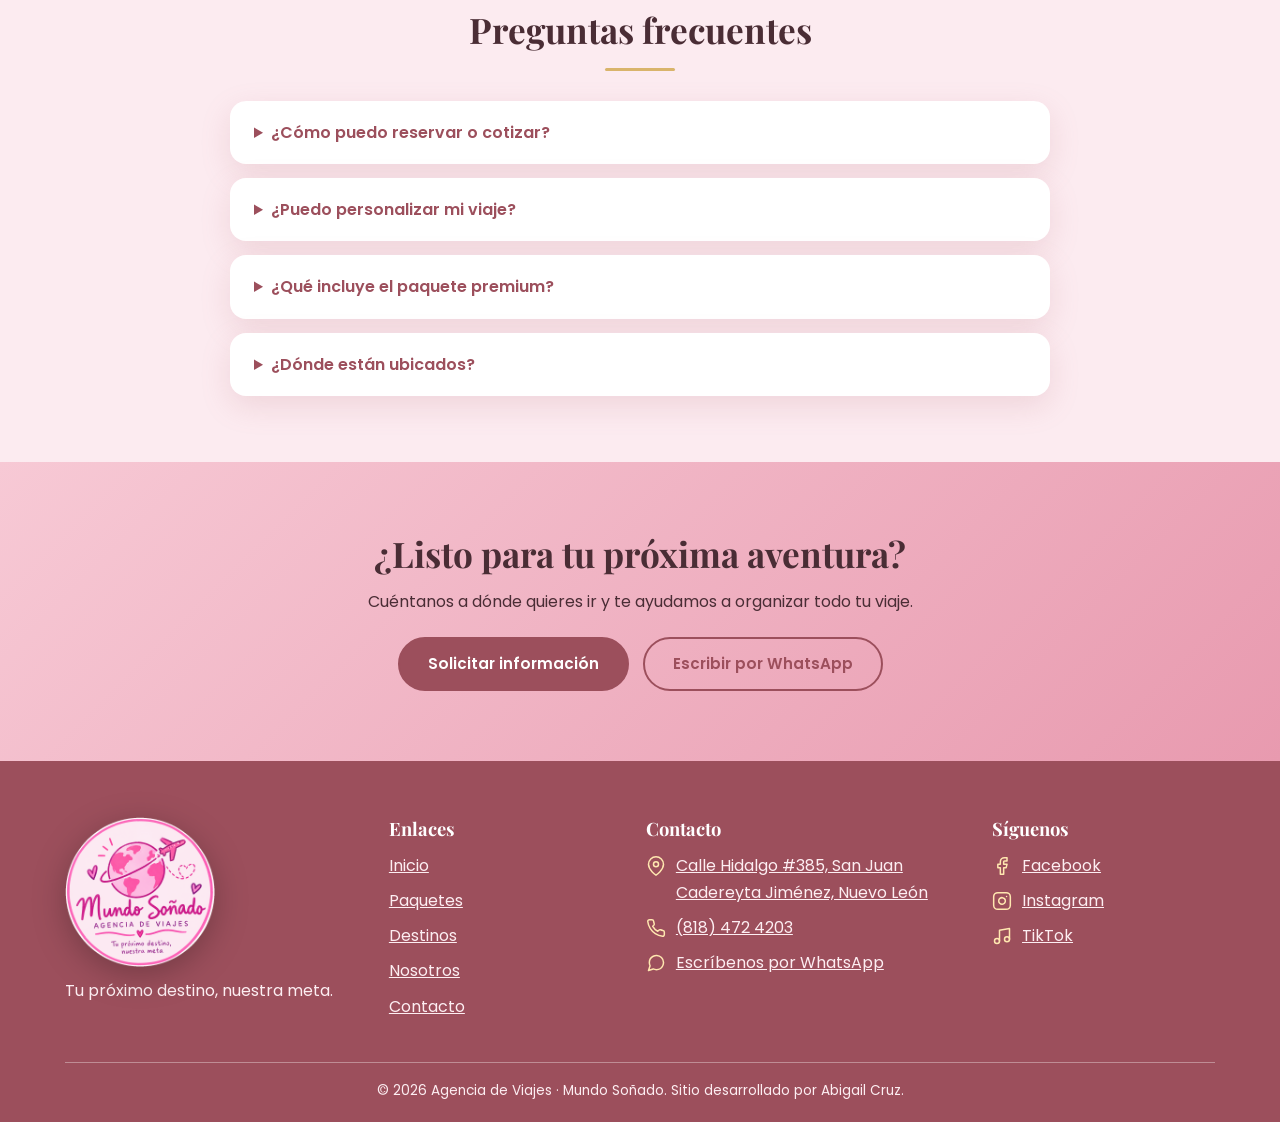
<file: Agencia de Viajes Mundo Soñado/mundo_sonado/paquetes.html>
<!DOCTYPE html>
<html lang="es">
<head>
  <meta charset="UTF-8">
  <meta name="viewport" content="width=device-width, initial-scale=1.0">
  <meta name="description" content="Paquetes de viaje de Mundo Soñado: premium, escapadas a la playa, pueblos mágicos, aventura, romántico e internacional.">
  <title>Paquetes de viaje | Mundo Soñado</title>
  <link rel="icon" type="image/png" href="img/favicon.png">
  <link rel="preconnect" href="https://fonts.googleapis.com">
  <link rel="preconnect" href="https://fonts.gstatic.com" crossorigin>
  <link href="https://fonts.googleapis.com/css2?family=Playfair+Display:ital,wght@0,600;0,700;1,600&family=Poppins:wght@400;500;600&display=swap" rel="stylesheet">
  <link rel="stylesheet" href="styles.css">
</head>
<body>
  <a class="salto" href="#contenido">Saltar al contenido</a>

  <header class="encabezado">
    <div class="contenedor barra">
      <a href="index.html" id="logo" aria-label="Mundo Soñado, ir al inicio">
        <img src="img/logo-mundo-sonado.png" alt="Logo de Mundo Soñado, agencia de viajes: globo terráqueo con un avión" width="64" height="64">
        <span>Agencia de Viajes · Mundo Soñado</span>
      </a>
      <button id="boton-menu" class="boton-menu" type="button" aria-label="Abrir o cerrar el menú" aria-controls="menu-principal" aria-expanded="false">
        <svg class="i-menu" viewBox="0 0 24 24" fill="none" stroke="currentColor" stroke-width="1.8" stroke-linecap="round" stroke-linejoin="round" aria-hidden="true" focusable="false"><path d="M3 12h18M3 6h18M3 18h18"/></svg><svg class="i-cerrar" viewBox="0 0 24 24" fill="none" stroke="currentColor" stroke-width="1.8" stroke-linecap="round" stroke-linejoin="round" aria-hidden="true" focusable="false"><path d="M18 6 6 18M6 6l12 12"/></svg>
      </button>
      <nav class="menu" aria-label="Navegación principal">
      <ul id="menu-principal">
        <li><a href="index.html">Inicio</a></li>
        <li><a href="paquetes.html" class="activo" aria-current="page">Paquetes</a></li>
        <li><a href="destinos.html">Destinos</a></li>
        <li><a href="nosotros.html">Nosotros</a></li>
        <li><a href="contacto.html">Contacto</a></li>
      </ul>
      </nav>
    </div>
  </header>

  <main id="contenido">

    <section class="hero" id="hero" aria-labelledby="titulo-hero">
      <div class="contenedor">
        <p class="sobretitulo">Elige tu estilo de viaje</p>
        <h1 id="titulo-hero">Paquetes de viaje</h1>
        <p class="lead">Del paquete premium a escapadas cortas: todo organizado para que solo disfrutes.</p>
      </div>
    </section>

    <section class="bloque" aria-labelledby="titulo-descripcion">
      <div class="contenedor dos-columnas">
        <img class="foto" src="img/fotos/riviera-maya.jpg" onerror="this.onerror=null;this.src='img/riviera-maya.svg'"  alt="Costa de la Riviera Maya, Quintana Roo" width="800" height="560">
        <div>
          <span class="etiqueta">Paquete estrella · Premium</span>
          <h2 id="titulo-descripcion">Sueños por el Mundo</h2>
          <p>Es el paquete turístico premium de Mundo Soñado, diseñado para ofrecer una experiencia de viaje completa, cómoda y exclusiva, sin tener que organizar cada detalle por tu cuenta.</p>
          <p class="precio"><small>Desde</small> $18,999 <small>MXN</small></p>
          <ul class="lista-check">
            <li>Destinos: Cancún, Riviera Maya, Los Cabos, Puerto Vallarta y más</li>
          </ul>
          <div class="botones">
            <a class="boton-primario" href="contacto.html?paquete=Sue%C3%B1os%20por%20el%20Mundo%20Premium">Cotizar paquete</a>
            <a class="boton-secundario" href="https://wa.me/528184724203" target="_blank" rel="noopener noreferrer">WhatsApp</a>
          </div>
        </div>
      </div>
    </section>

    <section class="bloque blanco" aria-labelledby="titulo-servicios">
      <div class="contenedor">
        <div class="titulo-seccion">
          <h2 id="titulo-servicios">Servicios del paquete <em>premium</em></h2>
        </div>
        <div class="tabla-wrap">
          <table>
            <caption class="sr">Servicios incluidos en el paquete Sueños por el Mundo Premium</caption>
            <thead>
              <tr><th scope="col">Servicio</th><th scope="col">Detalle</th></tr>
            </thead>
            <tbody>
            <tr><td>Vuelos redondos</td><td>Ida y vuelta</td></tr>
            <tr><td>Hospedaje de lujo</td><td>Hoteles 4 y 5 estrellas</td></tr>
            <tr><td>Transporte privado</td><td>Aeropuerto y tours</td></tr>
            <tr><td>Alimentación</td><td>Desayunos, comidas y cenas</td></tr>
            <tr><td>Tours y excursiones</td><td>Lugares emblemáticos</td></tr>
            <tr><td>Seguro de viaje</td><td>Cobertura completa</td></tr>
            <tr><td>Asistencia 24/7</td><td>Durante todo el viaje</td></tr>
            </tbody>
          </table>
        </div>
      </div>
    </section>

    <section class="bloque" aria-labelledby="titulo-mas">
      <div class="contenedor">
        <div class="titulo-seccion">
          <h2 id="titulo-mas">Más <em>paquetes</em> para ti</h2>
          <p>Escapadas de 3 a 5 días a playas, pueblos mágicos, aventura y el Caribe.</p>
        </div>
        <div class="rejilla tres">
          <article class="tarjeta con-imagen">
            <img src="img/fotos/mazatlan.jpg" onerror="this.onerror=null;this.src='img/mazatlan.svg'"  alt="Malecón y costa de Mazatlán, Sinaloa" width="800" height="560" loading="lazy">
            <div class="contenido">
              <span class="etiqueta">Playa</span>
              <h3>Escapada a la Playa</h3>
              <p class="datos"><svg class="icono-svg" viewBox="0 0 24 24" fill="none" stroke="currentColor" stroke-width="1.8" stroke-linecap="round" stroke-linejoin="round" aria-hidden="true" focusable="false"><rect x="3" y="4" width="18" height="18" rx="2"/><path d="M16 2v4M8 2v4M3 10h18"/></svg>3 días / 2 noches</p>
              <p class="datos"><svg class="icono-svg" viewBox="0 0 24 24" fill="none" stroke="currentColor" stroke-width="1.8" stroke-linecap="round" stroke-linejoin="round" aria-hidden="true" focusable="false"><path d="M21 10c0 7-9 13-9 13s-9-6-9-13a9 9 0 0 1 18 0z"/><circle cx="12" cy="10" r="3"/></svg>Mazatlán, Sinaloa</p>
              <ul class="lista-check">
                <li>Transporte redondo</li>
                <li>Hospedaje</li>
                <li>Desayunos</li>
                <li>Seguro de viaje</li>
                <li>Asistencia durante el viaje</li>
              </ul>
              <p class="precio"><small>Desde</small> $4,200 <small>MXN</small></p>
              <a class="boton-primario" href="contacto.html?paquete=Escapada%20a%20la%20Playa">Cotizar paquete</a>
            </div>
          </article>
          <article class="tarjeta con-imagen">
            <img src="img/fotos/real-de-catorce.jpg" onerror="this.onerror=null;this.src='img/real-de-catorce.svg'"  alt="Calles y paisaje de Real de Catorce, San Luis Potosí" width="800" height="560" loading="lazy">
            <div class="contenido">
              <span class="etiqueta">Pueblo mágico</span>
              <h3>Ruta Pueblos Mágicos</h3>
              <p class="datos"><svg class="icono-svg" viewBox="0 0 24 24" fill="none" stroke="currentColor" stroke-width="1.8" stroke-linecap="round" stroke-linejoin="round" aria-hidden="true" focusable="false"><rect x="3" y="4" width="18" height="18" rx="2"/><path d="M16 2v4M8 2v4M3 10h18"/></svg>4 días / 3 noches</p>
              <p class="datos"><svg class="icono-svg" viewBox="0 0 24 24" fill="none" stroke="currentColor" stroke-width="1.8" stroke-linecap="round" stroke-linejoin="round" aria-hidden="true" focusable="false"><path d="M21 10c0 7-9 13-9 13s-9-6-9-13a9 9 0 0 1 18 0z"/><circle cx="12" cy="10" r="3"/></svg>Real de Catorce y Parras de la Fuente</p>
              <ul class="lista-check">
                <li>Transporte redondo</li>
                <li>Hospedaje</li>
                <li>Desayunos</li>
                <li>Recorridos guiados</li>
                <li>Seguro de viaje</li>
              </ul>
              <p class="precio"><small>Desde</small> $4,800 <small>MXN</small></p>
              <a class="boton-primario" href="contacto.html?paquete=Ruta%20Pueblos%20M%C3%A1gicos">Cotizar paquete</a>
            </div>
          </article>
          <article class="tarjeta con-imagen">
            <img src="img/fotos/huasteca.jpg" onerror="this.onerror=null;this.src='img/huasteca.svg'"  alt="Cascadas de la Huasteca Potosina, San Luis Potosí" width="800" height="560" loading="lazy">
            <div class="contenido">
              <span class="etiqueta">Aventura</span>
              <h3>Aventura en la Huasteca</h3>
              <p class="datos"><svg class="icono-svg" viewBox="0 0 24 24" fill="none" stroke="currentColor" stroke-width="1.8" stroke-linecap="round" stroke-linejoin="round" aria-hidden="true" focusable="false"><rect x="3" y="4" width="18" height="18" rx="2"/><path d="M16 2v4M8 2v4M3 10h18"/></svg>3 días / 2 noches</p>
              <p class="datos"><svg class="icono-svg" viewBox="0 0 24 24" fill="none" stroke="currentColor" stroke-width="1.8" stroke-linecap="round" stroke-linejoin="round" aria-hidden="true" focusable="false"><path d="M21 10c0 7-9 13-9 13s-9-6-9-13a9 9 0 0 1 18 0z"/><circle cx="12" cy="10" r="3"/></svg>Huasteca Potosina, San Luis Potosí</p>
              <ul class="lista-check">
                <li>Transporte redondo</li>
                <li>Hospedaje</li>
                <li>Tours de aventura y cascadas</li>
                <li>Guía local</li>
                <li>Seguro de viaje</li>
              </ul>
              <p class="precio"><small>Desde</small> $3,900 <small>MXN</small></p>
              <a class="boton-primario" href="contacto.html?paquete=Aventura%20en%20la%20Huasteca">Cotizar paquete</a>
            </div>
          </article>
          <article class="tarjeta con-imagen">
            <img src="img/fotos/puerto-vallarta.jpg" onerror="this.onerror=null;this.src='img/puerto-vallarta.svg'"  alt="Malecón y bahía de Puerto Vallarta, Jalisco" width="800" height="560" loading="lazy">
            <div class="contenido">
              <span class="etiqueta">Romántico</span>
              <h3>Escapada Romántica</h3>
              <p class="datos"><svg class="icono-svg" viewBox="0 0 24 24" fill="none" stroke="currentColor" stroke-width="1.8" stroke-linecap="round" stroke-linejoin="round" aria-hidden="true" focusable="false"><rect x="3" y="4" width="18" height="18" rx="2"/><path d="M16 2v4M8 2v4M3 10h18"/></svg>4 días / 3 noches</p>
              <p class="datos"><svg class="icono-svg" viewBox="0 0 24 24" fill="none" stroke="currentColor" stroke-width="1.8" stroke-linecap="round" stroke-linejoin="round" aria-hidden="true" focusable="false"><path d="M21 10c0 7-9 13-9 13s-9-6-9-13a9 9 0 0 1 18 0z"/><circle cx="12" cy="10" r="3"/></svg>Puerto Vallarta, Jalisco</p>
              <ul class="lista-check">
                <li>Vuelo redondo</li>
                <li>Hospedaje</li>
                <li>Traslados aeropuerto-hotel</li>
                <li>Desayunos</li>
                <li>Seguro de viaje</li>
              </ul>
              <p class="precio"><small>Desde</small> $11,900 <small>MXN</small></p>
              <a class="boton-primario" href="contacto.html?paquete=Escapada%20Rom%C3%A1ntica">Cotizar paquete</a>
            </div>
          </article>
          <article class="tarjeta con-imagen">
            <img src="img/fotos/punta-cana.jpg" onerror="this.onerror=null;this.src='img/punta-cana.svg'"  alt="Marina y costa de Punta Cana, República Dominicana" width="800" height="560" loading="lazy">
            <div class="contenido">
              <span class="etiqueta">Internacional</span>
              <h3>Caribe Internacional</h3>
              <p class="datos"><svg class="icono-svg" viewBox="0 0 24 24" fill="none" stroke="currentColor" stroke-width="1.8" stroke-linecap="round" stroke-linejoin="round" aria-hidden="true" focusable="false"><rect x="3" y="4" width="18" height="18" rx="2"/><path d="M16 2v4M8 2v4M3 10h18"/></svg>5 días / 4 noches</p>
              <p class="datos"><svg class="icono-svg" viewBox="0 0 24 24" fill="none" stroke="currentColor" stroke-width="1.8" stroke-linecap="round" stroke-linejoin="round" aria-hidden="true" focusable="false"><path d="M21 10c0 7-9 13-9 13s-9-6-9-13a9 9 0 0 1 18 0z"/><circle cx="12" cy="10" r="3"/></svg>Punta Cana, República Dominicana</p>
              <ul class="lista-check">
                <li>Vuelo redondo</li>
                <li>Hospedaje todo incluido</li>
                <li>Traslados</li>
                <li>Seguro de viaje</li>
                <li>Asistencia 24/7</li>
              </ul>
              <p class="precio"><small>Desde</small> $21,500 <small>MXN</small></p>
              <a class="boton-primario" href="contacto.html?paquete=Caribe%20Internacional">Cotizar paquete</a>
            </div>
          </article>
        </div>
      </div>
    </section>

    <section class="bloque" aria-labelledby="titulo-faq">
      <div class="contenedor" style="max-width:820px">
        <div class="titulo-seccion">
          <h2 id="titulo-faq">Preguntas frecuentes</h2>
        </div>
        <details>
          <summary>¿Cómo puedo reservar o cotizar?</summary>
          <p>Escríbenos por WhatsApp al (818) 472 4203 o llena el formulario de contacto y te damos seguimiento.</p>
        </details>
        <details>
          <summary>¿Puedo personalizar mi viaje?</summary>
          <p>Sí. Nuestra asesoría es personalizada: cuéntanos tus gustos y tu presupuesto y te ayudamos a adaptar el viaje a lo que necesitas.</p>
        </details>
        <details>
          <summary>¿Qué incluye el paquete premium?</summary>
          <p>Vuelos redondos, hospedaje en hoteles de 4 y 5 estrellas, transporte privado (aeropuerto y tours), desayunos, comidas y cenas, tours y excursiones, seguro de viaje con cobertura completa y asistencia 24/7.</p>
        </details>
        <details>
          <summary>¿Dónde están ubicados?</summary>
          <p>Calle Hidalgo #385, San Juan Cadereyta Jiménez, Nuevo León.</p>
        </details>
      </div>
    </section>

    <section class="cta" aria-labelledby="cta-titulo">
      <div class="contenedor">
        <h2 id="cta-titulo">¿Listo para tu próxima aventura?</h2>
        <p>Cuéntanos a dónde quieres ir y te ayudamos a organizar todo tu viaje.</p>
        <div class="botones centro">
          <a class="boton-primario" href="contacto.html">Solicitar información</a>
          <a class="boton-secundario" href="https://wa.me/528184724203" target="_blank" rel="noopener noreferrer">Escribir por WhatsApp</a>
        </div>
      </div>
    </section>

  </main>

  <footer class="pie">
    <div class="contenedor">
      <div class="pie-grid">
        <div class="pie-marca">
          <img src="img/logo-mundo-sonado.png" alt="Logo de Mundo Soñado, agencia de viajes: globo terráqueo con un avión" width="150" height="150" loading="lazy">
          <p>Tu próximo destino, nuestra meta.</p>
        </div>
        <nav aria-label="Enlaces del pie de página">
          <h2 class="titulo-pie">Enlaces</h2>
          <ul>
            <li><a href="index.html">Inicio</a></li>
            <li><a href="paquetes.html">Paquetes</a></li>
            <li><a href="destinos.html">Destinos</a></li>
            <li><a href="nosotros.html">Nosotros</a></li>
            <li><a href="contacto.html">Contacto</a></li>
          </ul>
        </nav>
        <div>
          <h2 class="titulo-pie">Contacto</h2>
          <ul>
            <li><svg class="icono-svg" viewBox="0 0 24 24" fill="none" stroke="currentColor" stroke-width="1.8" stroke-linecap="round" stroke-linejoin="round" aria-hidden="true" focusable="false"><path d="M21 10c0 7-9 13-9 13s-9-6-9-13a9 9 0 0 1 18 0z"/><circle cx="12" cy="10" r="3"/></svg><a href="https://www.google.com/maps/search/?api=1&query=Calle+Hidalgo+385+San+Juan+Cadereyta+Jim%C3%A9nez+Nuevo+Le%C3%B3n" target="_blank" rel="noopener noreferrer">Calle Hidalgo #385, San Juan Cadereyta Jiménez, Nuevo León</a></li>
            <li><svg class="icono-svg" viewBox="0 0 24 24" fill="none" stroke="currentColor" stroke-width="1.8" stroke-linecap="round" stroke-linejoin="round" aria-hidden="true" focusable="false"><path d="M22 16.92v3a2 2 0 0 1-2.18 2 19.79 19.79 0 0 1-8.63-3.07 19.5 19.5 0 0 1-6-6 19.79 19.79 0 0 1-3.07-8.67A2 2 0 0 1 4.11 2h3a2 2 0 0 1 2 1.72 12.84 12.84 0 0 0 .7 2.81 2 2 0 0 1-.45 2.11L8.09 9.91a16 16 0 0 0 6 6l1.27-1.27a2 2 0 0 1 2.11-.45 12.84 12.84 0 0 0 2.81.7A2 2 0 0 1 22 16.92z"/></svg><a href="tel:+528184724203">(818) 472 4203</a></li>
            <li><svg class="icono-svg" viewBox="0 0 24 24" fill="none" stroke="currentColor" stroke-width="1.8" stroke-linecap="round" stroke-linejoin="round" aria-hidden="true" focusable="false"><path d="M21 11.5a8.38 8.38 0 0 1-.9 3.8 8.5 8.5 0 0 1-7.6 4.7 8.38 8.38 0 0 1-3.8-.9L3 21l1.9-5.7a8.38 8.38 0 0 1-.9-3.8 8.5 8.5 0 0 1 4.7-7.6 8.38 8.38 0 0 1 3.8-.9h.5a8.48 8.48 0 0 1 8 8v.5z"/></svg><a href="https://wa.me/528184724203" target="_blank" rel="noopener noreferrer">Escríbenos por WhatsApp</a></li>
          </ul>
        </div>
        <div>
          <h2 class="titulo-pie">Síguenos</h2>
          <ul>
            <li><svg class="icono-svg" viewBox="0 0 24 24" fill="none" stroke="currentColor" stroke-width="1.8" stroke-linecap="round" stroke-linejoin="round" aria-hidden="true" focusable="false"><path d="M18 2h-3a5 5 0 0 0-5 5v3H7v4h3v8h4v-8h3l1-4h-4V7a1 1 0 0 1 1-1h3z"/></svg><a href="https://www.facebook.com/share/1K47izk2hy/?mibextid=wwXIfr" target="_blank" rel="noopener noreferrer">Facebook</a></li>
            <li><svg class="icono-svg" viewBox="0 0 24 24" fill="none" stroke="currentColor" stroke-width="1.8" stroke-linecap="round" stroke-linejoin="round" aria-hidden="true" focusable="false"><rect x="2" y="2" width="20" height="20" rx="5"/><path d="M16 11.37A4 4 0 1 1 12.63 8 4 4 0 0 1 16 11.37z"/><path d="M17.5 6.5h.01"/></svg><a href="https://www.instagram.com/abigail.t20?srtk=MWN2MWVkdWY3YmVtOA%3D%3D&amp;utm_source=qr" target="_blank" rel="noopener noreferrer">Instagram</a></li>
            <li><svg class="icono-svg" viewBox="0 0 24 24" fill="none" stroke="currentColor" stroke-width="1.8" stroke-linecap="round" stroke-linejoin="round" aria-hidden="true" focusable="false"><path d="M9 18V5l12-2v13"/><circle cx="6" cy="18" r="3"/><circle cx="18" cy="16" r="3"/></svg><a href="https://www.tiktok.com/@av_ms20" target="_blank" rel="noopener noreferrer">TikTok</a></li>
          </ul>
        </div>
      </div>
      <p class="copy">© 2026 Agencia de Viajes · Mundo Soñado. Sitio desarrollado por Abigail Cruz.</p>
    </div>
  </footer>

  <script src="script.js"></script>
</body>
</html>
</file>
<file: Agencia de Viajes Mundo Soñado/mundo_sonado/styles.css>
:root {
  --rosa-pastel: #F7C9D5;
  --rosa-palo: #E89AAF;
  --rosa-claro: #FCEBF0;
  --rosa-viejo: #B76E79;
  --rosa-profundo: #9C4F5C;
  --fucsia: #B0206F;
  --dorado: #D9B46B;
  --dorado-claro: #FFE7B0;
  --blanco: #FFFFFF;
  --texto: #4a2d35;
  --gris: #6f5058;
  --sombra: 0 10px 30px rgba(183, 110, 121, 0.18);
  --radio: 22px;
  --serif: "Playfair Display", Georgia, "Times New Roman", serif;
  --sans: "Poppins", "Segoe UI", Tahoma, Arial, sans-serif;
}

* { box-sizing: border-box; }

body {
  margin: 0;
  font-family: var(--sans);
  font-size: 1rem;
  line-height: 1.7;
  color: var(--texto);
  background-color: var(--rosa-claro);
}

h1, h2, h3, h4 { font-family: var(--serif); line-height: 1.25; margin: 0 0 12px; }
h1 { font-size: clamp(2rem, 4.5vw, 3rem); color: var(--rosa-profundo); }
h2 { font-size: clamp(1.6rem, 3vw, 2.2rem); }
h3 { font-size: 1.2rem; }
p  { margin: 0 0 12px; }
ul { list-style: none; margin: 0; padding: 0; }
a  { color: inherit; text-decoration: none; }
img, video, iframe { max-width: 100%; display: block; }
img { height: auto; }
video { width: 100%; border-radius: 16px; }
iframe { width: 100%; border: 0; border-radius: 16px; }
svg.icono-svg { width: 1em; height: 1em; flex: none; }

#logo { display: flex; align-items: center; gap: 12px; font-family: var(--serif); font-weight: 700; font-size: 1.4rem; color: var(--rosa-profundo); }
#logo img { width: 64px; height: 64px; }
#menu-principal { display: flex; gap: 6px; }
#boton-menu { display: none; }
#hero { background: linear-gradient(135deg, var(--rosa-pastel) 0%, var(--rosa-claro) 100%); }
#formulario-contacto { background: var(--blanco); padding: 30px; border-radius: var(--radio); box-shadow: var(--sombra); }

.contenedor { width: min(1150px, 92%); margin: 0 auto; }
.bloque { padding: 52px 0; }
.bloque.blanco { background: var(--blanco); }
.titulo-seccion { text-align: center; margin: 0 auto 30px; max-width: 700px; }
.titulo-seccion p { color: var(--gris); }
.titulo-seccion::after { content: ""; display: block; width: 70px; height: 3px; background: var(--dorado); margin: 16px auto 0; border-radius: 4px; }

.salto { position: absolute; left: -999px; top: 0; background: var(--rosa-profundo); color: var(--blanco); padding: 10px 16px; z-index: 300; }
.salto:focus { left: 10px; top: 10px; }

a:focus-visible, button:focus-visible, input:focus-visible, select:focus-visible, textarea:focus-visible, summary:focus-visible {
  outline: 3px solid var(--dorado); outline-offset: 2px;
}

.encabezado { background: rgba(255,255,255,.96); position: sticky; top: 0; z-index: 100; box-shadow: 0 2px 18px rgba(183,110,121,.18); }
.barra { display: flex; align-items: center; justify-content: space-between; padding: 6px 0; }
.menu a { display: block; padding: 8px 18px; border-radius: 999px; font-weight: 500; font-size: .95rem; transition: background .25s; }
.menu a:hover { background: var(--rosa-pastel); }
.menu a.activo { background: var(--rosa-profundo); color: var(--blanco); }
.boton-menu { background: none; border: 2px solid var(--rosa-profundo); color: var(--rosa-profundo); border-radius: 12px; padding: 8px 10px; cursor: pointer; line-height: 0; }
.boton-menu svg { width: 26px; height: 26px; }
.boton-menu .i-cerrar { display: none; }
.boton-menu[aria-expanded="true"] .i-menu { display: none; }
.boton-menu[aria-expanded="true"] .i-cerrar { display: block; }

.boton-primario, .boton-secundario {
  display: inline-block; padding: 12px 28px; border-radius: 999px; font-weight: 600; font-family: var(--sans);
  font-size: .95rem; cursor: pointer; border: 2px solid var(--rosa-profundo); text-align: center;
  transition: transform .2s, background .2s, color .2s;
}
.boton-primario { background: var(--rosa-profundo); color: var(--blanco); }
.boton-primario:hover { background: var(--dorado); border-color: var(--dorado); color: var(--texto); transform: translateY(-2px); }
.boton-secundario { background: transparent; color: var(--rosa-profundo); }
.boton-secundario:hover { background: var(--rosa-profundo); color: var(--blanco); }
.botones { display: flex; gap: 14px; flex-wrap: wrap; margin-top: 22px; }
.botones.centro { justify-content: center; }

.hero { padding: 54px 0 40px; text-align: center; }
.hero.portada { text-align: left; padding: 70px 0 90px; }
.hero.portada .contenedor { display: grid; grid-template-columns: 1.1fr 1fr; gap: 50px; align-items: center; }
.hero p.lead { font-size: 1.1rem; max-width: 560px; }
.hero:not(.portada) p.lead { margin-left: auto; margin-right: auto; }
.sobretitulo { letter-spacing: 3px; font-size: .78rem; text-transform: uppercase; font-weight: 600; color: var(--rosa-profundo); margin-bottom: 14px; }
.hero h1 em, .titulo-seccion h2 em { color: var(--rosa-viejo); font-style: italic; }

.hero-visual { position: relative; }
.hero-visual .marco { width: 100%; height: 450px; object-fit: cover; border-radius: 225px 225px 28px 28px; box-shadow: var(--sombra); border: 6px solid var(--blanco); background: var(--rosa-pastel); }
.hero-visual .insignia { position: absolute; bottom: -34px; left: -28px; width: 160px; height: 160px; filter: drop-shadow(0 8px 14px rgba(176,32,111,.3)); }
.hero-visual .etiqueta-flotante { position: absolute; top: 40px; right: -14px; background: var(--blanco); border-radius: 18px; padding: 10px 18px; box-shadow: var(--sombra); font-size: .85rem; font-weight: 600; color: var(--rosa-profundo); display: flex; align-items: center; gap: 8px; }

.rejilla { display: grid; grid-template-columns: repeat(auto-fit, minmax(230px, 1fr)); gap: 26px; }
.rejilla.centrada { display: flex; flex-wrap: wrap; justify-content: center; }
.rejilla.centrada > * { flex: 0 1 250px; }
.rejilla.tres { grid-template-columns: repeat(auto-fill, minmax(300px, 1fr)); }
.tarjeta { background: var(--blanco); border-radius: var(--radio); box-shadow: var(--sombra); padding: 28px 22px; transition: transform .25s; }
.tarjeta:hover { transform: translateY(-5px); }
.tarjeta.centrada { text-align: center; }
.tarjeta p { color: var(--gris); font-size: .93rem; margin: 0; }
.icono { width: 72px; height: 72px; margin: 0 auto 14px; border-radius: 50%; background: var(--rosa-claro); color: var(--rosa-profundo); display: flex; align-items: center; justify-content: center; }
.icono svg { width: 34px; height: 34px; }
.tarjeta .detalle { display: block; color: var(--rosa-profundo); font-weight: 600; font-size: .85rem; margin-top: 4px; }
.etiqueta { display: inline-block; background: var(--rosa-claro); color: var(--rosa-profundo); font-size: .75rem; font-weight: 600; letter-spacing: 1px; text-transform: uppercase; padding: 3px 12px; border-radius: 999px; margin-bottom: 8px; }
.precio { font-family: var(--serif); font-size: 2rem; font-weight: 700; color: var(--rosa-profundo); margin: 6px 0 14px; }
.precio small { font-family: var(--sans); font-size: .85rem; font-weight: 500; color: var(--gris); }

.dos-columnas { display: grid; grid-template-columns: 1fr 1fr; gap: 50px; align-items: center; }
.foto { width: 100%; height: 340px; object-fit: cover; border-radius: var(--radio); box-shadow: var(--sombra); border: 6px solid var(--blanco); }
.logo-grande { width: min(100%, 380px); margin: 0 auto; filter: drop-shadow(0 12px 22px rgba(176,32,111,.25)); }
.lista-check li { padding: 5px 0 5px 30px; position: relative; }
.lista-check li::before { content: ""; position: absolute; left: 6px; top: 11px; width: 7px; height: 13px; border: solid var(--rosa-viejo); border-width: 0 3px 3px 0; transform: rotate(45deg); }

.con-imagen { padding: 0; overflow: hidden; display: flex; flex-direction: column; height: 100%; }
.con-imagen > img { width: 100%; aspect-ratio: 10 / 7; object-fit: cover; background: var(--rosa-pastel); }
.con-imagen .contenido { padding: 20px 22px 24px; display: flex; flex-direction: column; flex: 1; }
.con-imagen h3 { margin-bottom: 4px; }
.con-imagen .datos { color: var(--gris); font-size: .88rem; display: flex; align-items: center; gap: 6px; margin-bottom: 6px; }
.con-imagen .datos svg { color: var(--rosa-viejo); }
.con-imagen .lista-check { margin: 8px 0 4px; font-size: .88rem; color: var(--gris); }
.con-imagen .precio { font-size: 1.6rem; margin: auto 0 10px; padding-top: 10px; }
.con-imagen .boton-primario, .con-imagen .boton-secundario { align-self: flex-start; padding: 9px 22px; font-size: .88rem; }

.filtros { display: flex; gap: 10px; justify-content: center; flex-wrap: wrap; margin-bottom: 34px; }
.filtros button { background: var(--blanco); border: 2px solid var(--rosa-palo); color: var(--rosa-profundo); padding: 8px 22px; border-radius: 999px; cursor: pointer; font-weight: 600; font-family: var(--sans); transition: all .2s; }
.filtros button:hover, .filtros button.activo { background: var(--rosa-profundo); border-color: var(--rosa-profundo); color: var(--blanco); }
[hidden] { display: none !important; }

.carrusel { position: relative; }
.pista { display: flex; gap: 22px; overflow-x: auto; scroll-snap-type: x mandatory; scroll-behavior: smooth; padding: 10px 4px 22px; scrollbar-width: none; }
.pista::-webkit-scrollbar { display: none; }
.diapositiva { flex: 0 0 calc((100% - 44px) / 3); scroll-snap-align: start; margin: 0; }
.carrusel.individual .diapositiva { flex: 0 0 100%; }
.carrusel.individual img { margin: 0 auto; width: min(100%, 380px); border-radius: var(--radio); box-shadow: var(--sombra); }
.carrusel figcaption { text-align: center; font-size: .88rem; color: var(--gris); margin-top: 10px; }
.carrusel-boton { position: absolute; top: 45%; width: 44px; height: 44px; border-radius: 50%; border: none; background: var(--rosa-profundo); color: var(--blanco); cursor: pointer; box-shadow: var(--sombra); z-index: 2; display: flex; align-items: center; justify-content: center; }
.carrusel-boton svg { width: 22px; height: 22px; }
.carrusel:not(.individual) .carrusel-boton { top: 100px; }
.carrusel-boton:hover { background: var(--dorado); color: var(--texto); }
.carrusel-boton.anterior { left: -10px; }
.carrusel-boton.siguiente { right: -10px; }
.carrusel-boton.anterior svg { transform: rotate(180deg); }
.puntos { display: flex; justify-content: center; gap: 8px; margin-top: 4px; }
.punto { width: 12px; height: 12px; border-radius: 50%; border: none; background: var(--rosa-pastel); cursor: pointer; padding: 0; }
.punto.activo { background: var(--rosa-profundo); }

.estadisticas { background: var(--rosa-profundo); color: var(--blanco); padding: 64px 0; }
.estadisticas h2 { color: var(--blanco); }
.estadisticas .titulo-seccion p { color: #fbe4ea; }
.estadisticas .rejilla { text-align: center; }
.estadisticas strong { display: block; font-family: var(--serif); font-size: 2.8rem; color: var(--dorado-claro); line-height: 1.1; }
.barra-dato { margin-bottom: 18px; }
.barra-dato > span { display: flex; justify-content: space-between; font-weight: 600; margin-bottom: 6px; }
.barra-fondo { background: var(--rosa-pastel); border-radius: 999px; height: 14px; overflow: hidden; }
.barra-relleno { background: var(--rosa-profundo); height: 100%; border-radius: 999px; }
.w20 { width: 20%; } .w40 { width: 40%; } .w93 { width: 93%; }

.tabla-wrap { overflow-x: auto; }
table { width: 100%; border-collapse: collapse; background: var(--blanco); border-radius: var(--radio); overflow: hidden; box-shadow: var(--sombra); }
th, td { padding: 14px 18px; text-align: left; border-bottom: 1px solid var(--rosa-claro); }
th { background: var(--rosa-profundo); color: var(--blanco); font-family: var(--serif); white-space: nowrap; }
.sr { position: absolute; left: -999px; }

.contacto-grid { display: grid; grid-template-columns: 1.3fr 1fr; gap: 36px; align-items: start; }
.campo { margin-bottom: 18px; }
label { display: block; font-weight: 600; margin-bottom: 6px; color: var(--rosa-profundo); font-size: .92rem; }
input, select, textarea { width: 100%; padding: 12px 16px; border: 2px solid var(--rosa-pastel); border-radius: 14px; font: inherit; color: var(--texto); background: var(--rosa-claro); }
input:focus, select:focus, textarea:focus { border-color: var(--rosa-palo); background: var(--blanco); }
textarea { min-height: 110px; resize: vertical; }
.error { color: #a4211a; font-size: .85rem; display: none; margin-top: 4px; }
.campo.invalido input, .campo.invalido select, .campo.invalido textarea { border-color: #a4211a; }
.campo.invalido .error { display: block; }
.exito { display: none; background: #f4ecd6; color: #6b4e12; padding: 14px; border-radius: 14px; margin-top: 16px; font-weight: 600; }
.info-contacto { background: var(--rosa-profundo); color: var(--blanco); padding: 32px; border-radius: var(--radio); box-shadow: var(--sombra); }
.info-contacto h2, .info-contacto h3 { color: var(--dorado-claro); }
.info-contacto li { margin-bottom: 14px; display: flex; gap: 10px; align-items: flex-start; }
.info-contacto li svg, .pie li svg { width: 20px; height: 20px; margin-top: 4px; color: var(--dorado-claro); }
.info-contacto a { text-decoration: underline; }
.mapa iframe { height: 340px; box-shadow: var(--sombra); }

details { background: var(--blanco); border-radius: 16px; padding: 18px 24px; margin-bottom: 14px; box-shadow: var(--sombra); }
summary { cursor: pointer; font-weight: 600; color: var(--rosa-profundo); }
details p { margin: 10px 0 0; color: var(--gris); }

.cta { background: linear-gradient(135deg, var(--rosa-pastel), var(--rosa-palo)); text-align: center; padding: 70px 0; }
.cta p { max-width: 560px; margin: 0 auto; }
.pie { background: var(--rosa-profundo); color: #fdeef2; padding: 56px 0 20px; }
.pie-grid { display: grid; grid-template-columns: 1.3fr 1fr 1.4fr 1fr; gap: 34px; }
.pie-marca img { width: 150px; height: 150px; margin-bottom: 10px; filter: drop-shadow(0 8px 16px rgba(0,0,0,.25)); }
.titulo-pie { font-size: 1.15rem; color: var(--blanco); margin-bottom: 12px; }
.pie li { margin-bottom: 8px; display: flex; gap: 10px; align-items: flex-start; }
.pie a { text-decoration: underline; }
.pie a:hover { color: var(--dorado-claro); }
.copy { text-align: center; margin: 34px 0 0; padding-top: 16px; border-top: 1px solid rgba(255,255,255,.35); font-size: .85rem; }

@media (max-width: 900px) {
  .pie-grid { grid-template-columns: 1fr 1fr; }
}
@media (max-width: 768px) {
  #boton-menu { display: block; margin-left: auto; }
  #menu-principal { display: none; position: absolute; top: 100%; left: 0; right: 0; flex-direction: column; background: var(--blanco); padding: 12px 4%; box-shadow: 0 12px 20px rgba(183,110,121,.18); }
  #menu-principal.abierto { display: flex; }
  .menu a { padding: 14px 18px; }
  .dos-columnas, .contacto-grid, .hero.portada .contenedor { grid-template-columns: 1fr; gap: 34px; }
  .hero.portada { text-align: center; }
  .hero.portada p.lead { margin-left: auto; margin-right: auto; }
  .botones { justify-content: center; }
  .diapositiva { flex: 0 0 calc((100% - 22px) / 2); }
  .carrusel-boton.anterior { left: 4px; } .carrusel-boton.siguiente { right: 4px; }
  .bloque { padding: 54px 0; }
  .pie-marca { text-align: center; } .pie-marca img { margin: 0 auto 10px; }
}

@media (max-width: 480px) and (orientation: portrait) {
  body { font-size: .97rem; }
  h1 { font-size: 1.9rem; }
  h2 { font-size: 1.5rem; }
  #logo { font-size: 1.1rem; }
  #logo img { width: 54px; height: 54px; }
  .hero, .hero.portada { padding: 44px 0 56px; }
  .hero-visual .marco { height: 300px; border-radius: 150px 150px 22px 22px; }
  .hero-visual .insignia { width: 110px; height: 110px; left: 0; bottom: -26px; }
  .hero-visual .etiqueta-flotante { right: 0; top: 24px; font-size: .78rem; }
  .botones { flex-direction: column; }
  .boton-primario, .boton-secundario { width: 100%; padding: 14px 20px; }
  .con-imagen .boton-primario, .con-imagen .boton-secundario { width: 100%; align-self: stretch; }
  .rejilla, .rejilla.tres { grid-template-columns: 1fr; gap: 18px; }
  .rejilla.centrada > * { flex: 1 1 100%; }
  .estadisticas .rejilla { grid-template-columns: 1fr 1fr; gap: 20px; }
  .estadisticas strong { font-size: 2.1rem; }
  .diapositiva { flex: 0 0 100%; }
  .carrusel.individual img { width: min(100%, 300px); }
  .foto { height: 240px; }
  .precio { font-size: 1.7rem; }
  #formulario-contacto, .info-contacto { padding: 22px 18px; }
  th, td { padding: 12px 10px; font-size: .88rem; }
  .mapa iframe { height: 260px; }
  .pie-grid { grid-template-columns: 1fr; }
  .pie-marca img { width: 130px; height: 130px; }
}

@media (max-width: 950px) and (orientation: landscape) and (max-height: 500px) {
  .encabezado { position: static; }
  .barra { padding: 4px 0; }
  #logo img { width: 46px; height: 46px; }
  #boton-menu { display: none; }
  #menu-principal { display: flex; position: static; flex-direction: row; flex-wrap: wrap; justify-content: flex-end; padding: 0; box-shadow: none; background: none; gap: 2px; }
  .menu a { padding: 6px 12px; font-size: .82rem; }
  .bloque { padding: 34px 0; }
  .hero, .hero.portada { padding: 32px 0 40px; }
  .hero.portada .contenedor { grid-template-columns: 1.2fr 1fr; gap: 24px; }
  .hero.portada { text-align: left; }
  .hero-visual .marco { height: 230px; border-radius: 115px 115px 18px 18px; }
  .hero-visual .insignia { width: 88px; height: 88px; left: -8px; bottom: -14px; }
  .hero-visual .etiqueta-flotante { display: none; }
  h1 { font-size: 1.7rem; }
  h2 { font-size: 1.4rem; }
  .botones { flex-direction: row; justify-content: flex-start; margin-top: 14px; }
  .boton-primario, .boton-secundario { width: auto; padding: 9px 18px; font-size: .85rem; }
  .rejilla, .rejilla.tres { grid-template-columns: repeat(3, 1fr); gap: 14px; }
  .estadisticas .rejilla { grid-template-columns: repeat(4, 1fr); }
  .estadisticas strong { font-size: 1.8rem; }
  .dos-columnas, .contacto-grid { grid-template-columns: 1fr 1fr; gap: 24px; }
  .diapositiva { flex: 0 0 calc((100% - 22px) / 2); }
  .carrusel.individual .diapositiva { flex: 0 0 100%; }
  .carrusel.individual img { width: min(100%, 230px); }
  .foto { height: 220px; }
  .pie-grid { grid-template-columns: repeat(4, 1fr); }
  .pie-marca img { width: 100px; height: 100px; }
}

@media (prefers-reduced-motion: reduce) {
  * { transition: none !important; scroll-behavior: auto !important; }
}

.horario { max-width: 460px; margin: 0 auto; padding: 34px 28px; }
.horario .icono-horario { width: 44px; height: 44px; color: var(--rosa-profundo); margin-bottom: 10px; }
.horario .horario-etiqueta { text-transform: uppercase; letter-spacing: 2px; font-size: .78rem; font-weight: 600; color: var(--rosa-profundo); margin-bottom: 6px; }
.horario .horario-horas { font-family: var(--serif); font-size: clamp(1.5rem, 4vw, 2rem); color: var(--texto); font-weight: 700; margin-bottom: 20px; }

.horario .horario-lista { list-style: none; margin: 0 0 22px; padding: 0; text-align: left; }
.horario .horario-lista li { display: flex; justify-content: space-between; gap: 16px; padding: 12px 0; border-bottom: 1px dashed rgba(0,0,0,.15); flex-wrap: wrap; }
.horario .horario-lista li:last-child { border-bottom: 0; }
.horario .horario-lista .dia { font-weight: 600; color: var(--rosa-profundo); }
.horario .horario-lista .horas { font-family: var(--serif); font-weight: 700; color: var(--texto); }
.horario .horario-lista .cerrado { opacity: .7; }

.columna-derecha { display: flex; flex-direction: column; gap: 24px; }
.columna-derecha .horario { max-width: none; margin: 0; padding: 28px 26px; text-align: center; }
.columna-derecha .horario:hover { transform: none; }
.columna-derecha .horario h2 { font-size: 1.5rem; margin-bottom: 10px; }
.columna-derecha .horario h2 em { color: var(--rosa-viejo); font-style: italic; }
.columna-derecha .horario .icono-horario { width: 38px; height: 38px; margin-bottom: 6px; }
.mapa { padding-top: 44px; }
.mapa iframe { width: 100%; border: 0; border-radius: var(--radio); }

.rejilla.valores { grid-template-columns: repeat(3, 1fr); }
@media (max-width: 900px) { .rejilla.valores { grid-template-columns: repeat(2, 1fr); } }
@media (max-width: 560px) { .rejilla.valores { grid-template-columns: 1fr; } }

.mision-vision .tarjeta h3 { text-align: center; }
.mision-vision .tarjeta p { text-align: justify; hyphens: none; }

.rejilla + .puntos, .rejilla ~ .puntos { display: none; }

@media (max-width: 768px) {
  .rejilla, .rejilla.tres, .rejilla.centrada, .rejilla.valores {
    display: flex; flex-wrap: nowrap; gap: 16px;
    overflow-x: auto; scroll-snap-type: x mandatory; scroll-behavior: smooth;
    -webkit-overflow-scrolling: touch; scrollbar-width: none;
    padding: 10px 4px 18px; margin: 0 -4px;
  }
  .rejilla::-webkit-scrollbar { display: none; }
  .rejilla > .tarjeta,
  .rejilla > article,
  .rejilla.centrada > * { flex: 0 0 82%; max-width: 82%; scroll-snap-align: center; }
  .rejilla.mision-vision > .tarjeta { flex-basis: 88%; max-width: 88%; }
  .rejilla ~ .puntos { display: flex; margin-top: 0; }

  .estadisticas .rejilla {
    display: grid; grid-template-columns: 1fr 1fr; overflow: visible;
    padding: 0; margin: 0; gap: 20px;
  }
  .estadisticas .rejilla > div { flex: none; max-width: none; }
}
@media (max-width: 480px) and (orientation: portrait) {
  .rejilla.centrada > * { flex: 0 0 82%; }
}
</file>
